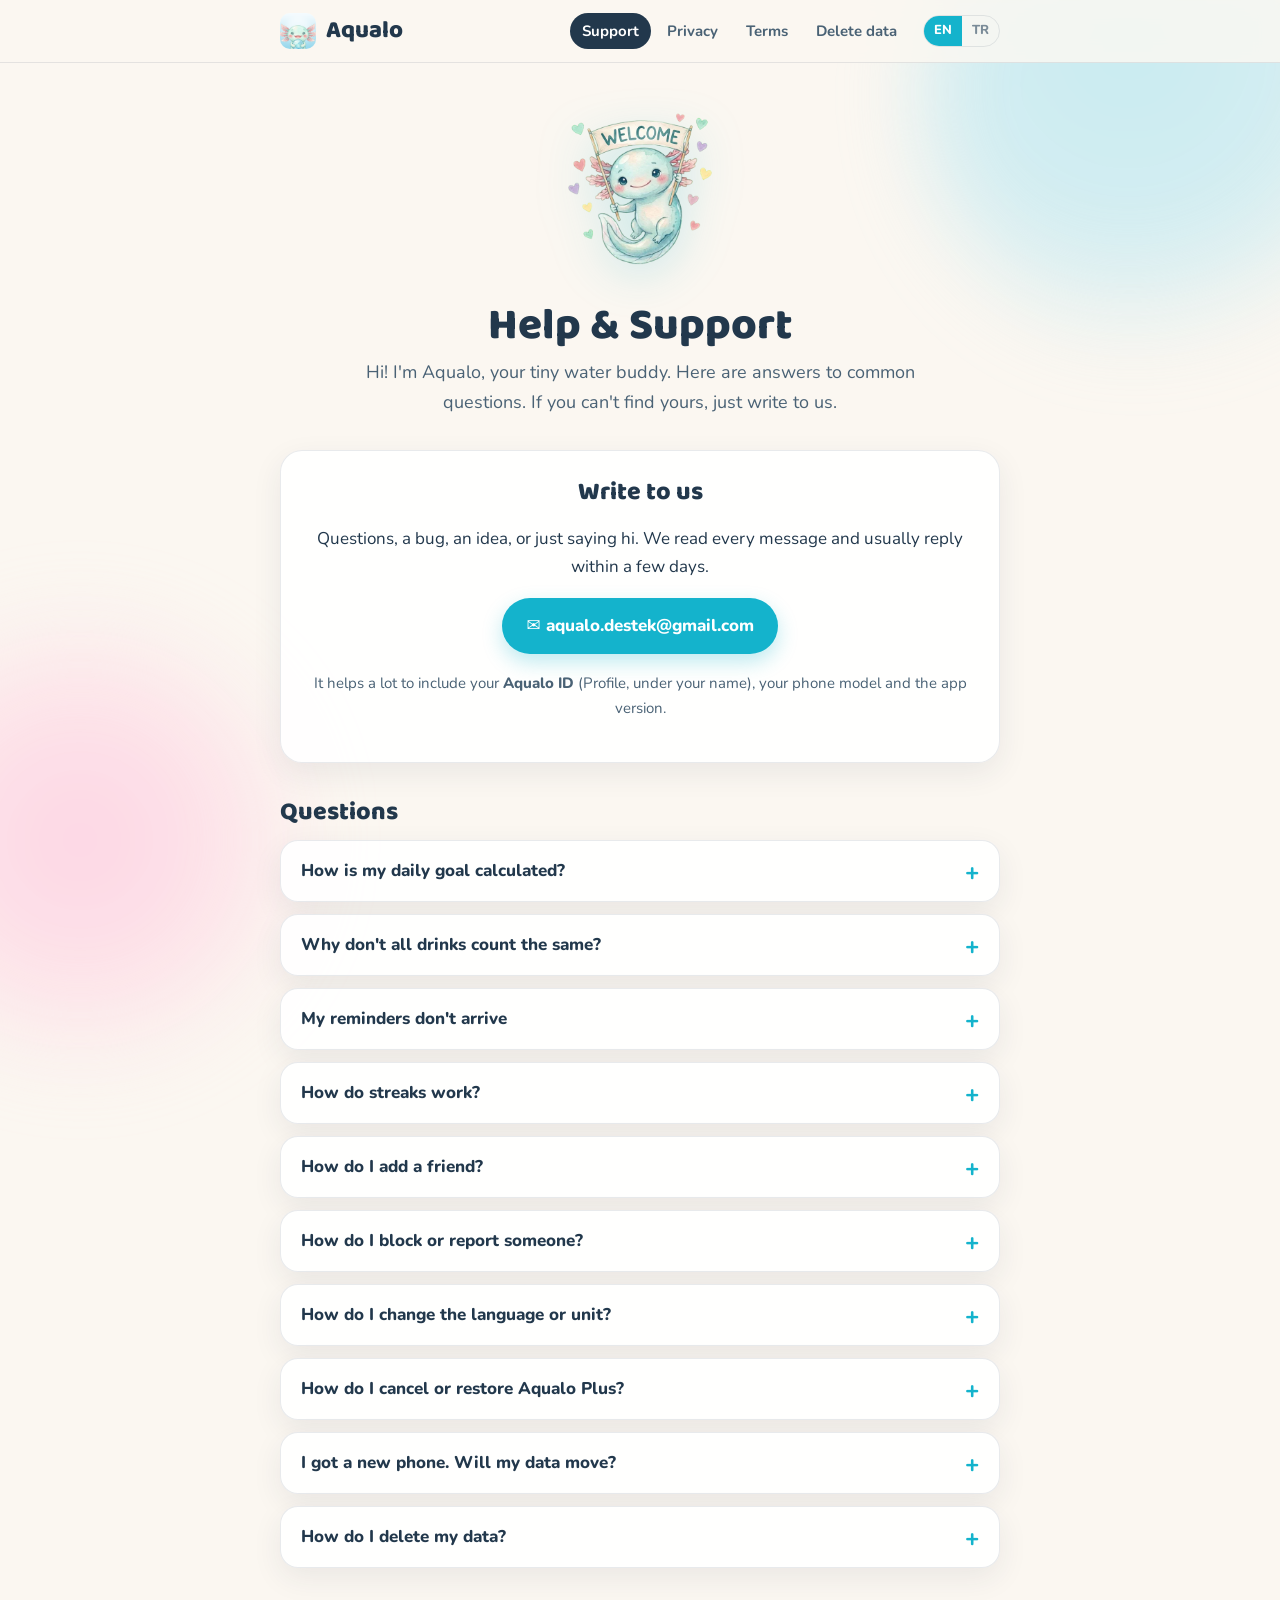
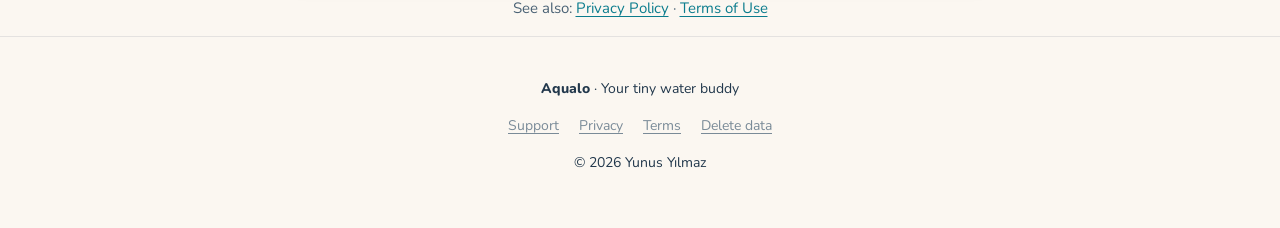
<file: index.html>
<!doctype html>
<html lang="en">
<head>
<meta charset="utf-8">
<meta name="viewport" content="width=device-width, initial-scale=1">
<title>Help &amp; Support · Aqualo</title>
<meta name="description" content="Hi! I&#x27;m Aqualo, your tiny water buddy. Here are answers to common questions. If you can&#x27;t find yours, just write to us.">
<meta name="theme-color" content="#FBF7F1">
<link rel="icon" type="image/png" href="assets/favicon.png">
<link rel="apple-touch-icon" href="assets/apple-touch-icon.png">
<link rel="alternate" hreflang="en" href="https://mmaskedman.github.io/aqualo/">
<link rel="alternate" hreflang="tr" href="https://mmaskedman.github.io/aqualo/tr/">
<link rel="preconnect" href="https://fonts.googleapis.com">
<link rel="preconnect" href="https://fonts.gstatic.com" crossorigin>
<link href="https://fonts.googleapis.com/css2?family=Baloo+2:wght@700;800&family=Nunito:wght@400;700;800&display=swap" rel="stylesheet">
<link rel="stylesheet" href="assets/style.css">
</head>
<body>
<header class="top">
  <div class="wrap">
    <a class="brand" href="./"><img src="assets/icon-96.png" alt="">Aqualo</a>
    <nav class="links"><a href="./" aria-current="page">Support</a><a href="privacy.html">Privacy</a><a href="terms.html">Terms</a><a href="delete.html">Delete data</a></nav>
    <span class="lang"><a href="./" class="on" hreflang="en">EN</a><a href="tr/" class="" hreflang="tr">TR</a></span>
  </div>
</header>
<main class="wrap">
  <section class="hero">
    <img class="mascot" src="assets/mascot-hello.webp" alt="" width="360" height="360">
    <h1>Help &amp; Support</h1>
    <p class="lead">Hi! I&#x27;m Aqualo, your tiny water buddy. Here are answers to common questions. If you can&#x27;t find yours, just write to us.</p>
    
  </section>
<div class="card center">
  <h2>Write to us</h2>
  <p>Questions, a bug, an idea, or just saying hi. We read every message and usually reply within a few days.</p>
  <p><a class="btn" href="mailto:aqualo.destek@gmail.com?subject=Aqualo%20support">✉️ aqualo.destek@gmail.com</a></p>
  <p class="note">It helps a lot to include your <strong>Aqualo ID</strong> (Profile, under your name), your phone model and the app version.</p>
</div>

<h2>Questions</h2>

<details>
  <summary>How is my daily goal calculated?</summary>
  <div>
    <p>Aqualo starts from about 33 ml per kg of body weight and adds a little for an active day (+350 ml) or workouts (+700 ml). On hot or humid days, the weather card may suggest a bit extra for that day only.</p>
    <p>You can change your goal any time: tap <strong>Goal</strong> on the home screen. Your body info is under <strong>Profile → My info</strong>.</p>
  </div>
</details>

<details>
  <summary>Why don't all drinks count the same?</summary>
  <div>
    <p>Each drink has a hydration factor based on how well it hydrates compared with water. Milk-based drinks, for example, count a little more than their volume. Tea and coffee count like water in normal amounts. Tap and hold a drink in the drink list to see its details.</p>
  </div>
</details>

<details>
  <summary>My reminders don't arrive</summary>
  <div>
    <ul>
      <li>Check that notifications are allowed for Aqualo in your phone's settings.</li>
      <li>Focus / Do Not Disturb modes can hide them.</li>
      <li>On Android, battery optimization can stop them. Set Aqualo to "Unrestricted" in the battery settings.</li>
      <li>Open <strong>Profile → Reminders</strong> and check that reminders are on and the hours are right.</li>
    </ul>
  </div>
</details>

<details>
  <summary>How do streaks work?</summary>
  <div>
    <p>Each day you reach your goal adds one day to your streak. If you need a break, <strong>vacation mode</strong> (Aqualo Plus) freezes your streak so it doesn't break. If a streak does break, you may be able to rescue it for a short time.</p>
  </div>
</details>

<details>
  <summary>How do I add a friend?</summary>
  <div>
    <p>Share your <strong>Aqualo ID</strong> (Profile, under your name) with your friend. They go to <strong>Friends → Add</strong> and enter it, then you accept the request. When you both reach your goals on the same day, your mutual streak grows. It starts after 3 days together.</p>
    <p>Friends see only your name, avatar, today's progress as a percentage and your streaks. They don't see how much you drank.</p>
  </div>
</details>

<details>
  <summary>How do I block or report someone?</summary>
  <div>
    <p>In <strong>Friends</strong>, tap the person to open their card and choose <strong>Report</strong> or <strong>Block</strong>. For a friend request, tap <strong>⋯</strong> next to it. Blocking ends the friendship and stops their requests and nudges. After reporting, we ask whether you'd like to block them too. We review reports within 24 hours.</p>
    <p>To unblock someone, go to <strong>Profile → Account → Blocked</strong>.</p>
  </div>
</details>

<details>
  <summary>How do I change the language or unit?</summary>
  <div>
    <p>Go to <strong>Profile → Preferences</strong>. Aqualo speaks English, Turkish, German, Japanese, Korean, French, Portuguese (Brazil), Spanish (Latin America), Italian and Traditional Chinese, and supports ml or oz.</p>
  </div>
</details>

<details>
  <summary>How do I cancel or restore Aqualo Plus?</summary>
  <div>
    <ul>
      <li><strong>iPhone:</strong> Settings → your name → Subscriptions → Aqualo.</li>
      <li><strong>Android:</strong> Google Play → profile picture → Payments &amp; subscriptions → Subscriptions → Aqualo.</li>
    </ul>
    <p>Deleting the app doesn't cancel the subscription. To restore it on a new phone, open the Aqualo Plus screen and tap <strong>Restore</strong>. Refunds are handled by Apple or Google.</p>
  </div>
</details>

<details>
  <summary>I got a new phone. Will my data move?</summary>
  <div>
    <p>Your log is stored on your phone. It moves only if you restore your new phone from a backup of the old one (iCloud or Google). Friends and mutual streaks are on our server. Link Apple or Google in <strong>Profile → Account → Protect your account</strong> on your old phone, then sign in with the same account on the new one to take your friends, streak, today's progress and Plus with you.</p>
  </div>
</details>

<details>
  <summary>How do I delete my data?</summary>
  <div>
    <p>See <a href="delete.html">Delete your data</a>. In short: <strong>Profile → Help → Want to delete your account?</strong> removes everything from our server, and deleting the app removes everything on your phone.</p>
  </div>
</details>

<p class="center note" style="margin-top:28px">See also: <a href="privacy.html">Privacy Policy</a> · <a href="terms.html">Terms of Use</a></p>
</main>
<footer>
  <div class="wrap">
    <p><strong>Aqualo</strong> · Your tiny water buddy</p>
    <p><a href="./">Support</a> <a href="privacy.html">Privacy</a> <a href="terms.html">Terms</a> <a href="delete.html">Delete data</a></p>
    <p>© 2026 Yunus Yılmaz</p>
  </div>
</footer>
</body>
</html>
</file>
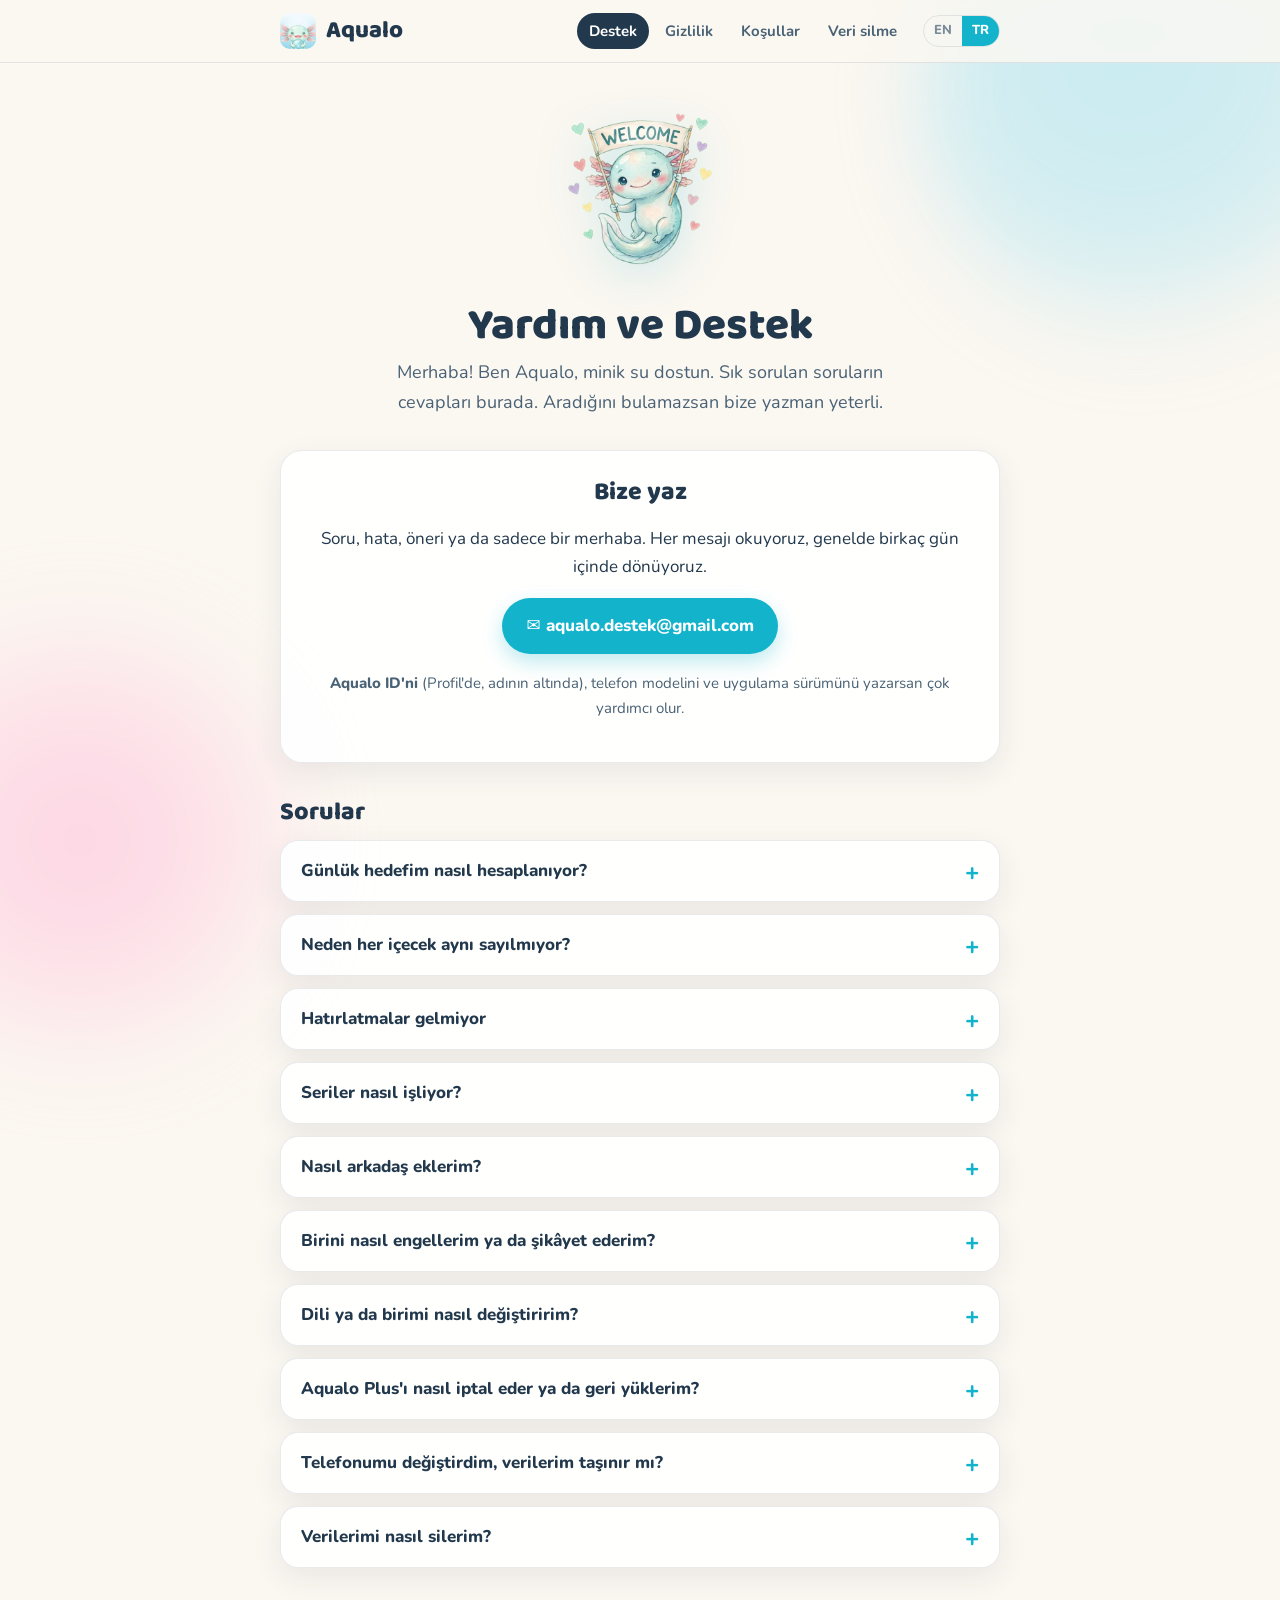
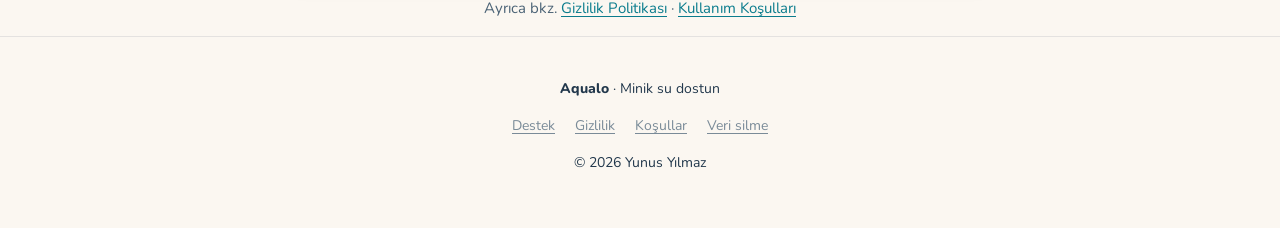
<file: tr/index.html>
<!doctype html>
<html lang="tr">
<head>
<meta charset="utf-8">
<meta name="viewport" content="width=device-width, initial-scale=1">
<title>Yardım ve Destek · Aqualo</title>
<meta name="description" content="Merhaba! Ben Aqualo, minik su dostun. Sık sorulan soruların cevapları burada. Aradığını bulamazsan bize yazman yeterli.">
<meta name="theme-color" content="#FBF7F1">
<link rel="icon" type="image/png" href="../assets/favicon.png">
<link rel="apple-touch-icon" href="../assets/apple-touch-icon.png">
<link rel="alternate" hreflang="en" href="https://mmaskedman.github.io/aqualo/">
<link rel="alternate" hreflang="tr" href="https://mmaskedman.github.io/aqualo/tr/">
<link rel="preconnect" href="https://fonts.googleapis.com">
<link rel="preconnect" href="https://fonts.gstatic.com" crossorigin>
<link href="https://fonts.googleapis.com/css2?family=Baloo+2:wght@700;800&family=Nunito:wght@400;700;800&display=swap" rel="stylesheet">
<link rel="stylesheet" href="../assets/style.css">
</head>
<body>
<header class="top">
  <div class="wrap">
    <a class="brand" href="./"><img src="../assets/icon-96.png" alt="">Aqualo</a>
    <nav class="links"><a href="./" aria-current="page">Destek</a><a href="privacy.html">Gizlilik</a><a href="terms.html">Koşullar</a><a href="delete.html">Veri silme</a></nav>
    <span class="lang"><a href=".././" class="" hreflang="en">EN</a><a href="./" class="on" hreflang="tr">TR</a></span>
  </div>
</header>
<main class="wrap">
  <section class="hero">
    <img class="mascot" src="../assets/mascot-hello.webp" alt="" width="360" height="360">
    <h1>Yardım ve Destek</h1>
    <p class="lead">Merhaba! Ben Aqualo, minik su dostun. Sık sorulan soruların cevapları burada. Aradığını bulamazsan bize yazman yeterli.</p>
    
  </section>
<div class="card center">
  <h2>Bize yaz</h2>
  <p>Soru, hata, öneri ya da sadece bir merhaba. Her mesajı okuyoruz, genelde birkaç gün içinde dönüyoruz.</p>
  <p><a class="btn" href="mailto:aqualo.destek@gmail.com?subject=Aqualo%20destek">✉️ aqualo.destek@gmail.com</a></p>
  <p class="note"><strong>Aqualo ID'ni</strong> (Profil'de, adının altında), telefon modelini ve uygulama sürümünü yazarsan çok yardımcı olur.</p>
</div>

<h2>Sorular</h2>

<details>
  <summary>Günlük hedefim nasıl hesaplanıyor?</summary>
  <div>
    <p>Aqualo, kilogram başına yaklaşık 33 ml ile başlar. Hareketli bir gün için biraz (+350 ml), spor için biraz daha (+700 ml) ekler. Sıcak ya da nemli günlerde hava durumu kartı yalnızca o güne özel biraz fazlasını önerebilir.</p>
    <p>Hedefini istediğin zaman değiştirebilirsin: ana ekranda <strong>Hedef</strong>'e dokun. Vücut bilgilerin <strong>Profil → Bilgilerim</strong>'de.</p>
  </div>
</details>

<details>
  <summary>Neden her içecek aynı sayılmıyor?</summary>
  <div>
    <p>Her içeceğin, suya kıyasla ne kadar iyi susuzluk giderdiğine göre bir hidrasyon katsayısı var. Örneğin sütlü içecekler hacimlerinden biraz fazla sayılır. Çay ve kahve normal miktarlarda su gibi sayılır. Ayrıntıları görmek için içecek listesinde bir içeceğe basılı tut.</p>
  </div>
</details>

<details>
  <summary>Hatırlatmalar gelmiyor</summary>
  <div>
    <ul>
      <li>Telefon ayarlarında Aqualo'nun bildirimlerine izin verildiğinden emin ol.</li>
      <li>Odak / Rahatsız Etme modları bildirimleri gizleyebilir.</li>
      <li>Android'de pil optimizasyonu bildirimleri durdurabilir. Pil ayarlarında Aqualo'yu "Kısıtlamasız" yap.</li>
      <li><strong>Profil → Hatırlatmalar</strong>'da hatırlatmaların açık ve saatlerin doğru olduğunu kontrol et.</li>
    </ul>
  </div>
</details>

<details>
  <summary>Seriler nasıl işliyor?</summary>
  <div>
    <p>Hedefini tutturduğun her gün serine bir gün ekler. Ara vermen gerekirse <strong>tatil modu</strong> (Aqualo Plus) serini dondurur, seri kırılmaz. Seri kırılırsa kısa bir süre içinde kurtarabilirsin.</p>
  </div>
</details>

<details>
  <summary>Nasıl arkadaş eklerim?</summary>
  <div>
    <p><strong>Aqualo ID'ni</strong> (Profil'de, adının altında) arkadaşınla paylaş. O, <strong>Arkadaşlar → Ekle</strong>'ye girip ID'ni yazar, sen de isteği kabul edersin. İkiniz aynı gün hedefini tutturunca ortak seriniz büyür. Ortak seri 3 gün birlikte tutturduktan sonra başlar.</p>
    <p>Arkadaşların yalnızca adını, avatarını, bugünkü ilerlemeni yüzde olarak ve serilerini görür. Kaç ml içtiğini görmez.</p>
  </div>
</details>

<details>
  <summary>Birini nasıl engellerim ya da şikâyet ederim?</summary>
  <div>
    <p><strong>Arkadaşlar</strong>'da kişiye dokunup kartını aç, <strong>Şikâyet et</strong> ya da <strong>Engelle</strong>'yi seç. Gelen bir istek için yanındaki <strong>⋯</strong> düğmesine dokun. Engellemek arkadaşlığı bitirir, isteklerini ve dürtmelerini durdurur. Şikâyetten sonra kişiyi engellemek isteyip istemediğini sorarız. Şikâyetlere 24 saat içinde bakarız.</p>
    <p>Engeli kaldırmak için <strong>Profil → Hesap → Engellenenler</strong>'e git.</p>
  </div>
</details>

<details>
  <summary>Dili ya da birimi nasıl değiştiririm?</summary>
  <div>
    <p><strong>Profil → Tercihler</strong>'e git. Aqualo Türkçe, İngilizce, Almanca, Japonca, Korece, Fransızca, Portekizce (Brezilya), İspanyolca (Latin Amerika), İtalyanca ve Geleneksel Çince konuşur. Birim olarak ml ya da oz seçebilirsin.</p>
  </div>
</details>

<details>
  <summary>Aqualo Plus'ı nasıl iptal eder ya da geri yüklerim?</summary>
  <div>
    <ul>
      <li><strong>iPhone:</strong> Ayarlar → adın → Abonelikler → Aqualo.</li>
      <li><strong>Android:</strong> Google Play → profil resmi → Ödemeler ve abonelikler → Abonelikler → Aqualo.</li>
    </ul>
    <p>Uygulamayı silmek aboneliği iptal etmez. Yeni telefonda geri yüklemek için Aqualo Plus ekranını aç ve <strong>Geri yükle</strong>'ye dokun. İadeleri Apple veya Google yapar.</p>
  </div>
</details>

<details>
  <summary>Telefonumu değiştirdim, verilerim taşınır mı?</summary>
  <div>
    <p>Kayıtların telefonunda saklanır. Yeni telefonu eskisinin yedeğinden (iCloud ya da Google) kurarsan taşınır. Arkadaşların ve ortak serilerin sunucumuzda durur. Eski telefonunda <strong>Profil → Hesap → Hesabını koru</strong>'dan Apple ya da Google'ı bağla, yenisinde aynı hesapla giriş yap: arkadaşların, serin, bugünkü ilerlemen ve Plus'ın da seninle gelir.</p>
  </div>
</details>

<details>
  <summary>Verilerimi nasıl silerim?</summary>
  <div>
    <p><a href="delete.html">Verilerini sil</a> sayfasına bak. Kısaca: <strong>Profil → Yardım → Hesabını silmek mi istiyorsun?</strong> sunucumuzdaki her şeyi siler, uygulamayı silmek de telefonundaki her şeyi siler.</p>
  </div>
</details>

<p class="center note" style="margin-top:28px">Ayrıca bkz. <a href="privacy.html">Gizlilik Politikası</a> · <a href="terms.html">Kullanım Koşulları</a></p>
</main>
<footer>
  <div class="wrap">
    <p><strong>Aqualo</strong> · Minik su dostun</p>
    <p><a href="./">Destek</a> <a href="privacy.html">Gizlilik</a> <a href="terms.html">Koşullar</a> <a href="delete.html">Veri silme</a></p>
    <p>© 2026 Yunus Yılmaz</p>
  </div>
</footer>
</body>
</html>
</file>
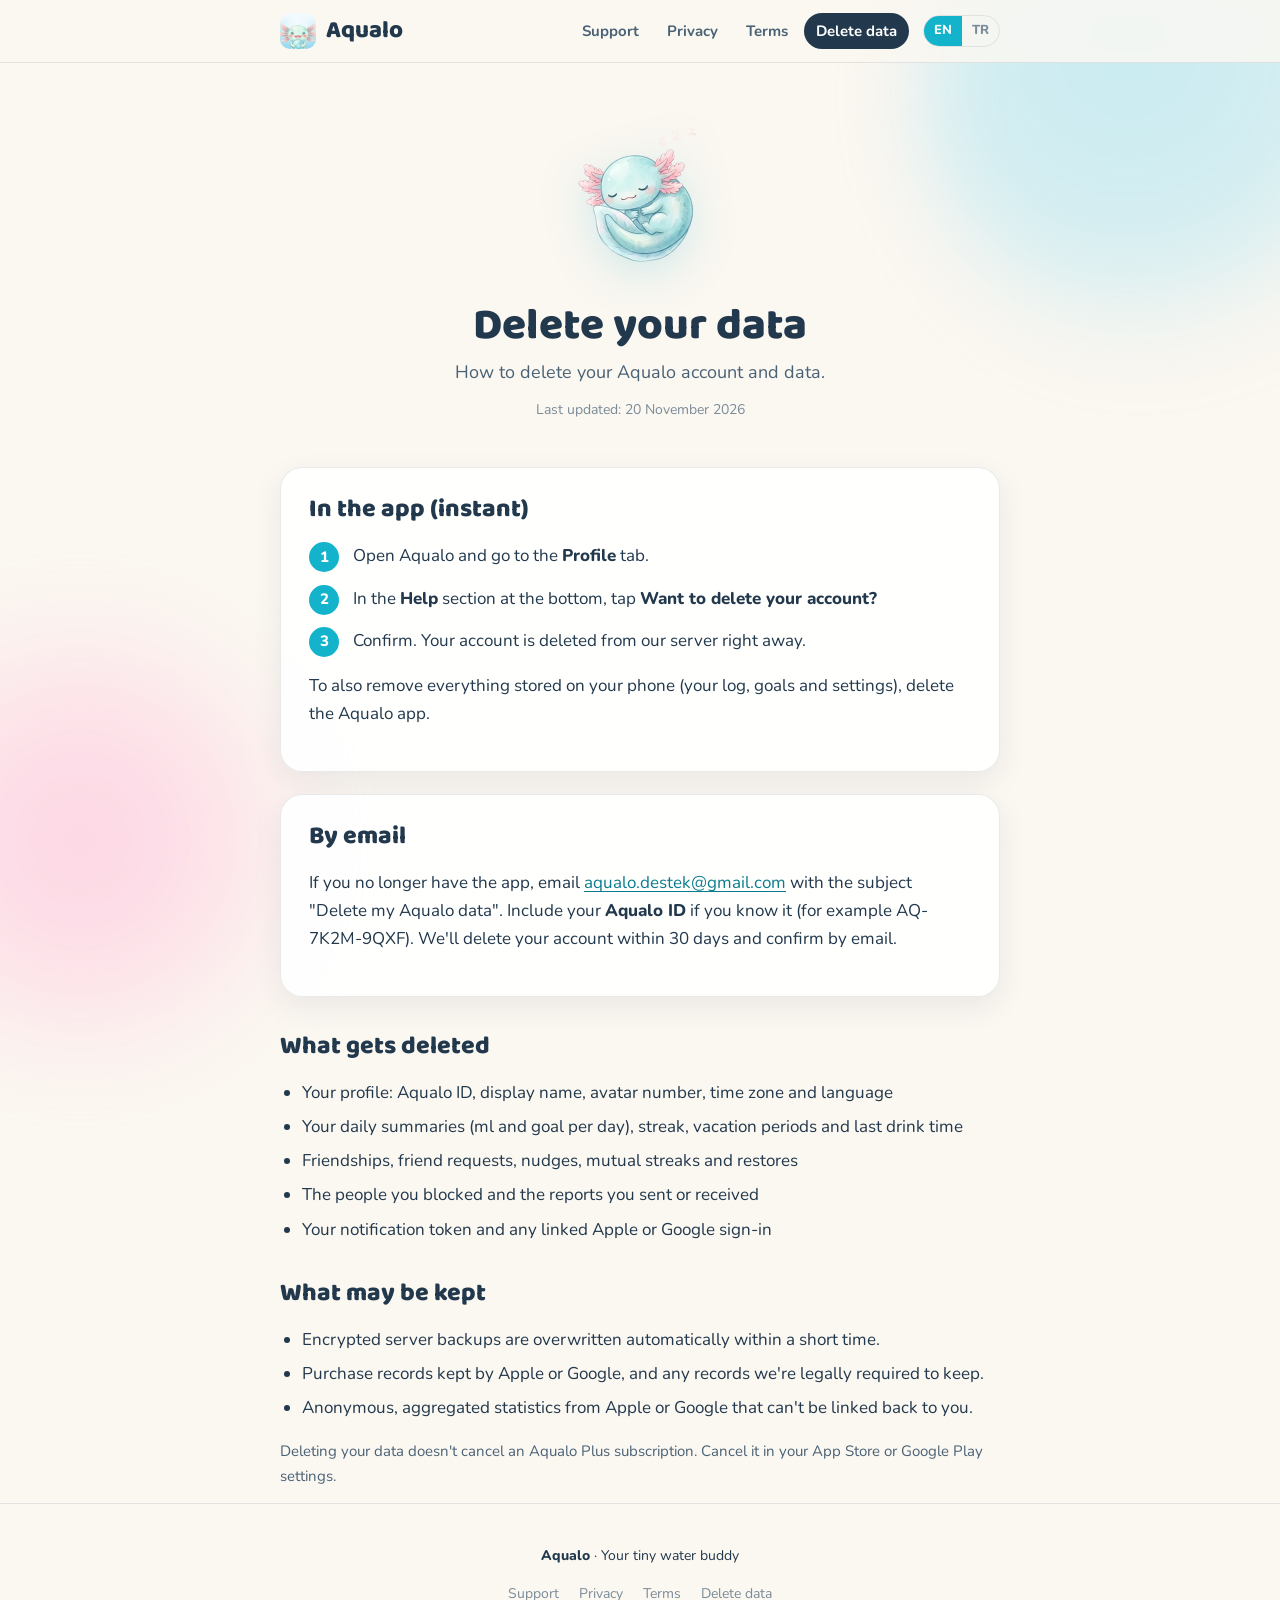
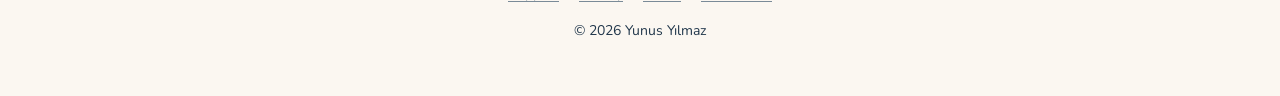
<file: delete.html>
<!doctype html>
<html lang="en">
<head>
<meta charset="utf-8">
<meta name="viewport" content="width=device-width, initial-scale=1">
<title>Delete your data · Aqualo</title>
<meta name="description" content="How to delete your Aqualo account and data.">
<meta name="theme-color" content="#FBF7F1">
<link rel="icon" type="image/png" href="assets/favicon.png">
<link rel="apple-touch-icon" href="assets/apple-touch-icon.png">
<link rel="alternate" hreflang="en" href="https://mmaskedman.github.io/aqualo/delete.html">
<link rel="alternate" hreflang="tr" href="https://mmaskedman.github.io/aqualo/tr/delete.html">
<link rel="preconnect" href="https://fonts.googleapis.com">
<link rel="preconnect" href="https://fonts.gstatic.com" crossorigin>
<link href="https://fonts.googleapis.com/css2?family=Baloo+2:wght@700;800&family=Nunito:wght@400;700;800&display=swap" rel="stylesheet">
<link rel="stylesheet" href="assets/style.css">
</head>
<body>
<header class="top">
  <div class="wrap">
    <a class="brand" href="./"><img src="assets/icon-96.png" alt="">Aqualo</a>
    <nav class="links"><a href="./">Support</a><a href="privacy.html">Privacy</a><a href="terms.html">Terms</a><a href="delete.html" aria-current="page">Delete data</a></nav>
    <span class="lang"><a href="delete.html" class="on" hreflang="en">EN</a><a href="tr/delete.html" class="" hreflang="tr">TR</a></span>
  </div>
</header>
<main class="wrap">
  <section class="hero">
    <img class="mascot" src="assets/mascot-sleep.webp" alt="" width="360" height="360">
    <h1>Delete your data</h1>
    <p class="lead">How to delete your Aqualo account and data.</p>
    <p class="updated">Last updated: 20 November 2026</p>
  </section>
<div class="card">
  <h2>In the app (instant)</h2>
  <ol class="steps">
    <li>Open Aqualo and go to the <strong>Profile</strong> tab.</li>
    <li>In the <strong>Help</strong> section at the bottom, tap <strong>Want to delete your account?</strong></li>
    <li>Confirm. Your account is deleted from our server right away.</li>
  </ol>
  <p>To also remove everything stored on your phone (your log, goals and settings), delete the Aqualo app.</p>
</div>

<div class="card">
  <h2>By email</h2>
  <p>If you no longer have the app, email <a href="mailto:aqualo.destek@gmail.com?subject=Delete%20my%20Aqualo%20data">aqualo.destek@gmail.com</a> with the subject "Delete my Aqualo data". Include your <strong>Aqualo ID</strong> if you know it (for example AQ-7K2M-9QXF). We'll delete your account within 30 days and confirm by email.</p>
</div>

<h2>What gets deleted</h2>
<ul>
  <li>Your profile: Aqualo ID, display name, avatar number, time zone and language</li>
  <li>Your daily summaries (ml and goal per day), streak, vacation periods and last drink time</li>
  <li>Friendships, friend requests, nudges, mutual streaks and restores</li>
  <li>The people you blocked and the reports you sent or received</li>
  <li>Your notification token and any linked Apple or Google sign-in</li>
</ul>

<h2>What may be kept</h2>
<ul>
  <li>Encrypted server backups are overwritten automatically within a short time.</li>
  <li>Purchase records kept by Apple or Google, and any records we're legally required to keep.</li>
  <li>Anonymous, aggregated statistics from Apple or Google that can't be linked back to you.</li>
</ul>
<p class="note">Deleting your data doesn't cancel an Aqualo Plus subscription. Cancel it in your App Store or Google Play settings.</p>
</main>
<footer>
  <div class="wrap">
    <p><strong>Aqualo</strong> · Your tiny water buddy</p>
    <p><a href="./">Support</a> <a href="privacy.html">Privacy</a> <a href="terms.html">Terms</a> <a href="delete.html">Delete data</a></p>
    <p>© 2026 Yunus Yılmaz</p>
  </div>
</footer>
</body>
</html>
</file>
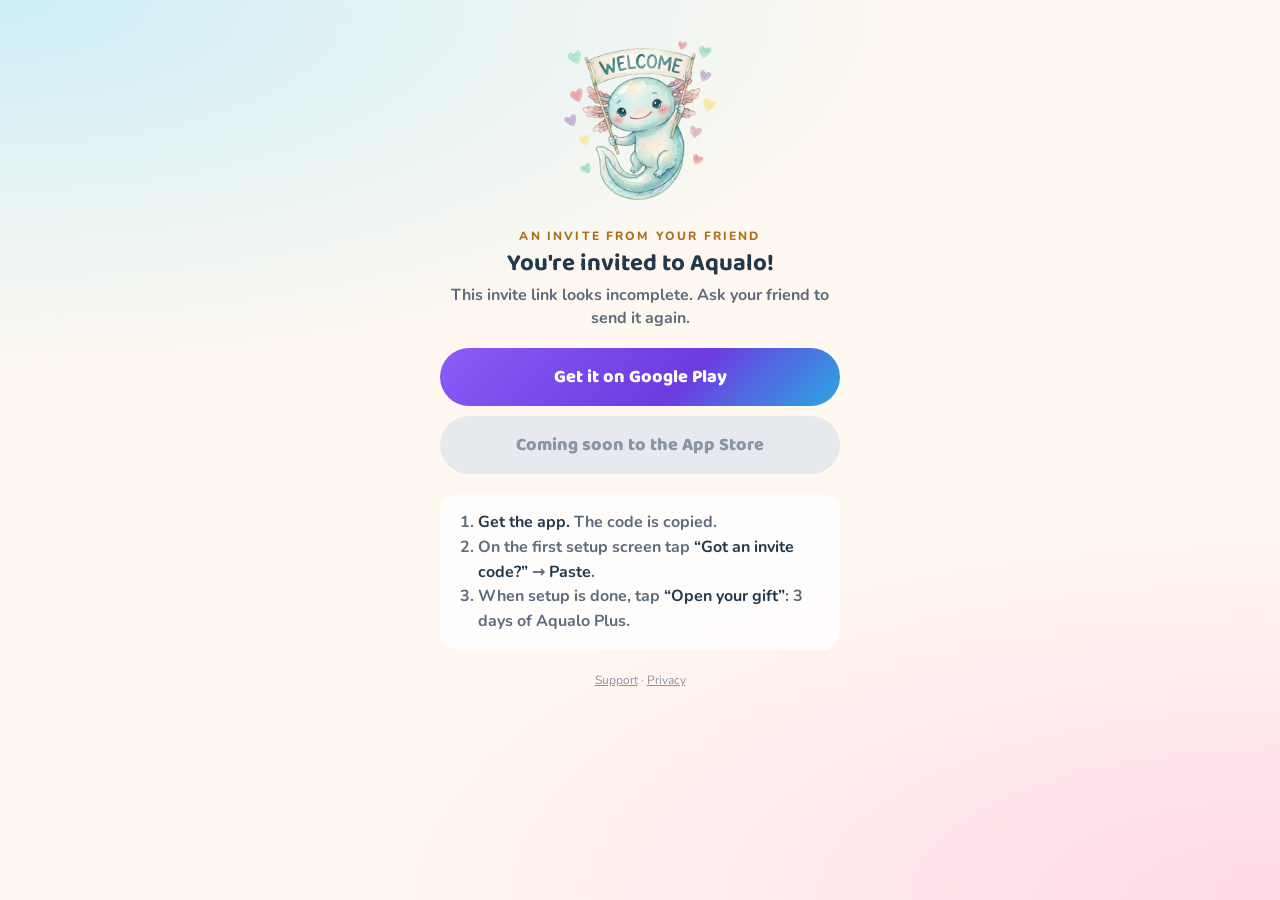
<file: invite.html>
<!doctype html>
<html lang="tr">
<head>
<meta charset="utf-8">
<meta name="viewport" content="width=device-width, initial-scale=1">
<title>Aqualo · Davet</title>
<meta name="description" content="Arkadaşın seni Aqualo'ya davet etti. İkinize de 3 gün Aqualo Plus hediye.">
<meta property="og:title" content="Aqualo'ya davetlisin">
<meta property="og:description" content="Birlikte su içelim! İkimize de 3 gün Aqualo Plus hediye.">
<meta property="og:image" content="https://mmaskedman.github.io/aqualo/assets/mascot-hello.webp">
<meta name="theme-color" content="#FBF7F1">
<link rel="icon" type="image/png" href="assets/favicon.png">
<link rel="apple-touch-icon" href="assets/apple-touch-icon.png">
<link rel="preconnect" href="https://fonts.googleapis.com">
<link rel="preconnect" href="https://fonts.gstatic.com" crossorigin>
<link href="https://fonts.googleapis.com/css2?family=Baloo+2:wght@700;800&family=Nunito:wght@400;700;800&display=swap" rel="stylesheet">
<style>
  :root { --ink:#22384C; --muted:#5E6B7A; --gold:#F2A93B; --gold2:#E58A1F; --paper:#FFF8F0; --teal:#0B8293; }
  * { box-sizing:border-box; }
  html { background: var(--paper); }
  body { margin:0; font-family:Nunito, system-ui, sans-serif; color:var(--ink); min-height:100vh;
    background: radial-gradient(120% 70% at 0% 0%, #CDEFF8 0%, rgba(205,239,248,0) 60%),
                radial-gradient(120% 70% at 100% 100%, #FFD9E8 0%, rgba(255,217,232,0) 60%), var(--paper); }
  main { max-width:440px; margin:0 auto; padding:28px 20px 36px; text-align:center; }
  .mascot { width:190px; height:190px; object-fit:contain; margin:4px auto 0; display:block; }
  .kicker { font-weight:800; letter-spacing:.18em; font-size:12px; color:#B0701A; margin-top:6px; }
  h1 { font-family:'Baloo 2', sans-serif; font-size:30px; line-height:1.15; margin:6px 0 6px; }
  p.lead { font-size:16px; line-height:1.45; color:var(--muted); font-weight:700; margin:0 0 18px; }
  .ticket { position:relative; margin:0 auto 14px; padding:16px 18px 14px; border-radius:20px; border:2px solid #fff;
    background: linear-gradient(135deg, #FFE7A3, #F6C453 55%, #E9A23B); box-shadow:0 8px 18px rgba(176,112,26,.22); }
  .ticket:before, .ticket:after { content:''; position:absolute; top:50%; width:18px; height:18px; margin-top:-9px; border-radius:50%; background:var(--paper); }
  .ticket:before { left:-10px; } .ticket:after { right:-10px; }
  .ticket .lbl { color:#fff; font-weight:800; font-size:12px; letter-spacing:.14em; text-shadow:0 1px 3px rgba(176,112,26,.45); }
  .code { font-family:'Baloo 2', sans-serif; font-size:34px; letter-spacing:.06em; color:#fff; text-shadow:0 2px 6px rgba(176,112,26,.5); margin:2px 0 6px; }
  .copy { border:0; background:#fff; color:#A9690F; font:800 15px Nunito, sans-serif; padding:10px 18px; border-radius:999px; cursor:pointer; }
  .copy.done { background:#22B98F; color:#fff; }
  .btn { display:block; width:100%; margin:10px 0 0; padding:15px 18px; border-radius:999px; font:800 18px 'Baloo 2', sans-serif; text-decoration:none; color:#fff; border:0; cursor:pointer; }
  .btn.open { background: linear-gradient(135deg, #0FA3BD, #0A6F85); }
  .btn.play { background: linear-gradient(135deg, #8B5CF6, #6D3BE0 60%, #2BA8E0); }
  .btn.ios { background:#E6E9EE; color:#8A96A3; cursor:default; }
  ol { text-align:left; margin:20px 0 0; padding:16px 18px 16px 38px; background:rgba(255,255,255,.75); border-radius:18px; line-height:1.55; font-weight:700; color:var(--muted); }
  ol b { color:var(--ink); }
  .bad h1 { font-size:24px; }
  footer { margin-top:22px; font-size:12px; color:#8A96A3; }
  footer a { color:#8A96A3; }
</style>
</head>
<body>
<main id="m">
  <img class="mascot" src="assets/mascot-hello.webp" alt="">
  <div class="kicker" data-t="kicker"></div>
  <h1 data-t="title"></h1>
  <p class="lead" data-t="lead"></p>

  <div class="ticket" id="ticket">
    <div class="lbl" data-t="codeLbl"></div>
    <div class="code" id="code">AQ-····-····</div>
    <button class="copy" id="copy" data-t="copy"></button>
  </div>

  <a class="btn open" id="open" data-t="open"></a>
  <a class="btn play" id="play" data-t="play"></a>
  <span class="btn ios" data-t="ios"></span>

  <ol>
    <li data-t="s1"></li>
    <li data-t="s2"></li>
    <li data-t="s3"></li>
  </ol>
  <footer><a href="./" data-t="support"></a> · <a href="privacy.html" data-t="privacy"></a></footer>
</main>
<script>
(function () {
  var q = new URLSearchParams(location.search);
  var tr = (q.get('l') || navigator.language || '').toLowerCase().indexOf('tr') === 0;
  var T = tr ? {
    kicker: 'ARKADAŞINDAN DAVET', title: "Aqualo'ya davetlisin!",
    lead: 'Birlikte su içelim. Bu kodla katıl, ikinize de 3 gün Aqualo Plus hediye.',
    codeLbl: 'DAVET KODUN', copy: 'Kodu kopyala', copied: 'Kopyalandı ✓',
    open: 'Aqualo zaten bende: uygulamada aç', play: "Google Play'den indir", ios: "App Store'da yakında",
    s1: "<b>Uygulamayı indir.</b> Kod kopyalanır.",
    s2: "Kurulumun ilk ekranında <b>“Davet kodun var mı?”</b> → <b>Yapıştır</b>.",
    s3: "Kurulum bitince <b>“Hediyeni aç”</b>: 3 gün Aqualo Plus senin.",
    bad: 'Bu davet bağlantısı eksik görünüyor. Arkadaşından yeniden göndermesini iste.',
    support: 'Destek', privacy: 'Gizlilik'
  } : {
    kicker: 'AN INVITE FROM YOUR FRIEND', title: "You're invited to Aqualo!",
    lead: "Let's drink water together. Join with this code and you both get 3 days of Aqualo Plus.",
    codeLbl: 'YOUR INVITE CODE', copy: 'Copy code', copied: 'Copied ✓',
    open: 'I already have Aqualo: open the app', play: 'Get it on Google Play', ios: 'Coming soon to the App Store',
    s1: '<b>Get the app.</b> The code is copied.',
    s2: 'On the first setup screen tap <b>“Got an invite code?”</b> → <b>Paste</b>.',
    s3: 'When setup is done, tap <b>“Open your gift”</b>: 3 days of Aqualo Plus.',
    bad: 'This invite link looks incomplete. Ask your friend to send it again.',
    support: 'Support', privacy: 'Privacy'
  };
  document.documentElement.lang = tr ? 'tr' : 'en';
  document.querySelectorAll('[data-t]').forEach(function (el) { el.innerHTML = T[el.getAttribute('data-t')] || ''; });

  var raw = (q.get('c') || '').toUpperCase().replace(/[^A-Z0-9]/g, '');
  if (raw.indexOf('AQ') === 0) raw = raw.slice(2);
  var ok = /^[A-HJKMNP-Z2-9]{8}$/.test(raw);
  var code = ok ? 'AQ-' + raw.slice(0, 4) + '-' + raw.slice(4) : '';
  var PKG = 'com.yunes.aqualo';
  var play = 'https://play.google.com/store/apps/details?id=' + PKG + (ok ? '&referrer=' + encodeURIComponent('invite=' + code) : '');
  var android = /android/i.test(navigator.userAgent);

  if (!ok) {
    document.getElementById('m').classList.add('bad');
    document.querySelector('[data-t=lead]').innerHTML = T.bad;
    document.getElementById('ticket').style.display = 'none';
    document.getElementById('open').style.display = 'none';
  } else {
    document.getElementById('code').textContent = code;
  }

  function copy(done) {
    if (!ok) { if (done) done(); return; }
    var b = document.getElementById('copy');
    var fin = function () { b.textContent = T.copied; b.classList.add('done'); if (done) done(); };
    try {
      navigator.clipboard.writeText(code).then(fin, function () { legacy(); fin(); });
    } catch (e) { legacy(); fin(); }
  }
  function legacy() {
    var t = document.createElement('textarea'); t.value = code; document.body.appendChild(t);
    t.select(); try { document.execCommand('copy'); } catch (e) {} document.body.removeChild(t);
  }
  document.getElementById('copy').onclick = function () { copy(); };

  var openBtn = document.getElementById('open');
  openBtn.href = android
    ? 'intent://invite?c=' + encodeURIComponent(code) + '#Intent;scheme=aqualo;package=' + PKG + ';S.browser_fallback_url=' + encodeURIComponent(play) + ';end'
    : 'aqualo://invite?c=' + encodeURIComponent(code);

  var playBtn = document.getElementById('play');
  playBtn.href = play;
  playBtn.onclick = function (e) { e.preventDefault(); copy(function () { location.href = play; }); };
})();
</script>
</body>
</html>
</file>
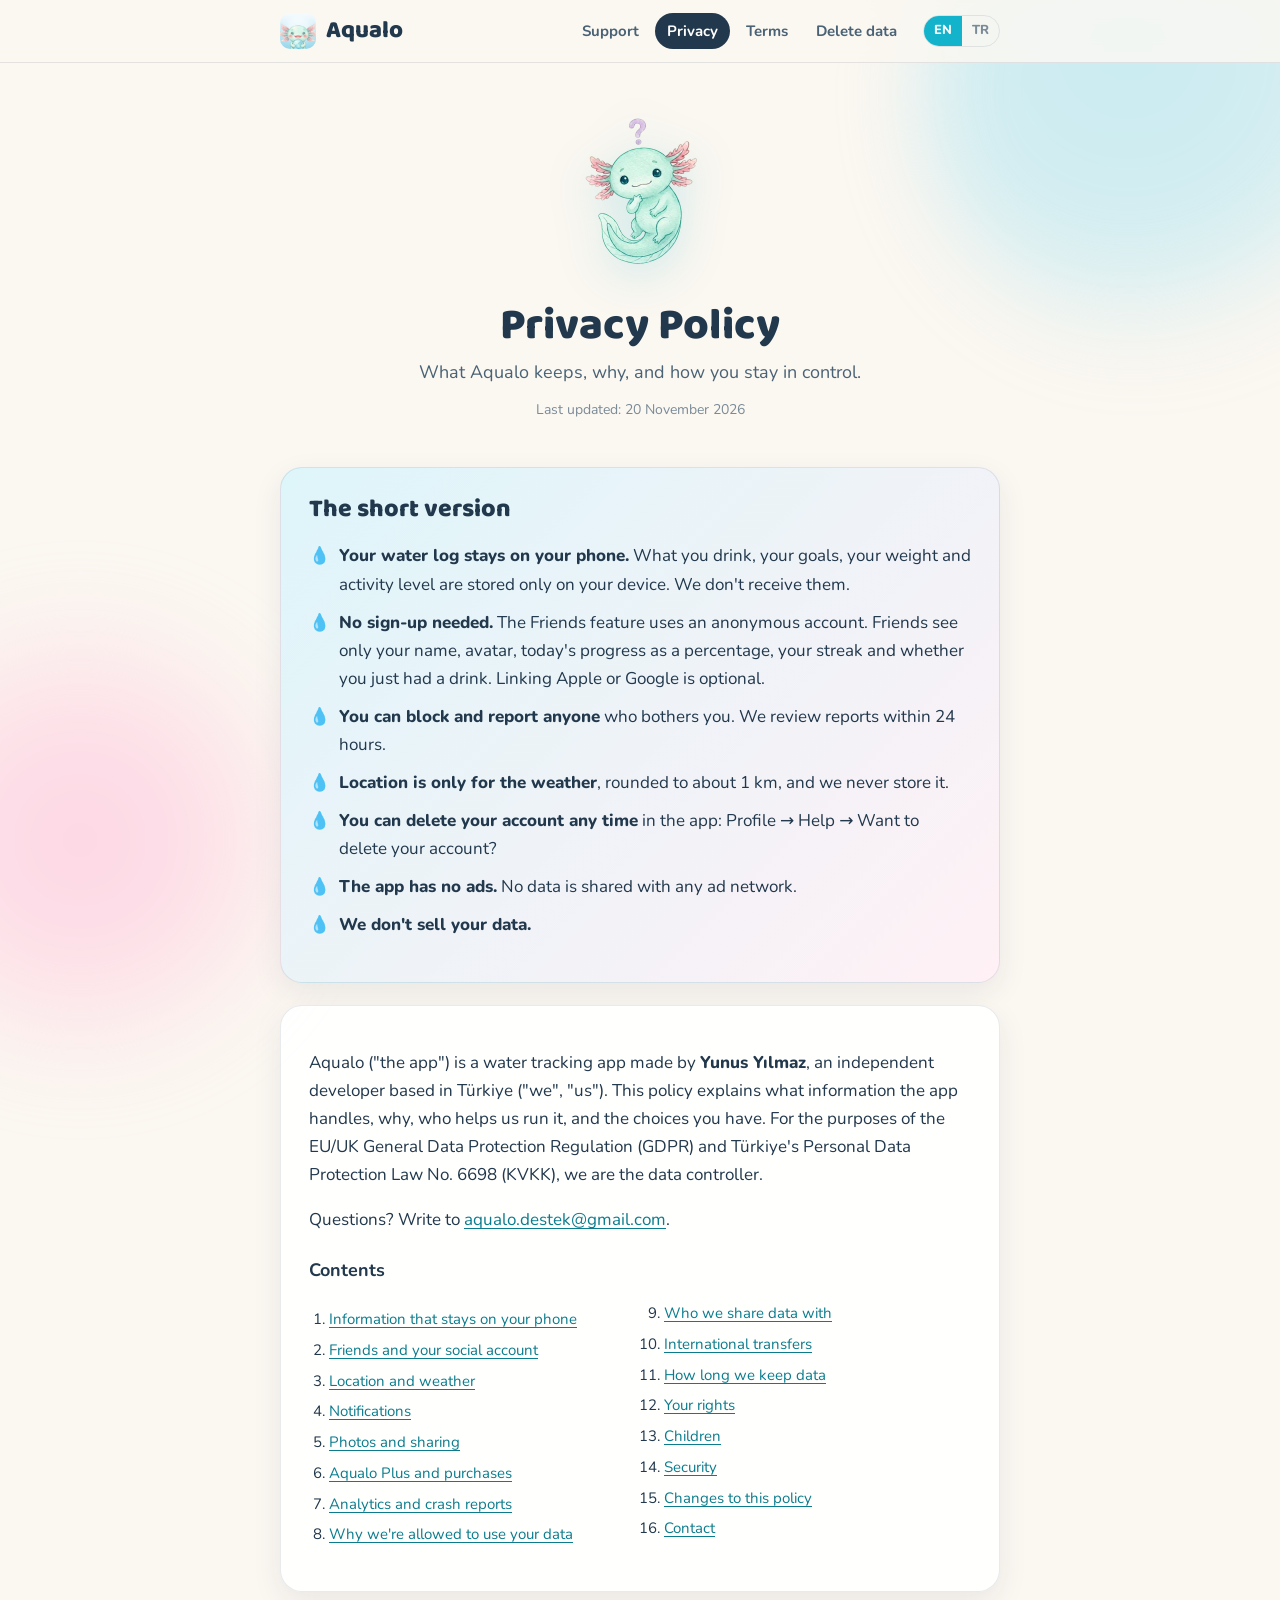
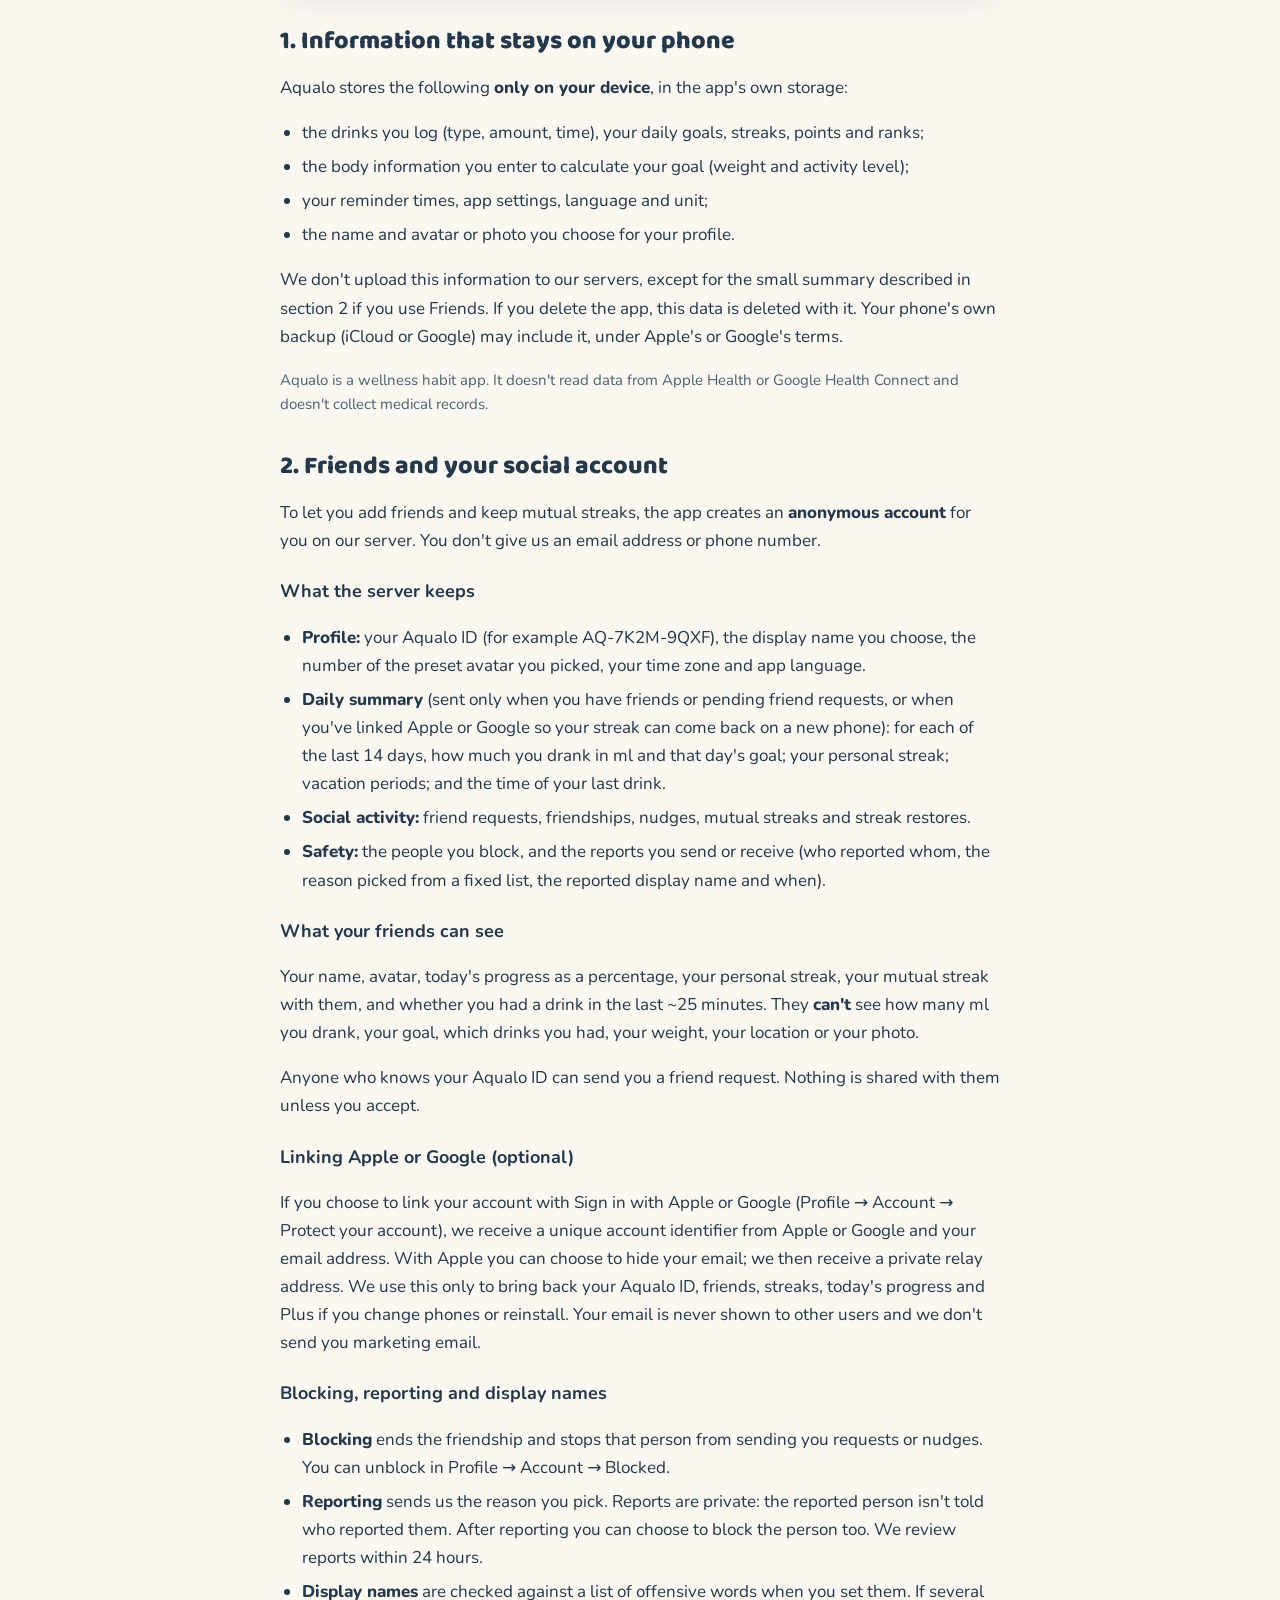
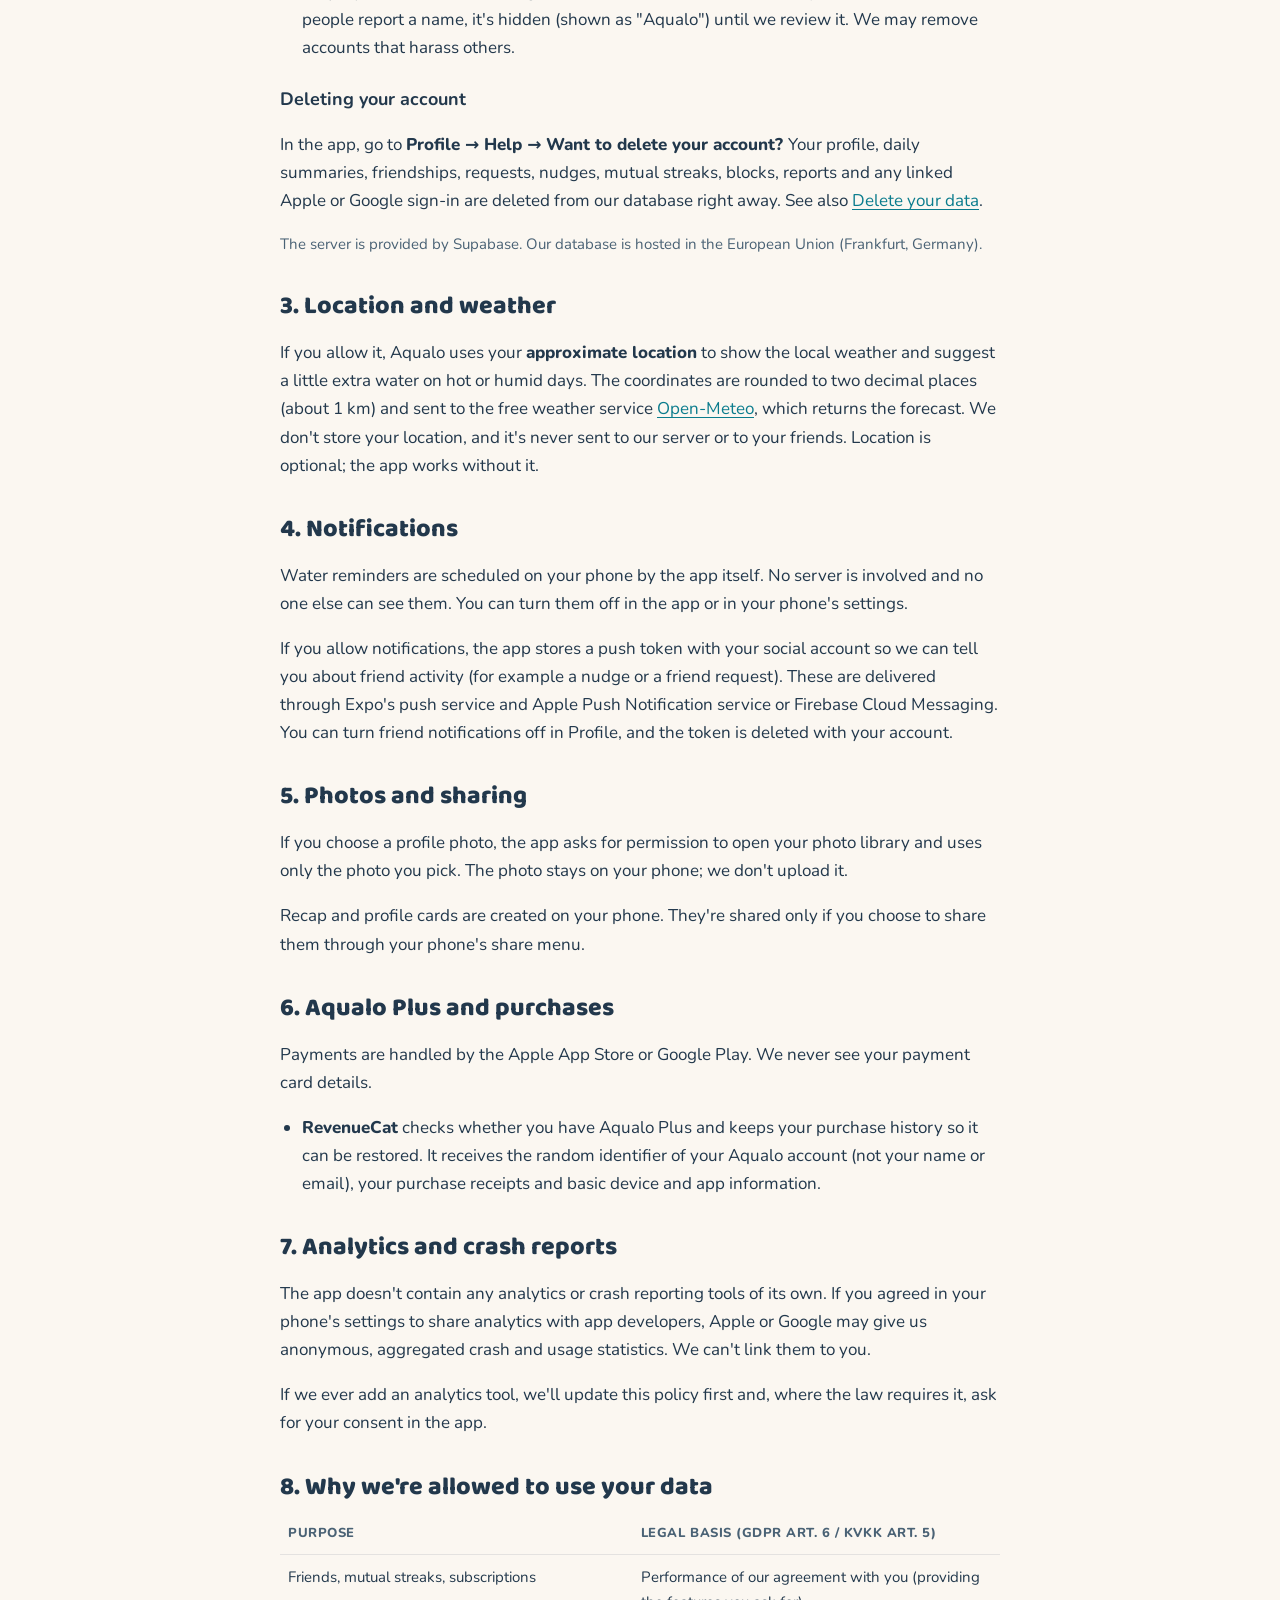
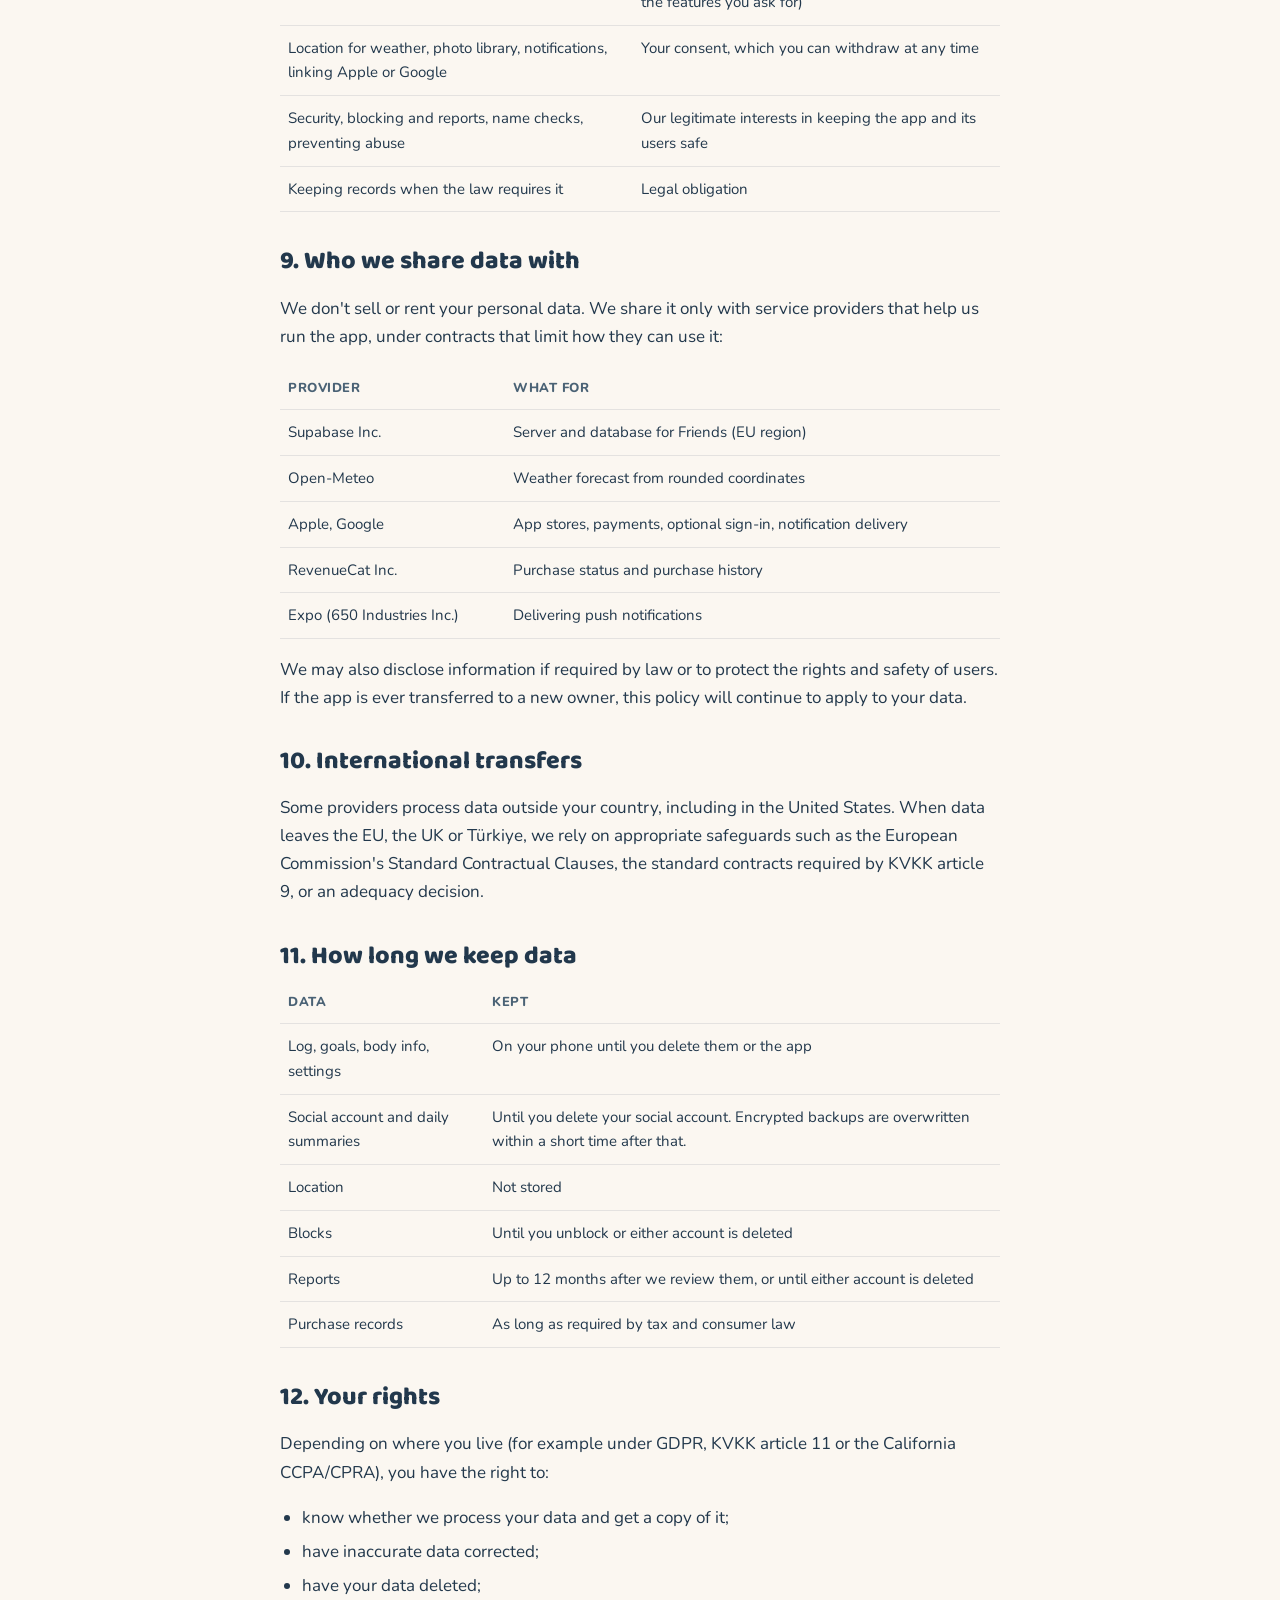
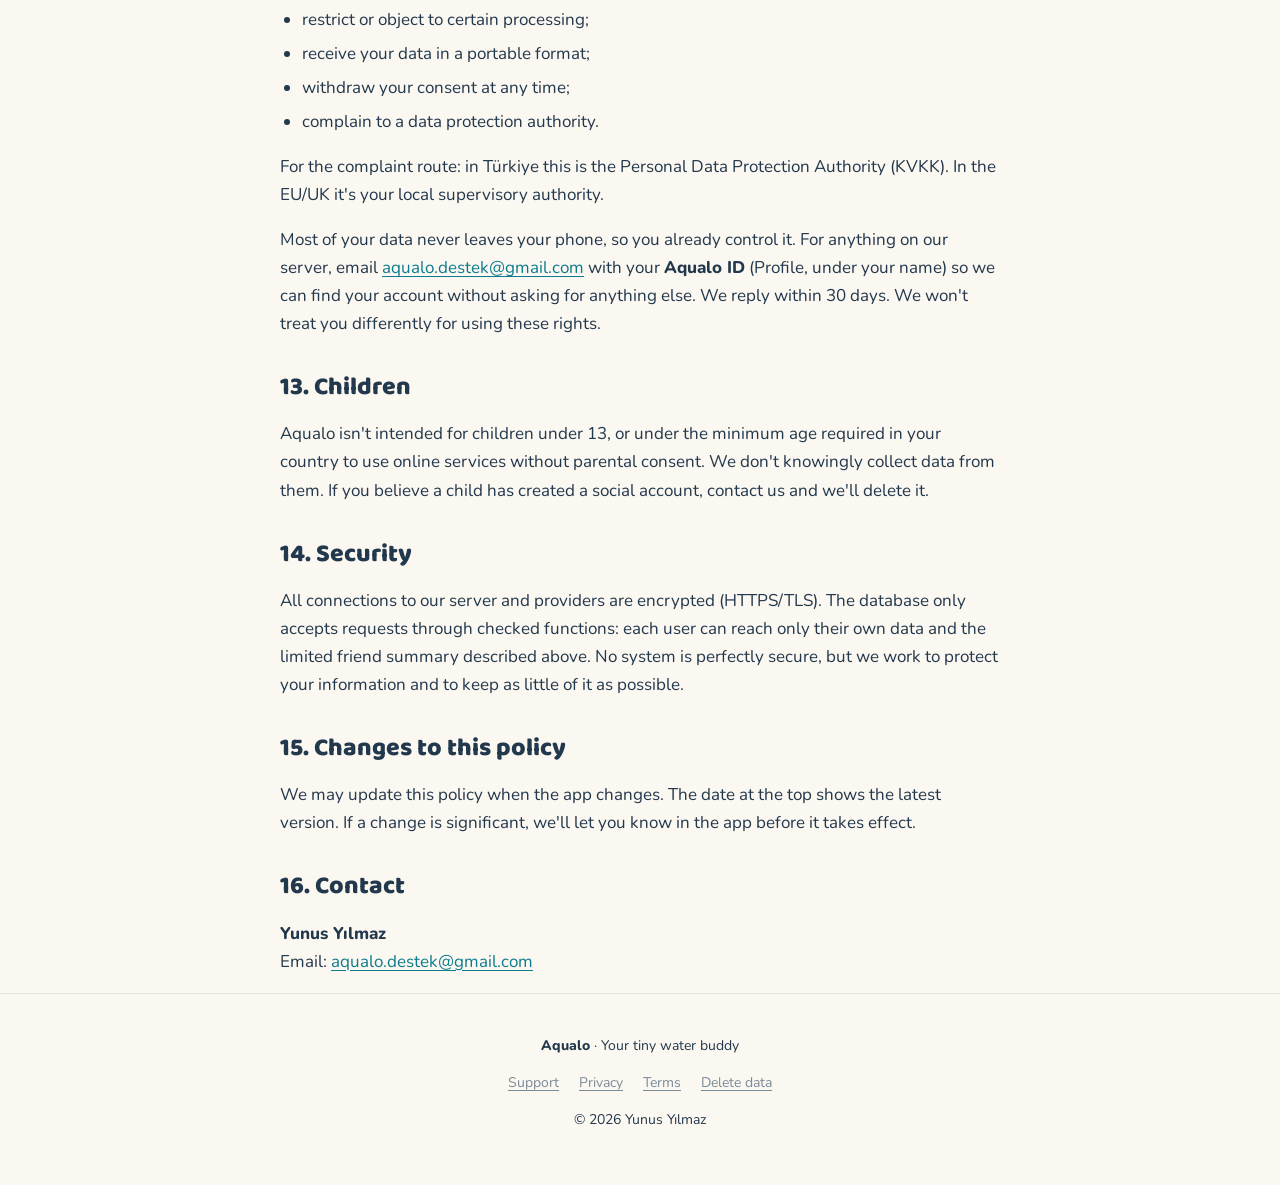
<file: privacy.html>
<!doctype html>
<html lang="en">
<head>
<meta charset="utf-8">
<meta name="viewport" content="width=device-width, initial-scale=1">
<title>Privacy Policy · Aqualo</title>
<meta name="description" content="What Aqualo keeps, why, and how you stay in control.">
<meta name="theme-color" content="#FBF7F1">
<link rel="icon" type="image/png" href="assets/favicon.png">
<link rel="apple-touch-icon" href="assets/apple-touch-icon.png">
<link rel="alternate" hreflang="en" href="https://mmaskedman.github.io/aqualo/privacy.html">
<link rel="alternate" hreflang="tr" href="https://mmaskedman.github.io/aqualo/tr/privacy.html">
<link rel="preconnect" href="https://fonts.googleapis.com">
<link rel="preconnect" href="https://fonts.gstatic.com" crossorigin>
<link href="https://fonts.googleapis.com/css2?family=Baloo+2:wght@700;800&family=Nunito:wght@400;700;800&display=swap" rel="stylesheet">
<link rel="stylesheet" href="assets/style.css">
</head>
<body>
<header class="top">
  <div class="wrap">
    <a class="brand" href="./"><img src="assets/icon-96.png" alt="">Aqualo</a>
    <nav class="links"><a href="./">Support</a><a href="privacy.html" aria-current="page">Privacy</a><a href="terms.html">Terms</a><a href="delete.html">Delete data</a></nav>
    <span class="lang"><a href="privacy.html" class="on" hreflang="en">EN</a><a href="tr/privacy.html" class="" hreflang="tr">TR</a></span>
  </div>
</header>
<main class="wrap">
  <section class="hero">
    <img class="mascot" src="assets/mascot-curious.webp" alt="" width="360" height="360">
    <h1>Privacy Policy</h1>
    <p class="lead">What Aqualo keeps, why, and how you stay in control.</p>
    <p class="updated">Last updated: 20 November 2026</p>
  </section>
<div class="card summary">
  <h2>The short version</h2>
  <ul>
    <li><strong>Your water log stays on your phone.</strong> What you drink, your goals, your weight and activity level are stored only on your device. We don't receive them.</li>
    <li><strong>No sign-up needed.</strong> The Friends feature uses an anonymous account. Friends see only your name, avatar, today's progress as a percentage, your streak and whether you just had a drink. Linking Apple or Google is optional.</li>
    <li><strong>You can block and report anyone</strong> who bothers you. We review reports within 24 hours.</li>
    <li><strong>Location is only for the weather</strong>, rounded to about 1 km, and we never store it.</li>
    <li><strong>You can delete your account any time</strong> in the app: Profile → Help → Want to delete your account?</li>
    <li><strong>The app has no ads.</strong> No data is shared with any ad network.</li>
    <li><strong>We don't sell your data.</strong></li>
  </ul>
</div>

<div class="card">
<p>Aqualo ("the app") is a water tracking app made by <strong>Yunus Yılmaz</strong>, an independent developer based in Türkiye ("we", "us"). This policy explains what information the app handles, why, who helps us run it, and the choices you have. For the purposes of the EU/UK General Data Protection Regulation (GDPR) and Türkiye's Personal Data Protection Law No. 6698 (KVKK), we are the data controller.</p>
<p>Questions? Write to <a href="mailto:aqualo.destek@gmail.com">aqualo.destek@gmail.com</a>.</p>

<h3>Contents</h3>
<ol class="toc">
  <li><a href="#device">Information that stays on your phone</a></li>
  <li><a href="#friends">Friends and your social account</a></li>
  <li><a href="#location">Location and weather</a></li>
  <li><a href="#notifications">Notifications</a></li>
  <li><a href="#photos">Photos and sharing</a></li>
  <li><a href="#purchases">Aqualo Plus and purchases</a></li>
  <li><a href="#analytics">Analytics and crash reports</a></li>
  <li><a href="#bases">Why we're allowed to use your data</a></li>
  <li><a href="#sharing">Who we share data with</a></li>
  <li><a href="#transfers">International transfers</a></li>
  <li><a href="#retention">How long we keep data</a></li>
  <li><a href="#rights">Your rights</a></li>
  <li><a href="#children">Children</a></li>
  <li><a href="#security">Security</a></li>
  <li><a href="#changes">Changes to this policy</a></li>
  <li><a href="#contact">Contact</a></li>
</ol>
</div>

<h2 id="device">1. Information that stays on your phone</h2>
<p>Aqualo stores the following <strong>only on your device</strong>, in the app's own storage:</p>
<ul>
  <li>the drinks you log (type, amount, time), your daily goals, streaks, points and ranks;</li>
  <li>the body information you enter to calculate your goal (weight and activity level);</li>
  <li>your reminder times, app settings, language and unit;</li>
  <li>the name and avatar or photo you choose for your profile.</li>
</ul>
<p>We don't upload this information to our servers, except for the small summary described in section 2 if you use Friends. If you delete the app, this data is deleted with it. Your phone's own backup (iCloud or Google) may include it, under Apple's or Google's terms.</p>
<p class="note">Aqualo is a wellness habit app. It doesn't read data from Apple Health or Google Health Connect and doesn't collect medical records.</p>

<h2 id="friends">2. Friends and your social account</h2>
<p>To let you add friends and keep mutual streaks, the app creates an <strong>anonymous account</strong> for you on our server. You don't give us an email address or phone number.</p>
<h3>What the server keeps</h3>
<ul>
  <li><strong>Profile:</strong> your Aqualo ID (for example AQ-7K2M-9QXF), the display name you choose, the number of the preset avatar you picked, your time zone and app language.</li>
  <li><strong>Daily summary</strong> (sent only when you have friends or pending friend requests, or when you've linked Apple or Google so your streak can come back on a new phone): for each of the last 14 days, how much you drank in ml and that day's goal; your personal streak; vacation periods; and the time of your last drink.</li>
  <li><strong>Social activity:</strong> friend requests, friendships, nudges, mutual streaks and streak restores.</li>
  <li><strong>Safety:</strong> the people you block, and the reports you send or receive (who reported whom, the reason picked from a fixed list, the reported display name and when).</li>
</ul>
<h3>What your friends can see</h3>
<p>Your name, avatar, today's progress as a percentage, your personal streak, your mutual streak with them, and whether you had a drink in the last ~25 minutes. They <strong>can't</strong> see how many ml you drank, your goal, which drinks you had, your weight, your location or your photo.</p>
<p>Anyone who knows your Aqualo ID can send you a friend request. Nothing is shared with them unless you accept.</p>
<h3>Linking Apple or Google (optional)</h3>
<p>If you choose to link your account with Sign in with Apple or Google (Profile → Account → Protect your account), we receive a unique account identifier from Apple or Google and your email address. With Apple you can choose to hide your email; we then receive a private relay address. We use this only to bring back your Aqualo ID, friends, streaks, today's progress and Plus if you change phones or reinstall. Your email is never shown to other users and we don't send you marketing email.</p>
<h3>Blocking, reporting and display names</h3>
<ul>
  <li><strong>Blocking</strong> ends the friendship and stops that person from sending you requests or nudges. You can unblock in Profile → Account → Blocked.</li>
  <li><strong>Reporting</strong> sends us the reason you pick. Reports are private: the reported person isn't told who reported them. After reporting you can choose to block the person too. We review reports within 24 hours.</li>
  <li><strong>Display names</strong> are checked against a list of offensive words when you set them. If several people report a name, it's hidden (shown as "Aqualo") until we review it. We may remove accounts that harass others.</li>
</ul>
<h3>Deleting your account</h3>
<p>In the app, go to <strong>Profile → Help → Want to delete your account?</strong> Your profile, daily summaries, friendships, requests, nudges, mutual streaks, blocks, reports and any linked Apple or Google sign-in are deleted from our database right away. See also <a href="delete.html">Delete your data</a>.</p>
<p class="note">The server is provided by Supabase. Our database is hosted in the European Union (Frankfurt, Germany).</p>

<h2 id="location">3. Location and weather</h2>
<p>If you allow it, Aqualo uses your <strong>approximate location</strong> to show the local weather and suggest a little extra water on hot or humid days. The coordinates are rounded to two decimal places (about 1 km) and sent to the free weather service <a href="https://open-meteo.com" rel="noopener">Open-Meteo</a>, which returns the forecast. We don't store your location, and it's never sent to our server or to your friends. Location is optional; the app works without it.</p>

<h2 id="notifications">4. Notifications</h2>
<p>Water reminders are scheduled on your phone by the app itself. No server is involved and no one else can see them. You can turn them off in the app or in your phone's settings.</p>
<p>If you allow notifications, the app stores a push token with your social account so we can tell you about friend activity (for example a nudge or a friend request). These are delivered through Expo's push service and Apple Push Notification service or Firebase Cloud Messaging. You can turn friend notifications off in Profile, and the token is deleted with your account.</p>

<h2 id="photos">5. Photos and sharing</h2>
<p>If you choose a profile photo, the app asks for permission to open your photo library and uses only the photo you pick. The photo stays on your phone; we don't upload it.</p>
<p>Recap and profile cards are created on your phone. They're shared only if you choose to share them through your phone's share menu.</p>

<h2 id="purchases">6. Aqualo Plus and purchases</h2>
<p>Payments are handled by the Apple App Store or Google Play. We never see your payment card details.</p>
<ul>
  <li><strong>RevenueCat</strong> checks whether you have Aqualo Plus and keeps your purchase history so it can be restored. It receives the random identifier of your Aqualo account (not your name or email), your purchase receipts and basic device and app information.</li>
</ul>

<h2 id="analytics">7. Analytics and crash reports</h2>
<p>The app doesn't contain any analytics or crash reporting tools of its own. If you agreed in your phone's settings to share analytics with app developers, Apple or Google may give us anonymous, aggregated crash and usage statistics. We can't link them to you.</p>
<p>If we ever add an analytics tool, we'll update this policy first and, where the law requires it, ask for your consent in the app.</p>

<h2 id="bases">8. Why we're allowed to use your data</h2>
<table>
  <thead><tr><th>Purpose</th><th>Legal basis (GDPR art. 6 / KVKK art. 5)</th></tr></thead>
  <tbody>
    <tr><td>Friends, mutual streaks, subscriptions</td><td>Performance of our agreement with you (providing the features you ask for)</td></tr>
    <tr><td>Location for weather, photo library, notifications, linking Apple or Google</td><td>Your consent, which you can withdraw at any time</td></tr>
    <tr><td>Security, blocking and reports, name checks, preventing abuse</td><td>Our legitimate interests in keeping the app and its users safe</td></tr>
    <tr><td>Keeping records when the law requires it</td><td>Legal obligation</td></tr>
  </tbody>
</table>

<h2 id="sharing">9. Who we share data with</h2>
<p>We don't sell or rent your personal data. We share it only with service providers that help us run the app, under contracts that limit how they can use it:</p>
<table>
  <thead><tr><th>Provider</th><th>What for</th></tr></thead>
  <tbody>
    <tr><td>Supabase Inc.</td><td>Server and database for Friends (EU region)</td></tr>
    <tr><td>Open-Meteo</td><td>Weather forecast from rounded coordinates</td></tr>
    <tr><td>Apple, Google</td><td>App stores, payments, optional sign-in, notification delivery</td></tr>
    <tr><td>RevenueCat Inc.</td><td>Purchase status and purchase history</td></tr>
    <tr><td>Expo (650 Industries Inc.)</td><td>Delivering push notifications</td></tr>
  </tbody>
</table>
<p>We may also disclose information if required by law or to protect the rights and safety of users. If the app is ever transferred to a new owner, this policy will continue to apply to your data.</p>

<h2 id="transfers">10. International transfers</h2>
<p>Some providers process data outside your country, including in the United States. When data leaves the EU, the UK or Türkiye, we rely on appropriate safeguards such as the European Commission's Standard Contractual Clauses, the standard contracts required by KVKK article 9, or an adequacy decision.</p>

<h2 id="retention">11. How long we keep data</h2>
<table>
  <thead><tr><th>Data</th><th>Kept</th></tr></thead>
  <tbody>
    <tr><td>Log, goals, body info, settings</td><td>On your phone until you delete them or the app</td></tr>
    <tr><td>Social account and daily summaries</td><td>Until you delete your social account. Encrypted backups are overwritten within a short time after that.</td></tr>
    <tr><td>Location</td><td>Not stored</td></tr>
    <tr><td>Blocks</td><td>Until you unblock or either account is deleted</td></tr>
    <tr><td>Reports</td><td>Up to 12 months after we review them, or until either account is deleted</td></tr>
    <tr><td>Purchase records</td><td>As long as required by tax and consumer law</td></tr>
  </tbody>
</table>

<h2 id="rights">12. Your rights</h2>
<p>Depending on where you live (for example under GDPR, KVKK article 11 or the California CCPA/CPRA), you have the right to:</p>
<ul>
  <li>know whether we process your data and get a copy of it;</li>
  <li>have inaccurate data corrected;</li>
  <li>have your data deleted;</li>
  <li>restrict or object to certain processing;</li>
  <li>receive your data in a portable format;</li>
  <li>withdraw your consent at any time;</li>
  <li>complain to a data protection authority.</li>
</ul>
<p>For the complaint route: in Türkiye this is the Personal Data Protection Authority (KVKK). In the EU/UK it's your local supervisory authority.</p>
<p>Most of your data never leaves your phone, so you already control it. For anything on our server, email <a href="mailto:aqualo.destek@gmail.com">aqualo.destek@gmail.com</a> with your <strong>Aqualo ID</strong> (Profile, under your name) so we can find your account without asking for anything else. We reply within 30 days. We won't treat you differently for using these rights.</p>

<h2 id="children">13. Children</h2>
<p>Aqualo isn't intended for children under 13, or under the minimum age required in your country to use online services without parental consent. We don't knowingly collect data from them. If you believe a child has created a social account, contact us and we'll delete it.</p>

<h2 id="security">14. Security</h2>
<p>All connections to our server and providers are encrypted (HTTPS/TLS). The database only accepts requests through checked functions: each user can reach only their own data and the limited friend summary described above. No system is perfectly secure, but we work to protect your information and to keep as little of it as possible.</p>

<h2 id="changes">15. Changes to this policy</h2>
<p>We may update this policy when the app changes. The date at the top shows the latest version. If a change is significant, we'll let you know in the app before it takes effect.</p>

<h2 id="contact">16. Contact</h2>
<p><strong>Yunus Yılmaz</strong><br>
Email: <a href="mailto:aqualo.destek@gmail.com">aqualo.destek@gmail.com</a></p>
</main>
<footer>
  <div class="wrap">
    <p><strong>Aqualo</strong> · Your tiny water buddy</p>
    <p><a href="./">Support</a> <a href="privacy.html">Privacy</a> <a href="terms.html">Terms</a> <a href="delete.html">Delete data</a></p>
    <p>© 2026 Yunus Yılmaz</p>
  </div>
</footer>
</body>
</html>
</file>
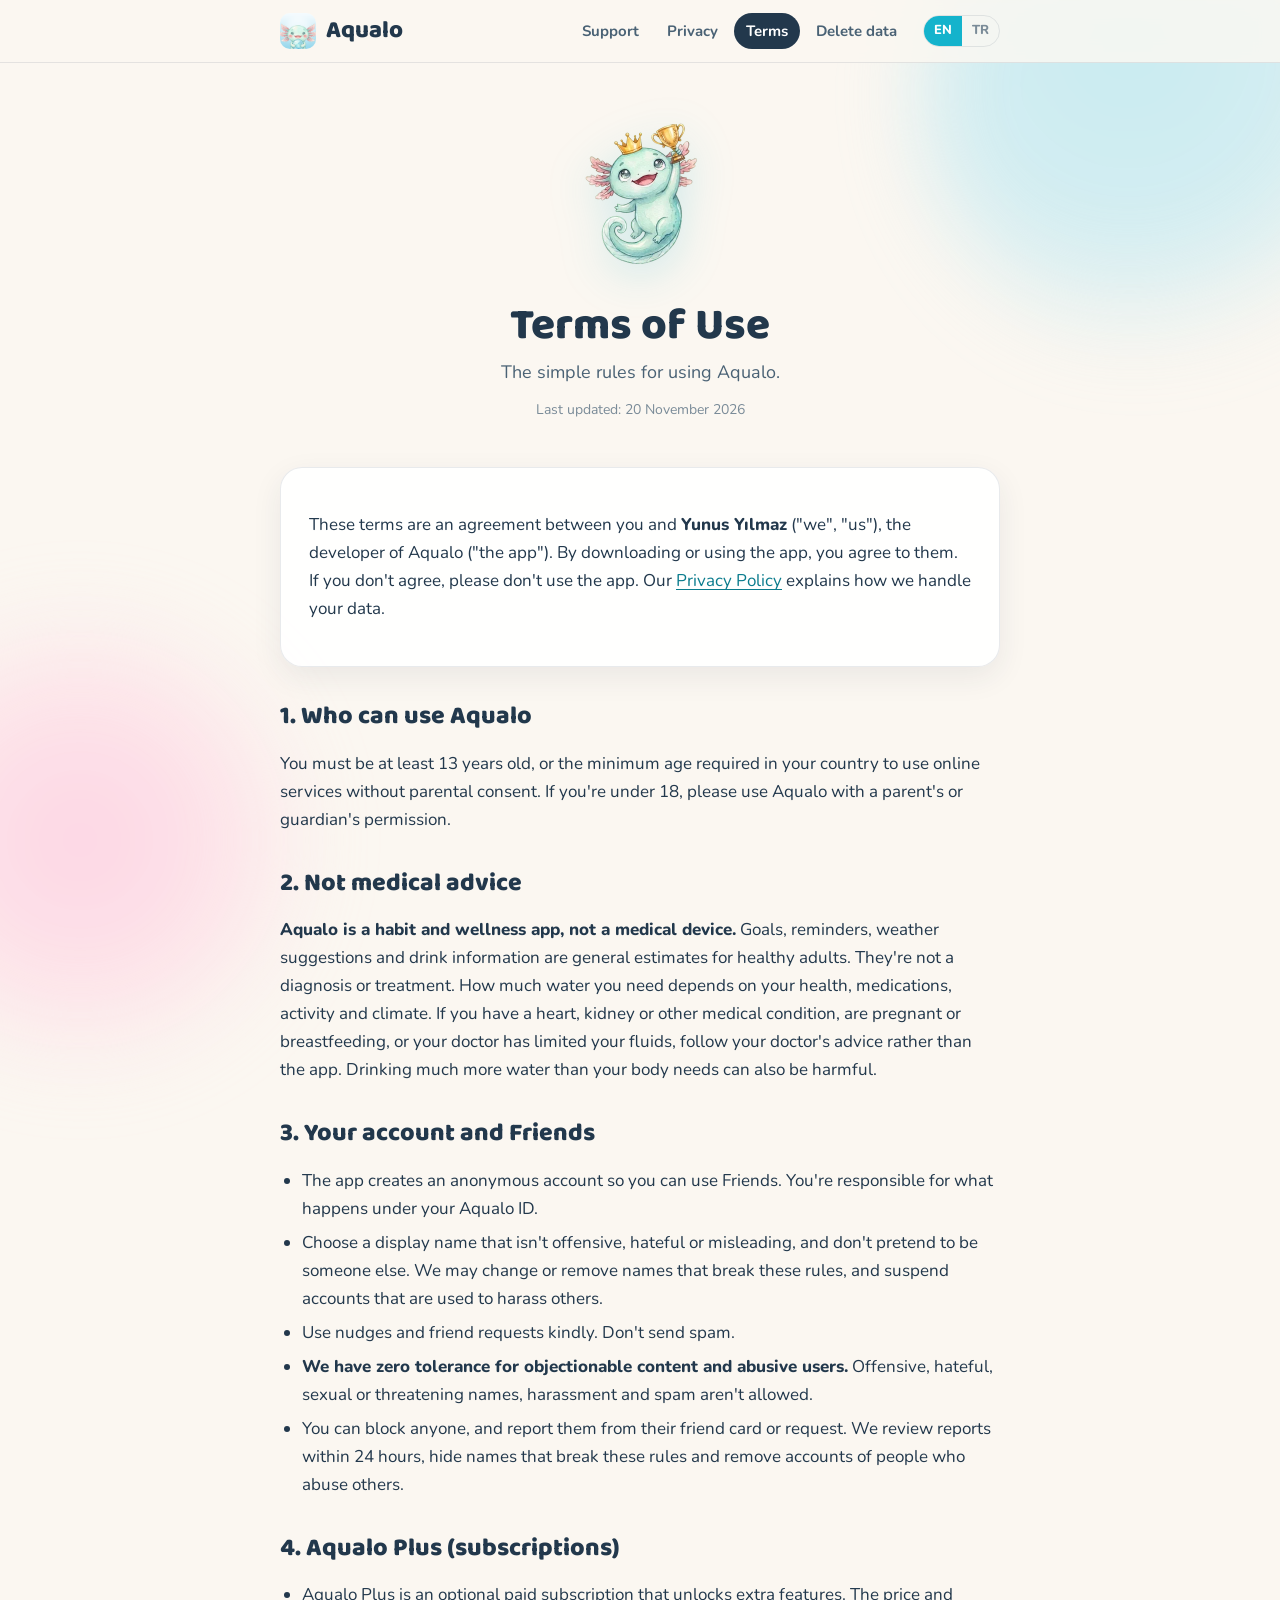
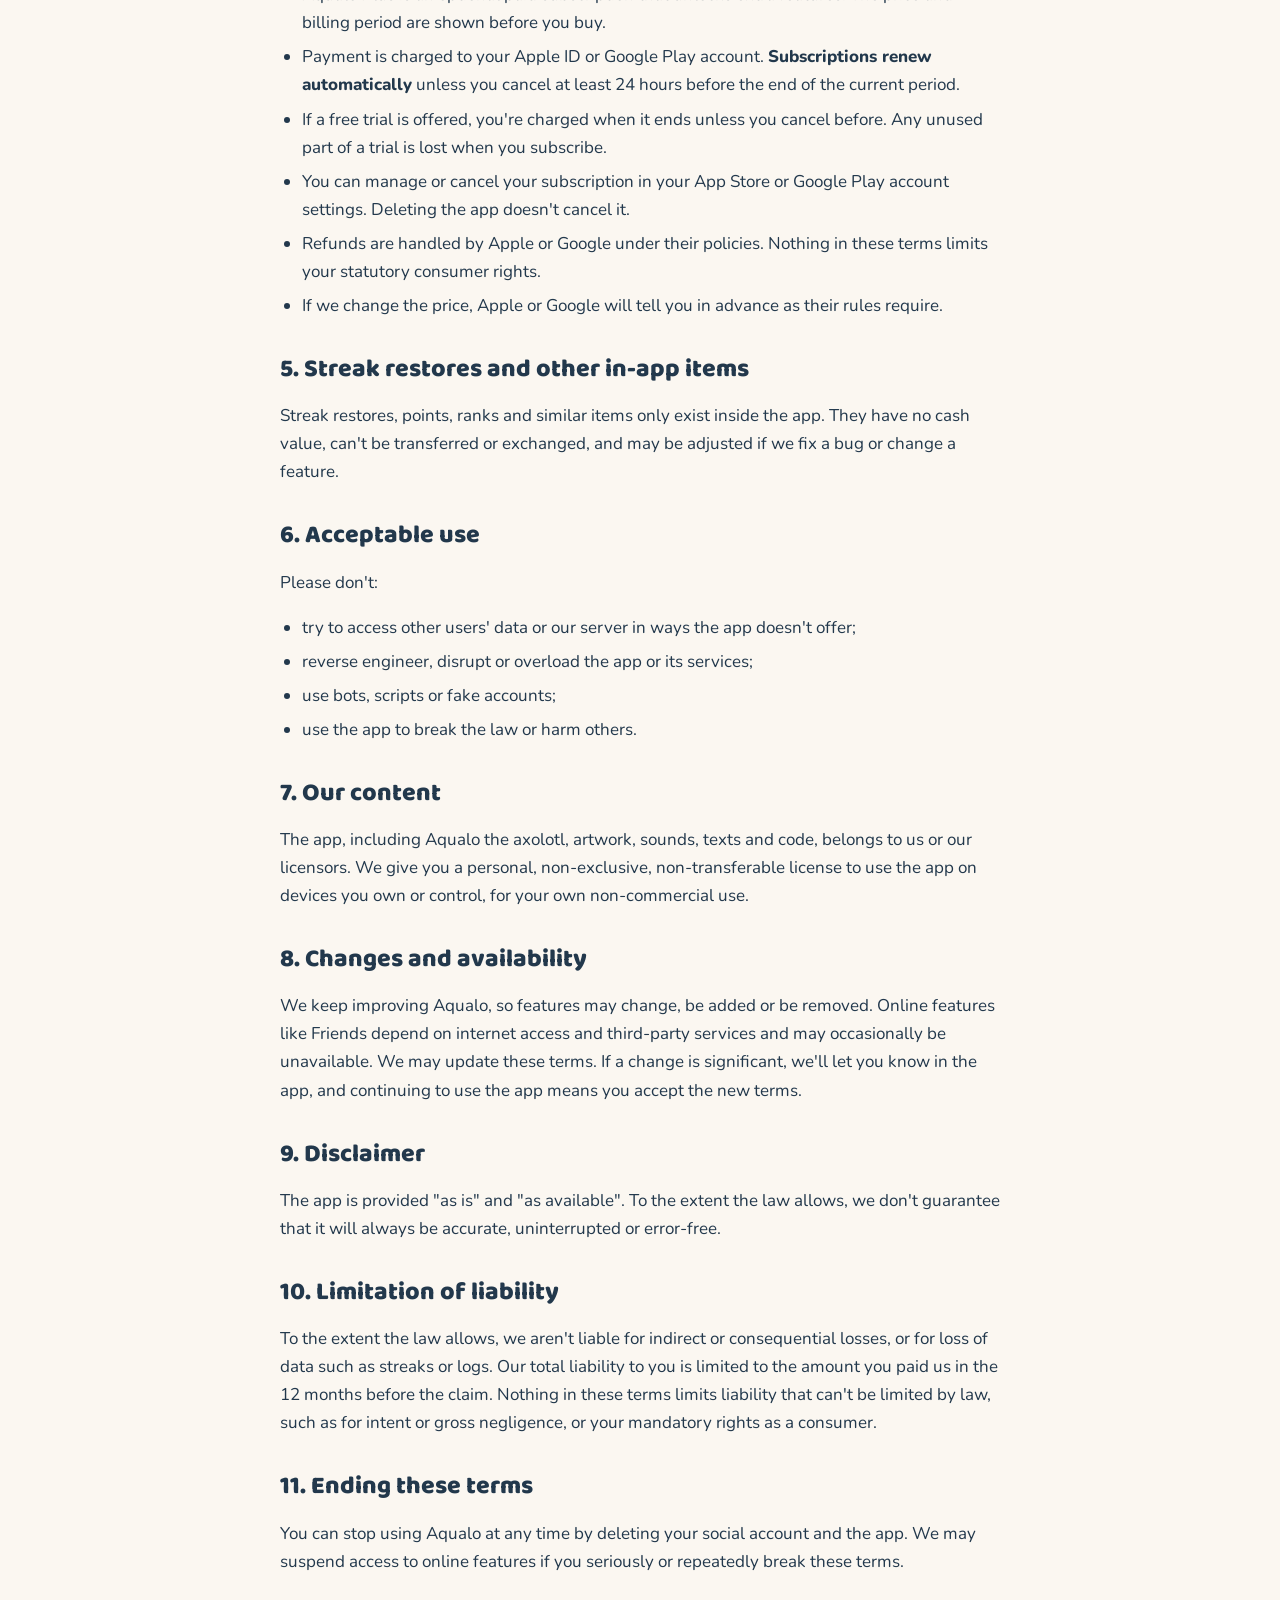
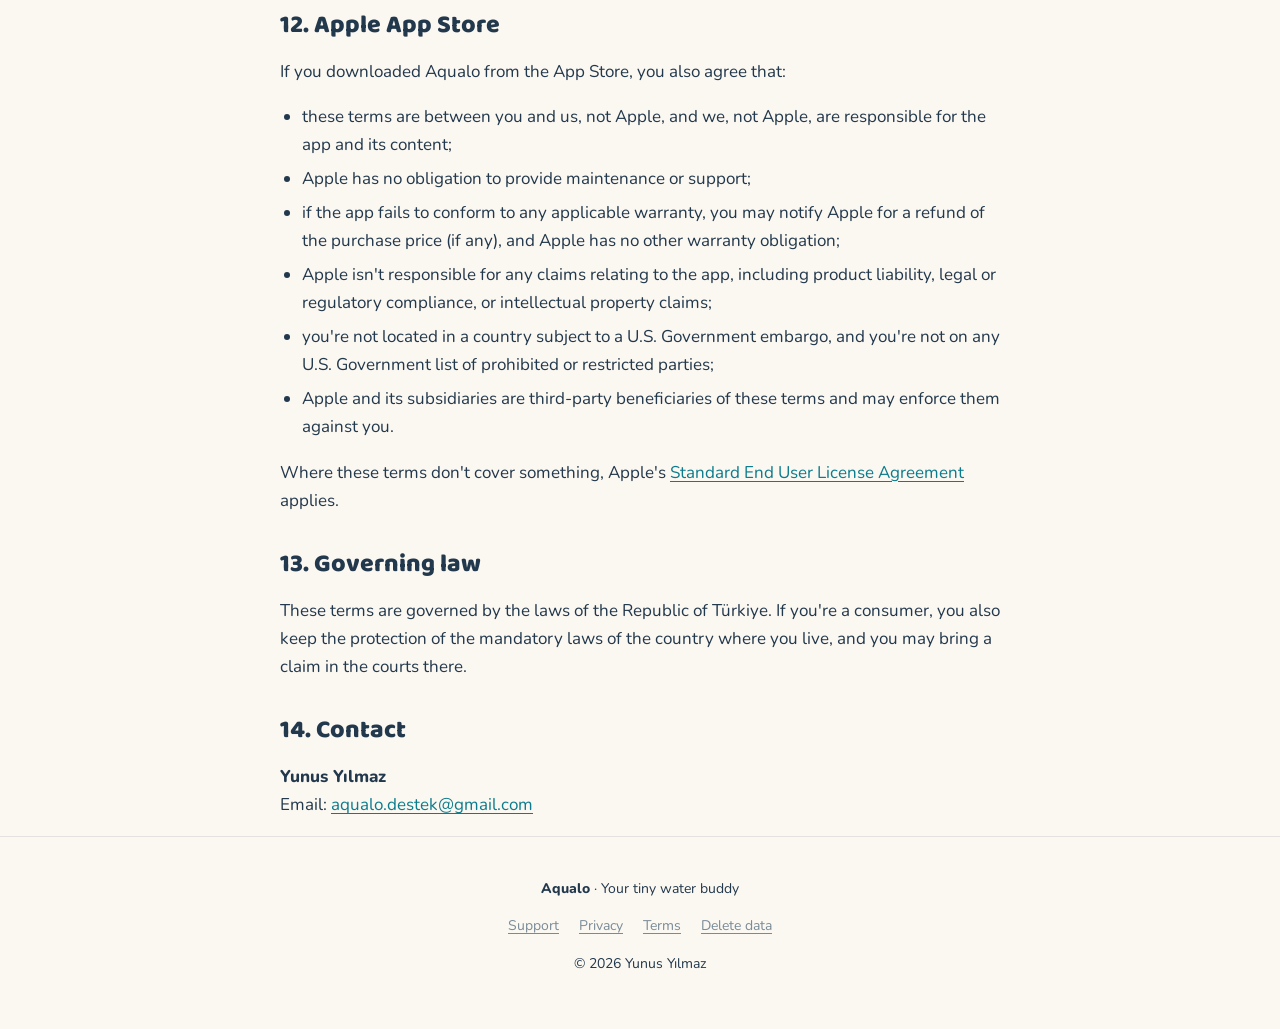
<file: terms.html>
<!doctype html>
<html lang="en">
<head>
<meta charset="utf-8">
<meta name="viewport" content="width=device-width, initial-scale=1">
<title>Terms of Use · Aqualo</title>
<meta name="description" content="The simple rules for using Aqualo.">
<meta name="theme-color" content="#FBF7F1">
<link rel="icon" type="image/png" href="assets/favicon.png">
<link rel="apple-touch-icon" href="assets/apple-touch-icon.png">
<link rel="alternate" hreflang="en" href="https://mmaskedman.github.io/aqualo/terms.html">
<link rel="alternate" hreflang="tr" href="https://mmaskedman.github.io/aqualo/tr/terms.html">
<link rel="preconnect" href="https://fonts.googleapis.com">
<link rel="preconnect" href="https://fonts.gstatic.com" crossorigin>
<link href="https://fonts.googleapis.com/css2?family=Baloo+2:wght@700;800&family=Nunito:wght@400;700;800&display=swap" rel="stylesheet">
<link rel="stylesheet" href="assets/style.css">
</head>
<body>
<header class="top">
  <div class="wrap">
    <a class="brand" href="./"><img src="assets/icon-96.png" alt="">Aqualo</a>
    <nav class="links"><a href="./">Support</a><a href="privacy.html">Privacy</a><a href="terms.html" aria-current="page">Terms</a><a href="delete.html">Delete data</a></nav>
    <span class="lang"><a href="terms.html" class="on" hreflang="en">EN</a><a href="tr/terms.html" class="" hreflang="tr">TR</a></span>
  </div>
</header>
<main class="wrap">
  <section class="hero">
    <img class="mascot" src="assets/mascot-proud.webp" alt="" width="360" height="360">
    <h1>Terms of Use</h1>
    <p class="lead">The simple rules for using Aqualo.</p>
    <p class="updated">Last updated: 20 November 2026</p>
  </section>
<div class="card">
<p>These terms are an agreement between you and <strong>Yunus Yılmaz</strong> ("we", "us"), the developer of Aqualo ("the app"). By downloading or using the app, you agree to them. If you don't agree, please don't use the app. Our <a href="privacy.html">Privacy Policy</a> explains how we handle your data.</p>
</div>

<h2>1. Who can use Aqualo</h2>
<p>You must be at least 13 years old, or the minimum age required in your country to use online services without parental consent. If you're under 18, please use Aqualo with a parent's or guardian's permission.</p>

<h2>2. Not medical advice</h2>
<p><strong>Aqualo is a habit and wellness app, not a medical device.</strong> Goals, reminders, weather suggestions and drink information are general estimates for healthy adults. They're not a diagnosis or treatment. How much water you need depends on your health, medications, activity and climate. If you have a heart, kidney or other medical condition, are pregnant or breastfeeding, or your doctor has limited your fluids, follow your doctor's advice rather than the app. Drinking much more water than your body needs can also be harmful.</p>

<h2>3. Your account and Friends</h2>
<ul>
  <li>The app creates an anonymous account so you can use Friends. You're responsible for what happens under your Aqualo ID.</li>
  <li>Choose a display name that isn't offensive, hateful or misleading, and don't pretend to be someone else. We may change or remove names that break these rules, and suspend accounts that are used to harass others.</li>
  <li>Use nudges and friend requests kindly. Don't send spam.</li>
  <li><strong>We have zero tolerance for objectionable content and abusive users.</strong> Offensive, hateful, sexual or threatening names, harassment and spam aren't allowed.</li>
  <li>You can block anyone, and report them from their friend card or request. We review reports within 24 hours, hide names that break these rules and remove accounts of people who abuse others.</li>
</ul>

<h2>4. Aqualo Plus (subscriptions)</h2>
<ul>
  <li>Aqualo Plus is an optional paid subscription that unlocks extra features. The price and billing period are shown before you buy.</li>
  <li>Payment is charged to your Apple ID or Google Play account. <strong>Subscriptions renew automatically</strong> unless you cancel at least 24 hours before the end of the current period.</li>
  <li>If a free trial is offered, you're charged when it ends unless you cancel before. Any unused part of a trial is lost when you subscribe.</li>
  <li>You can manage or cancel your subscription in your App Store or Google Play account settings. Deleting the app doesn't cancel it.</li>
  <li>Refunds are handled by Apple or Google under their policies. Nothing in these terms limits your statutory consumer rights.</li>
  <li>If we change the price, Apple or Google will tell you in advance as their rules require.</li>
</ul>

<h2>5. Streak restores and other in-app items</h2>
<p>Streak restores, points, ranks and similar items only exist inside the app. They have no cash value, can't be transferred or exchanged, and may be adjusted if we fix a bug or change a feature.</p>

<h2>6. Acceptable use</h2>
<p>Please don't:</p>
<ul>
  <li>try to access other users' data or our server in ways the app doesn't offer;</li>
  <li>reverse engineer, disrupt or overload the app or its services;</li>
  <li>use bots, scripts or fake accounts;</li>
  <li>use the app to break the law or harm others.</li>
</ul>

<h2>7. Our content</h2>
<p>The app, including Aqualo the axolotl, artwork, sounds, texts and code, belongs to us or our licensors. We give you a personal, non-exclusive, non-transferable license to use the app on devices you own or control, for your own non-commercial use.</p>

<h2>8. Changes and availability</h2>
<p>We keep improving Aqualo, so features may change, be added or be removed. Online features like Friends depend on internet access and third-party services and may occasionally be unavailable. We may update these terms. If a change is significant, we'll let you know in the app, and continuing to use the app means you accept the new terms.</p>

<h2>9. Disclaimer</h2>
<p>The app is provided "as is" and "as available". To the extent the law allows, we don't guarantee that it will always be accurate, uninterrupted or error-free.</p>

<h2>10. Limitation of liability</h2>
<p>To the extent the law allows, we aren't liable for indirect or consequential losses, or for loss of data such as streaks or logs. Our total liability to you is limited to the amount you paid us in the 12 months before the claim. Nothing in these terms limits liability that can't be limited by law, such as for intent or gross negligence, or your mandatory rights as a consumer.</p>

<h2>11. Ending these terms</h2>
<p>You can stop using Aqualo at any time by deleting your social account and the app. We may suspend access to online features if you seriously or repeatedly break these terms.</p>

<h2>12. Apple App Store</h2>
<p>If you downloaded Aqualo from the App Store, you also agree that:</p>
<ul>
  <li>these terms are between you and us, not Apple, and we, not Apple, are responsible for the app and its content;</li>
  <li>Apple has no obligation to provide maintenance or support;</li>
  <li>if the app fails to conform to any applicable warranty, you may notify Apple for a refund of the purchase price (if any), and Apple has no other warranty obligation;</li>
  <li>Apple isn't responsible for any claims relating to the app, including product liability, legal or regulatory compliance, or intellectual property claims;</li>
  <li>you're not located in a country subject to a U.S. Government embargo, and you're not on any U.S. Government list of prohibited or restricted parties;</li>
  <li>Apple and its subsidiaries are third-party beneficiaries of these terms and may enforce them against you.</li>
</ul>
<p>Where these terms don't cover something, Apple's <a href="https://www.apple.com/legal/internet-services/itunes/dev/stdeula/" rel="noopener">Standard End User License Agreement</a> applies.</p>

<h2>13. Governing law</h2>
<p>These terms are governed by the laws of the Republic of Türkiye. If you're a consumer, you also keep the protection of the mandatory laws of the country where you live, and you may bring a claim in the courts there.</p>

<h2>14. Contact</h2>
<p><strong>Yunus Yılmaz</strong><br>
Email: <a href="mailto:aqualo.destek@gmail.com">aqualo.destek@gmail.com</a></p>
</main>
<footer>
  <div class="wrap">
    <p><strong>Aqualo</strong> · Your tiny water buddy</p>
    <p><a href="./">Support</a> <a href="privacy.html">Privacy</a> <a href="terms.html">Terms</a> <a href="delete.html">Delete data</a></p>
    <p>© 2026 Yunus Yılmaz</p>
  </div>
</footer>
</body>
</html>
</file>
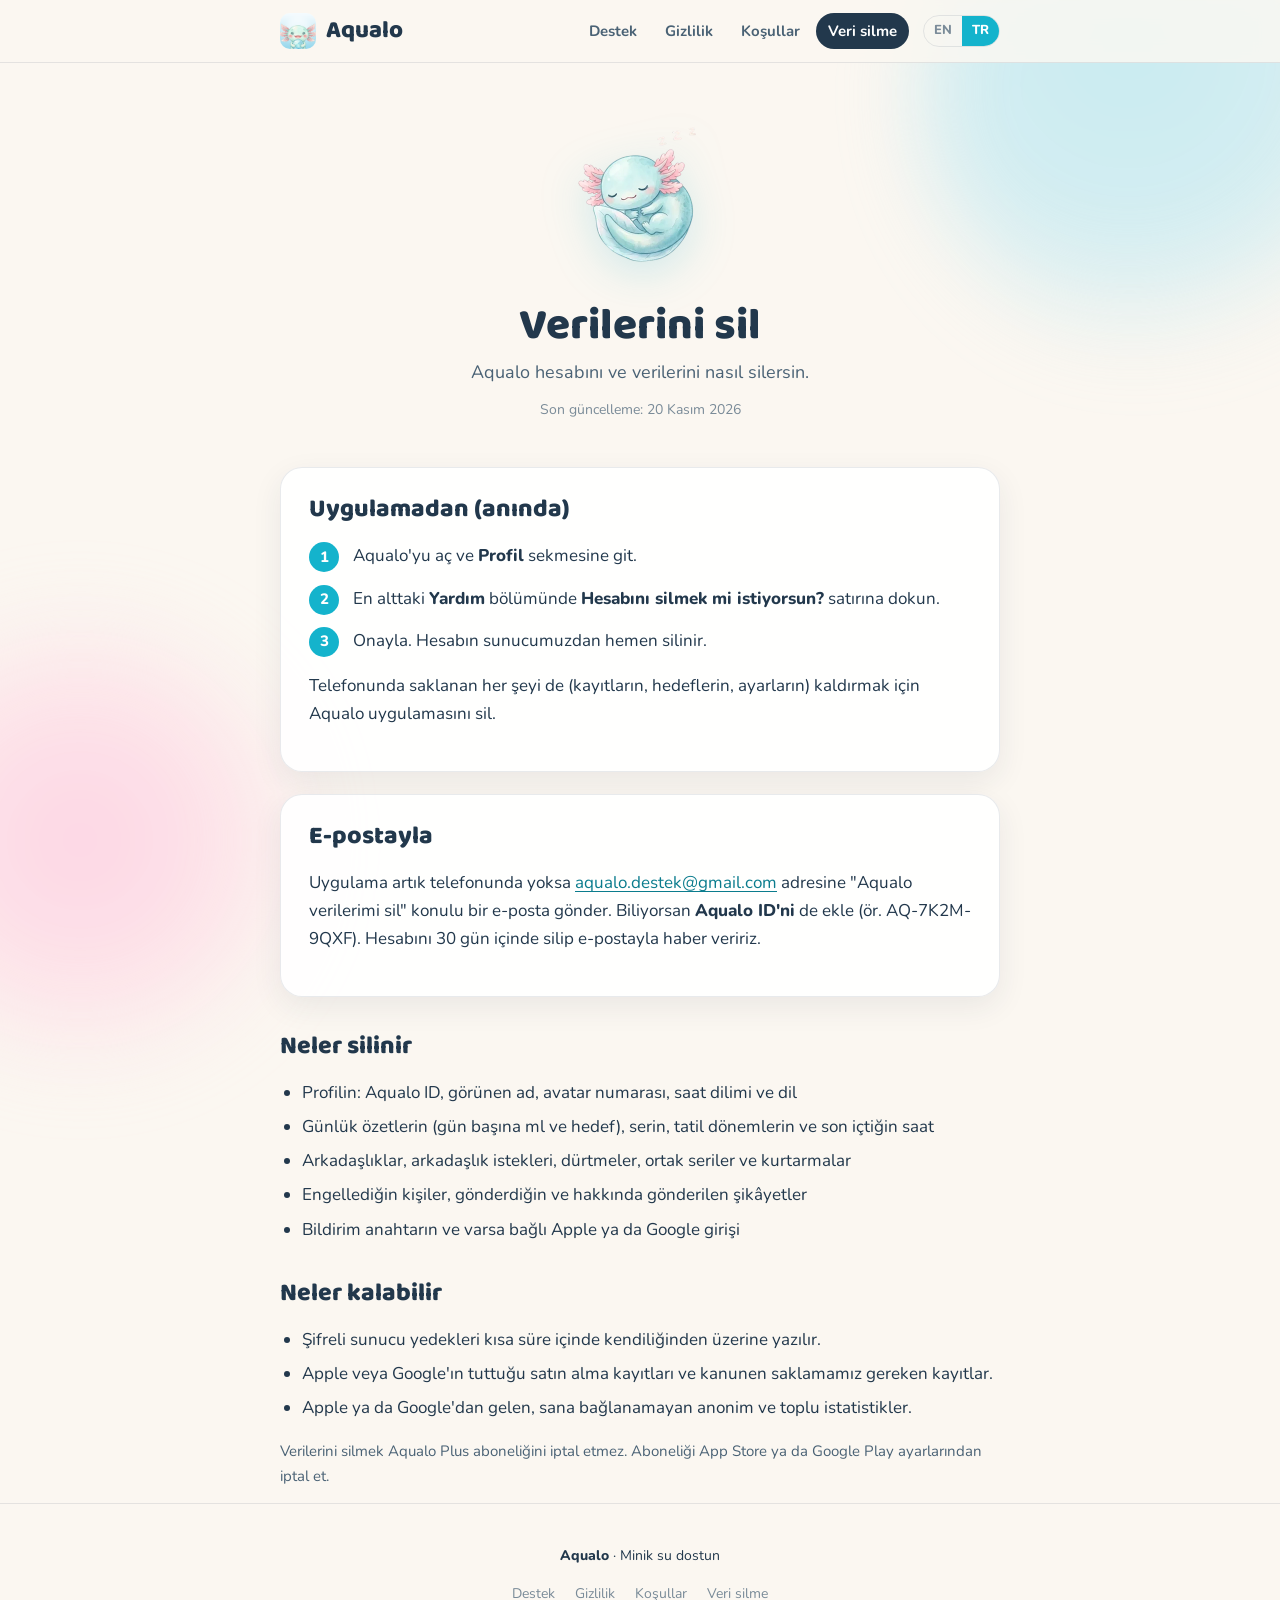
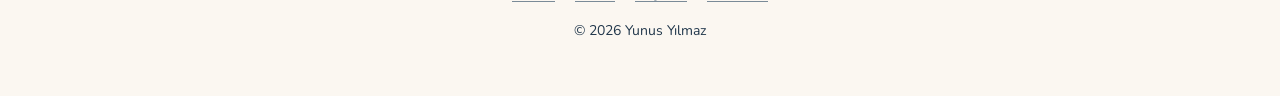
<file: tr/delete.html>
<!doctype html>
<html lang="tr">
<head>
<meta charset="utf-8">
<meta name="viewport" content="width=device-width, initial-scale=1">
<title>Verilerini sil · Aqualo</title>
<meta name="description" content="Aqualo hesabını ve verilerini nasıl silersin.">
<meta name="theme-color" content="#FBF7F1">
<link rel="icon" type="image/png" href="../assets/favicon.png">
<link rel="apple-touch-icon" href="../assets/apple-touch-icon.png">
<link rel="alternate" hreflang="en" href="https://mmaskedman.github.io/aqualo/delete.html">
<link rel="alternate" hreflang="tr" href="https://mmaskedman.github.io/aqualo/tr/delete.html">
<link rel="preconnect" href="https://fonts.googleapis.com">
<link rel="preconnect" href="https://fonts.gstatic.com" crossorigin>
<link href="https://fonts.googleapis.com/css2?family=Baloo+2:wght@700;800&family=Nunito:wght@400;700;800&display=swap" rel="stylesheet">
<link rel="stylesheet" href="../assets/style.css">
</head>
<body>
<header class="top">
  <div class="wrap">
    <a class="brand" href="./"><img src="../assets/icon-96.png" alt="">Aqualo</a>
    <nav class="links"><a href="./">Destek</a><a href="privacy.html">Gizlilik</a><a href="terms.html">Koşullar</a><a href="delete.html" aria-current="page">Veri silme</a></nav>
    <span class="lang"><a href="../delete.html" class="" hreflang="en">EN</a><a href="delete.html" class="on" hreflang="tr">TR</a></span>
  </div>
</header>
<main class="wrap">
  <section class="hero">
    <img class="mascot" src="../assets/mascot-sleep.webp" alt="" width="360" height="360">
    <h1>Verilerini sil</h1>
    <p class="lead">Aqualo hesabını ve verilerini nasıl silersin.</p>
    <p class="updated">Son güncelleme: 20 Kasım 2026</p>
  </section>
<div class="card">
  <h2>Uygulamadan (anında)</h2>
  <ol class="steps">
    <li>Aqualo'yu aç ve <strong>Profil</strong> sekmesine git.</li>
    <li>En alttaki <strong>Yardım</strong> bölümünde <strong>Hesabını silmek mi istiyorsun?</strong> satırına dokun.</li>
    <li>Onayla. Hesabın sunucumuzdan hemen silinir.</li>
  </ol>
  <p>Telefonunda saklanan her şeyi de (kayıtların, hedeflerin, ayarların) kaldırmak için Aqualo uygulamasını sil.</p>
</div>

<div class="card">
  <h2>E-postayla</h2>
  <p>Uygulama artık telefonunda yoksa <a href="mailto:aqualo.destek@gmail.com?subject=Aqualo%20verilerimi%20sil">aqualo.destek@gmail.com</a> adresine "Aqualo verilerimi sil" konulu bir e-posta gönder. Biliyorsan <strong>Aqualo ID'ni</strong> de ekle (ör. AQ-7K2M-9QXF). Hesabını 30 gün içinde silip e-postayla haber veririz.</p>
</div>

<h2>Neler silinir</h2>
<ul>
  <li>Profilin: Aqualo ID, görünen ad, avatar numarası, saat dilimi ve dil</li>
  <li>Günlük özetlerin (gün başına ml ve hedef), serin, tatil dönemlerin ve son içtiğin saat</li>
  <li>Arkadaşlıklar, arkadaşlık istekleri, dürtmeler, ortak seriler ve kurtarmalar</li>
  <li>Engellediğin kişiler, gönderdiğin ve hakkında gönderilen şikâyetler</li>
  <li>Bildirim anahtarın ve varsa bağlı Apple ya da Google girişi</li>
</ul>

<h2>Neler kalabilir</h2>
<ul>
  <li>Şifreli sunucu yedekleri kısa süre içinde kendiliğinden üzerine yazılır.</li>
  <li>Apple veya Google'ın tuttuğu satın alma kayıtları ve kanunen saklamamız gereken kayıtlar.</li>
  <li>Apple ya da Google'dan gelen, sana bağlanamayan anonim ve toplu istatistikler.</li>
</ul>
<p class="note">Verilerini silmek Aqualo Plus aboneliğini iptal etmez. Aboneliği App Store ya da Google Play ayarlarından iptal et.</p>
</main>
<footer>
  <div class="wrap">
    <p><strong>Aqualo</strong> · Minik su dostun</p>
    <p><a href="./">Destek</a> <a href="privacy.html">Gizlilik</a> <a href="terms.html">Koşullar</a> <a href="delete.html">Veri silme</a></p>
    <p>© 2026 Yunus Yılmaz</p>
  </div>
</footer>
</body>
</html>
</file>
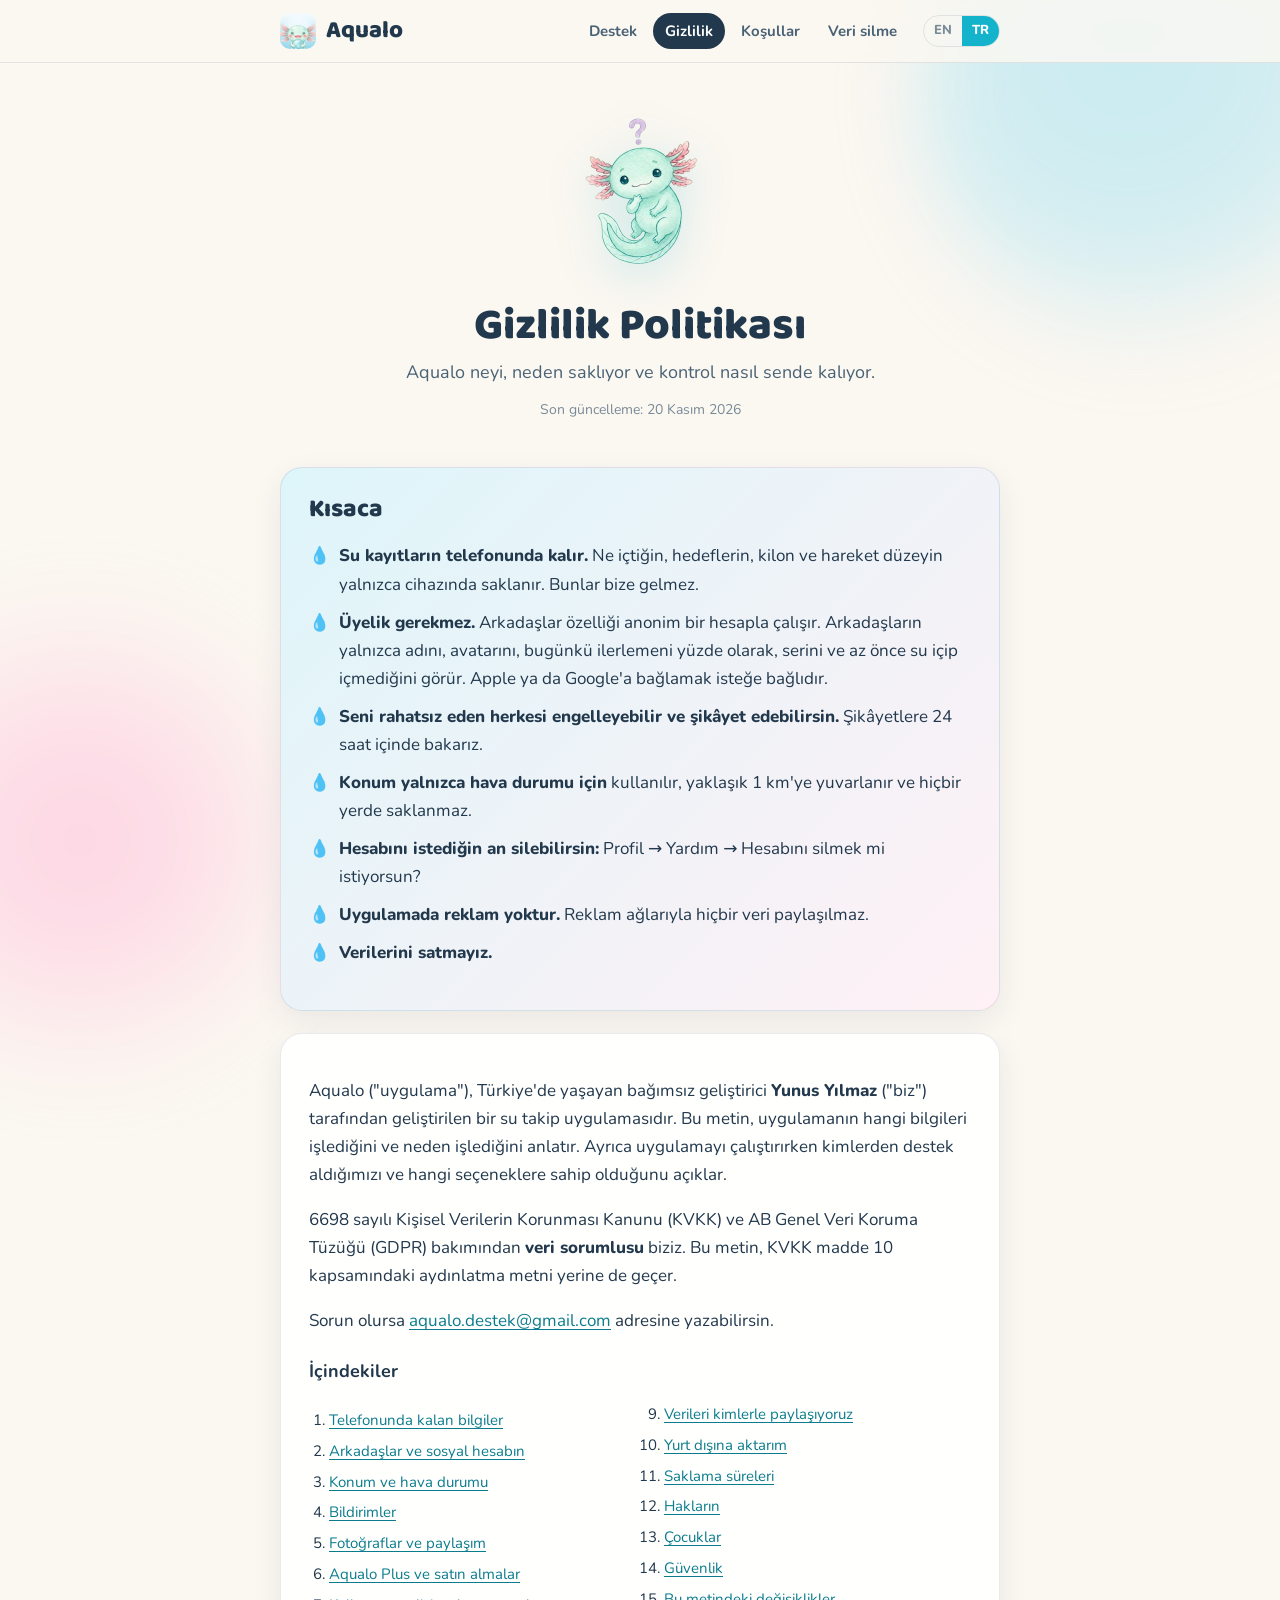
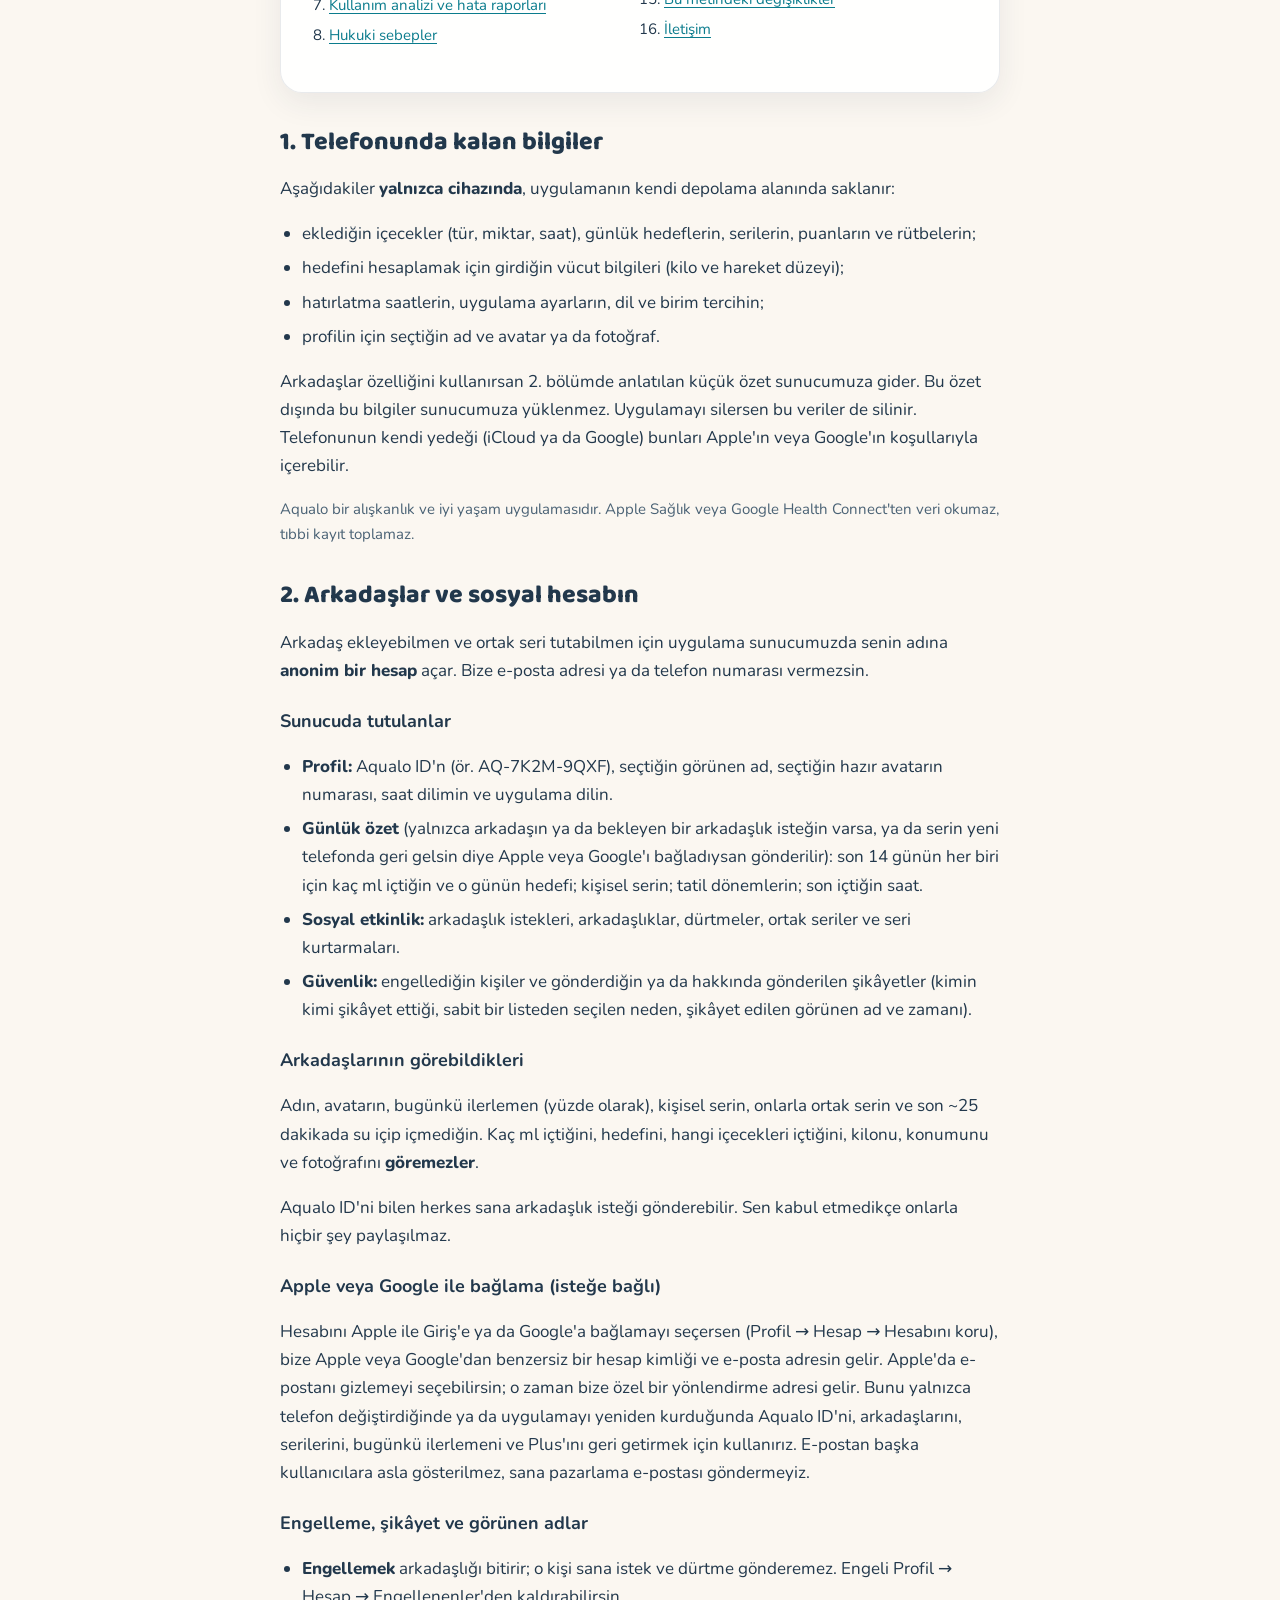
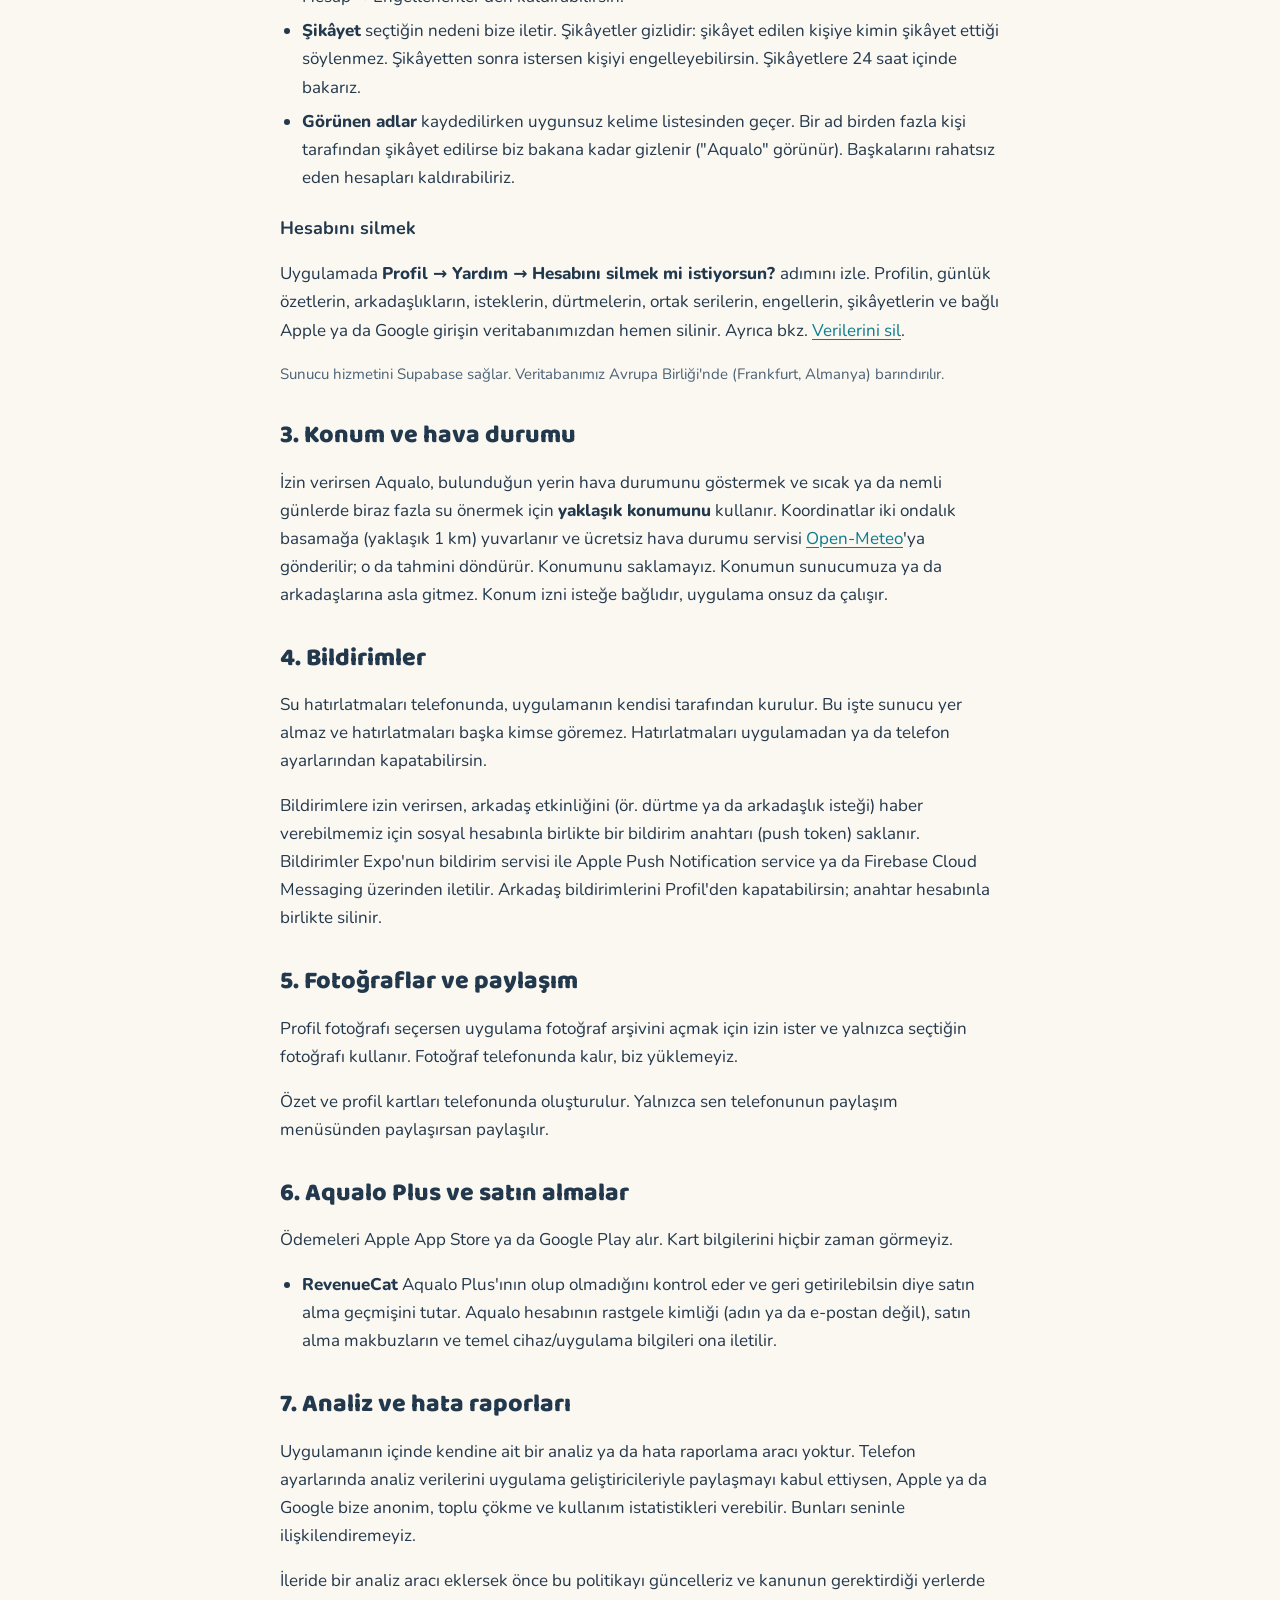
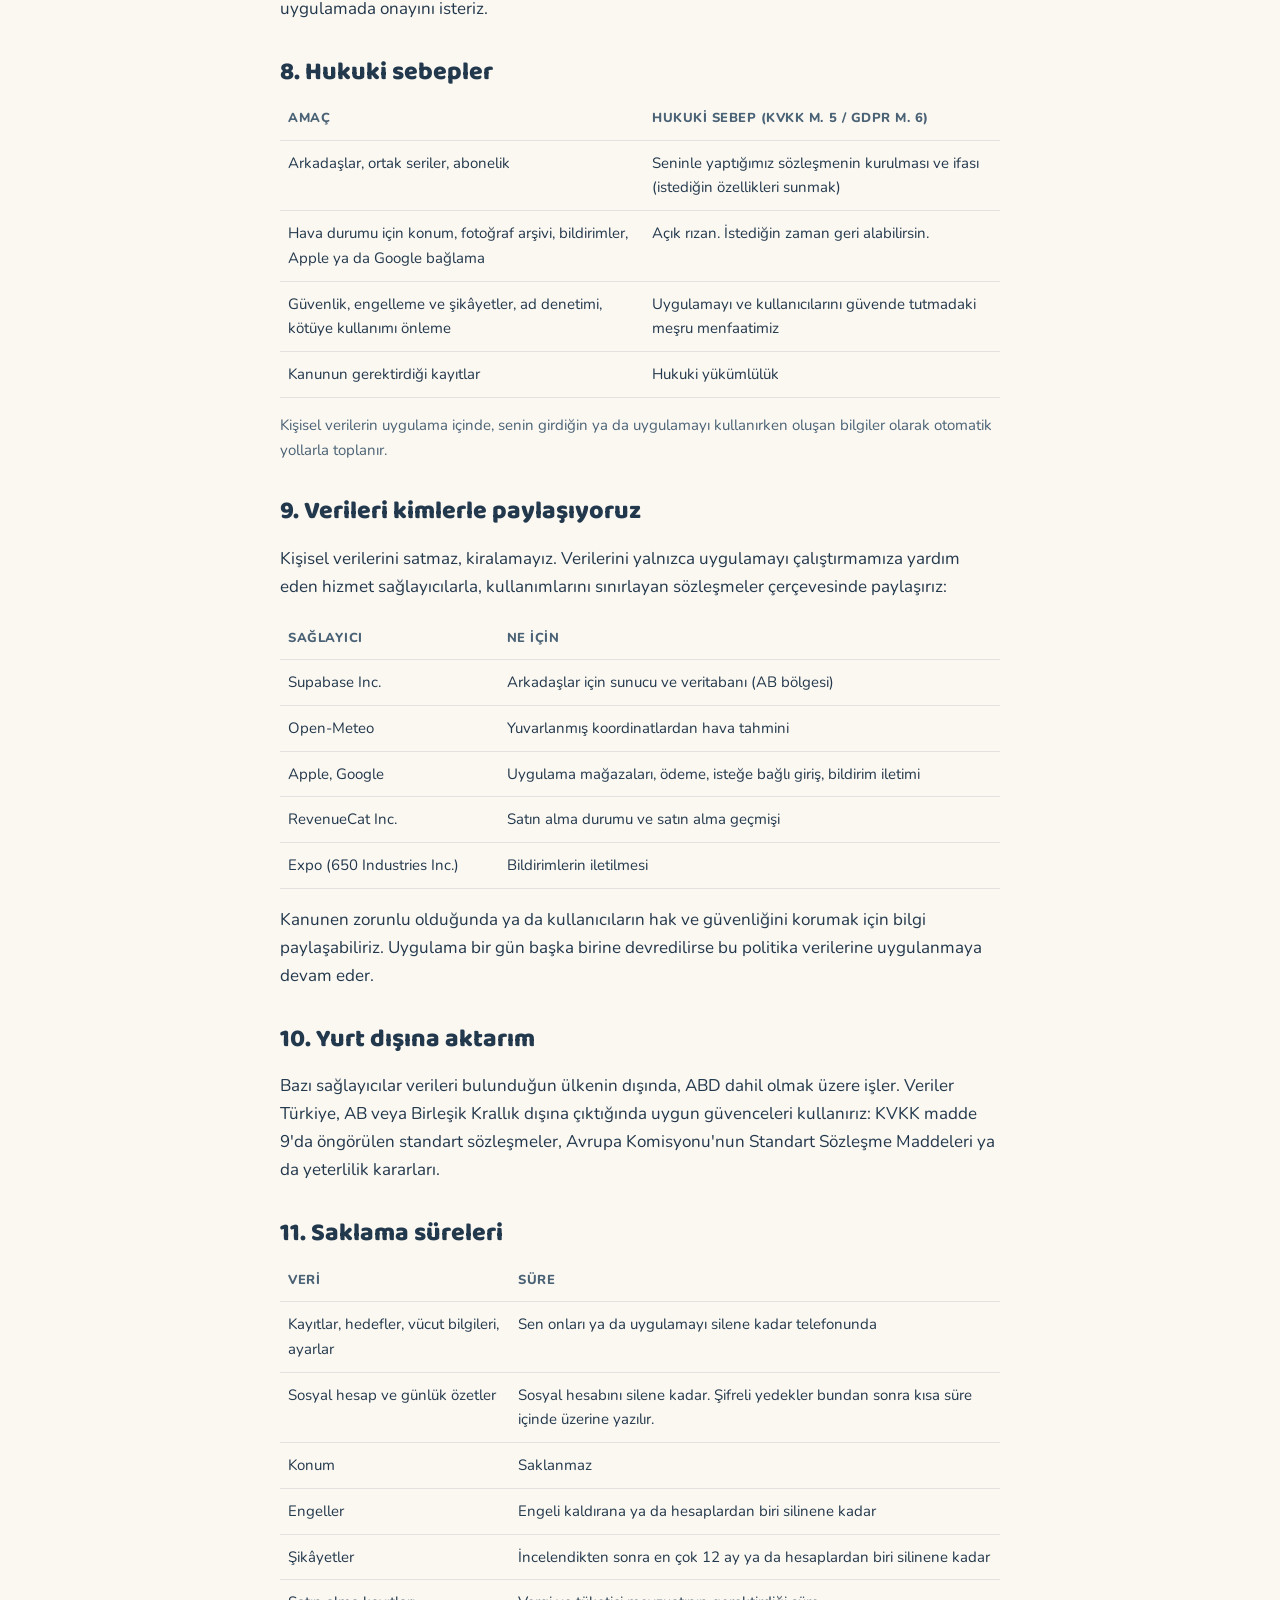
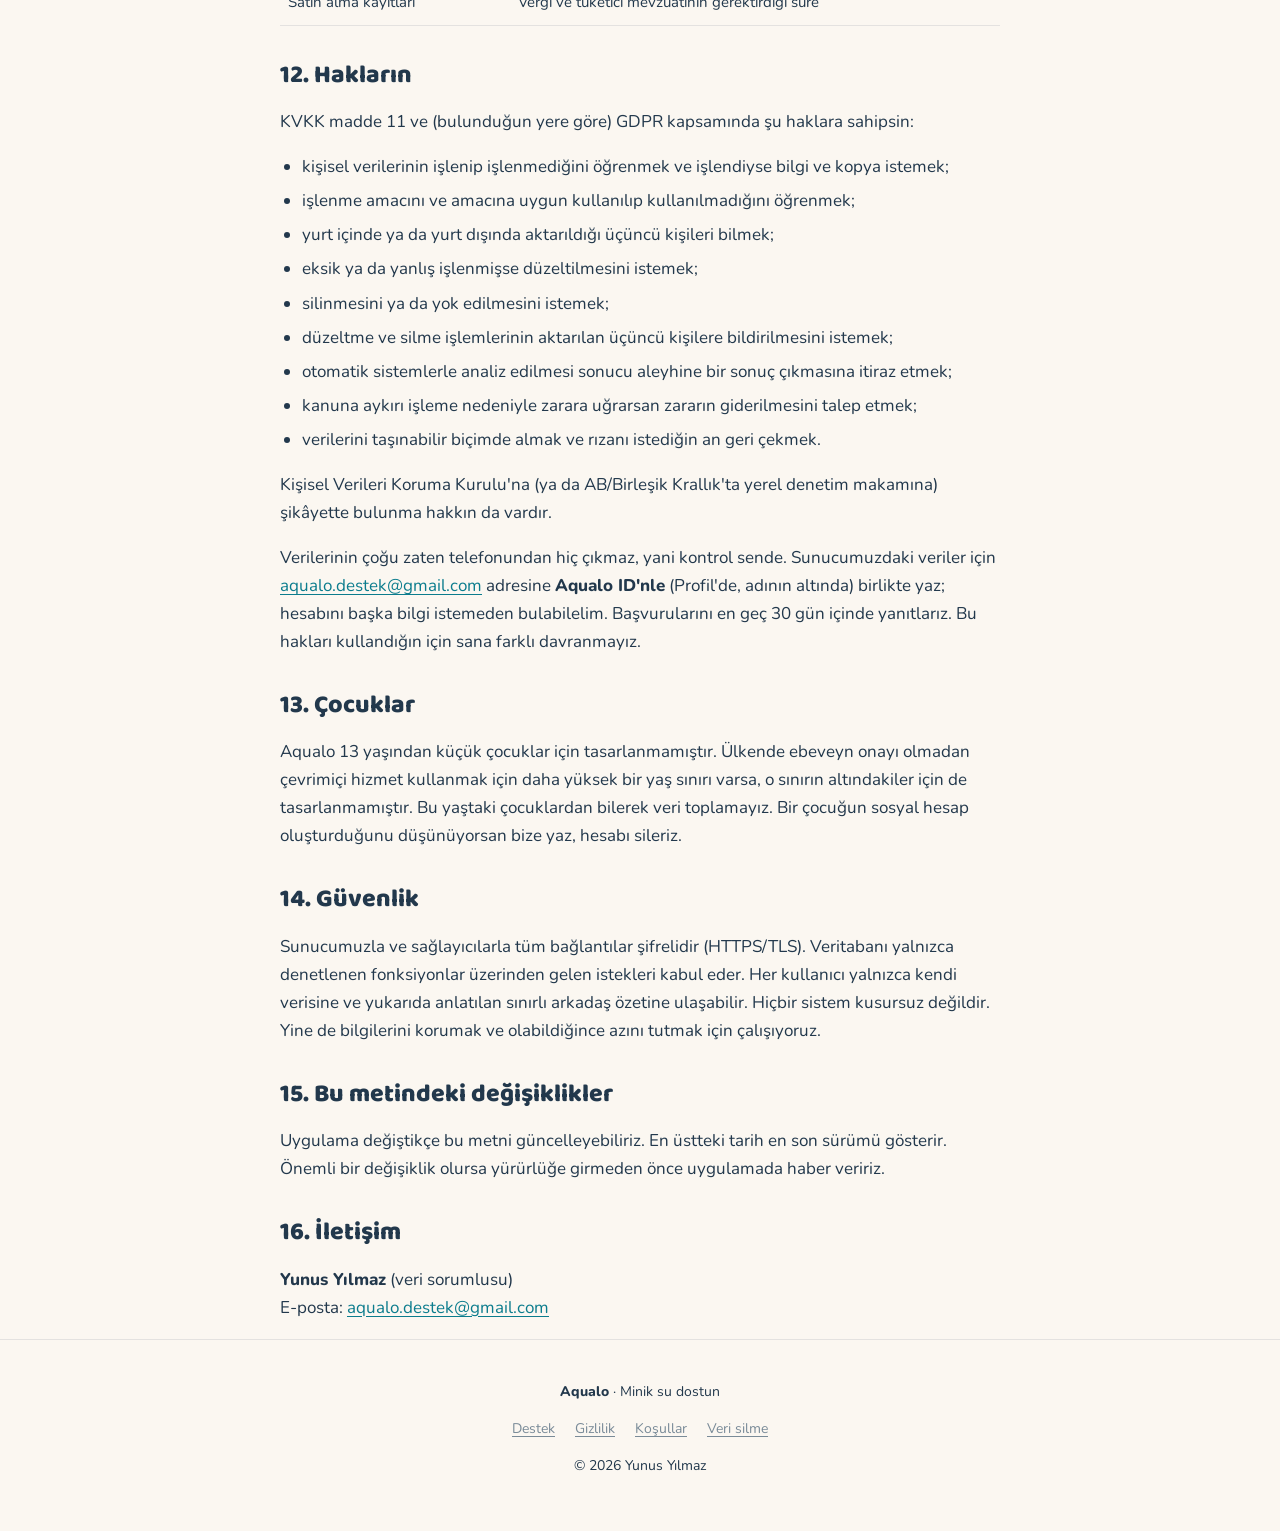
<file: tr/privacy.html>
<!doctype html>
<html lang="tr">
<head>
<meta charset="utf-8">
<meta name="viewport" content="width=device-width, initial-scale=1">
<title>Gizlilik Politikası · Aqualo</title>
<meta name="description" content="Aqualo neyi, neden saklıyor ve kontrol nasıl sende kalıyor.">
<meta name="theme-color" content="#FBF7F1">
<link rel="icon" type="image/png" href="../assets/favicon.png">
<link rel="apple-touch-icon" href="../assets/apple-touch-icon.png">
<link rel="alternate" hreflang="en" href="https://mmaskedman.github.io/aqualo/privacy.html">
<link rel="alternate" hreflang="tr" href="https://mmaskedman.github.io/aqualo/tr/privacy.html">
<link rel="preconnect" href="https://fonts.googleapis.com">
<link rel="preconnect" href="https://fonts.gstatic.com" crossorigin>
<link href="https://fonts.googleapis.com/css2?family=Baloo+2:wght@700;800&family=Nunito:wght@400;700;800&display=swap" rel="stylesheet">
<link rel="stylesheet" href="../assets/style.css">
</head>
<body>
<header class="top">
  <div class="wrap">
    <a class="brand" href="./"><img src="../assets/icon-96.png" alt="">Aqualo</a>
    <nav class="links"><a href="./">Destek</a><a href="privacy.html" aria-current="page">Gizlilik</a><a href="terms.html">Koşullar</a><a href="delete.html">Veri silme</a></nav>
    <span class="lang"><a href="../privacy.html" class="" hreflang="en">EN</a><a href="privacy.html" class="on" hreflang="tr">TR</a></span>
  </div>
</header>
<main class="wrap">
  <section class="hero">
    <img class="mascot" src="../assets/mascot-curious.webp" alt="" width="360" height="360">
    <h1>Gizlilik Politikası</h1>
    <p class="lead">Aqualo neyi, neden saklıyor ve kontrol nasıl sende kalıyor.</p>
    <p class="updated">Son güncelleme: 20 Kasım 2026</p>
  </section>
<div class="card summary">
  <h2>Kısaca</h2>
  <ul>
    <li><strong>Su kayıtların telefonunda kalır.</strong> Ne içtiğin, hedeflerin, kilon ve hareket düzeyin yalnızca cihazında saklanır. Bunlar bize gelmez.</li>
    <li><strong>Üyelik gerekmez.</strong> Arkadaşlar özelliği anonim bir hesapla çalışır. Arkadaşların yalnızca adını, avatarını, bugünkü ilerlemeni yüzde olarak, serini ve az önce su içip içmediğini görür. Apple ya da Google'a bağlamak isteğe bağlıdır.</li>
    <li><strong>Seni rahatsız eden herkesi engelleyebilir ve şikâyet edebilirsin.</strong> Şikâyetlere 24 saat içinde bakarız.</li>
    <li><strong>Konum yalnızca hava durumu için</strong> kullanılır, yaklaşık 1 km'ye yuvarlanır ve hiçbir yerde saklanmaz.</li>
    <li><strong>Hesabını istediğin an silebilirsin:</strong> Profil → Yardım → Hesabını silmek mi istiyorsun?</li>
    <li><strong>Uygulamada reklam yoktur.</strong> Reklam ağlarıyla hiçbir veri paylaşılmaz.</li>
    <li><strong>Verilerini satmayız.</strong></li>
  </ul>
</div>

<div class="card">
<p>Aqualo ("uygulama"), Türkiye'de yaşayan bağımsız geliştirici <strong>Yunus Yılmaz</strong> ("biz") tarafından geliştirilen bir su takip uygulamasıdır. Bu metin, uygulamanın hangi bilgileri işlediğini ve neden işlediğini anlatır. Ayrıca uygulamayı çalıştırırken kimlerden destek aldığımızı ve hangi seçeneklere sahip olduğunu açıklar.</p>
<p>6698 sayılı Kişisel Verilerin Korunması Kanunu (KVKK) ve AB Genel Veri Koruma Tüzüğü (GDPR) bakımından <strong>veri sorumlusu</strong> biziz. Bu metin, KVKK madde 10 kapsamındaki aydınlatma metni yerine de geçer.</p>
<p>Sorun olursa <a href="mailto:aqualo.destek@gmail.com">aqualo.destek@gmail.com</a> adresine yazabilirsin.</p>

<h3>İçindekiler</h3>
<ol class="toc">
  <li><a href="#cihaz">Telefonunda kalan bilgiler</a></li>
  <li><a href="#arkadaslar">Arkadaşlar ve sosyal hesabın</a></li>
  <li><a href="#konum">Konum ve hava durumu</a></li>
  <li><a href="#bildirim">Bildirimler</a></li>
  <li><a href="#foto">Fotoğraflar ve paylaşım</a></li>
  <li><a href="#satinalma">Aqualo Plus ve satın almalar</a></li>
  <li><a href="#analiz">Kullanım analizi ve hata raporları</a></li>
  <li><a href="#hukuki">Hukuki sebepler</a></li>
  <li><a href="#aktarim">Verileri kimlerle paylaşıyoruz</a></li>
  <li><a href="#yurtdisi">Yurt dışına aktarım</a></li>
  <li><a href="#sure">Saklama süreleri</a></li>
  <li><a href="#haklar">Hakların</a></li>
  <li><a href="#cocuk">Çocuklar</a></li>
  <li><a href="#guvenlik">Güvenlik</a></li>
  <li><a href="#degisiklik">Bu metindeki değişiklikler</a></li>
  <li><a href="#iletisim">İletişim</a></li>
</ol>
</div>

<h2 id="cihaz">1. Telefonunda kalan bilgiler</h2>
<p>Aşağıdakiler <strong>yalnızca cihazında</strong>, uygulamanın kendi depolama alanında saklanır:</p>
<ul>
  <li>eklediğin içecekler (tür, miktar, saat), günlük hedeflerin, serilerin, puanların ve rütbelerin;</li>
  <li>hedefini hesaplamak için girdiğin vücut bilgileri (kilo ve hareket düzeyi);</li>
  <li>hatırlatma saatlerin, uygulama ayarların, dil ve birim tercihin;</li>
  <li>profilin için seçtiğin ad ve avatar ya da fotoğraf.</li>
</ul>
<p>Arkadaşlar özelliğini kullanırsan 2. bölümde anlatılan küçük özet sunucumuza gider. Bu özet dışında bu bilgiler sunucumuza yüklenmez. Uygulamayı silersen bu veriler de silinir. Telefonunun kendi yedeği (iCloud ya da Google) bunları Apple'ın veya Google'ın koşullarıyla içerebilir.</p>
<p class="note">Aqualo bir alışkanlık ve iyi yaşam uygulamasıdır. Apple Sağlık veya Google Health Connect'ten veri okumaz, tıbbi kayıt toplamaz.</p>

<h2 id="arkadaslar">2. Arkadaşlar ve sosyal hesabın</h2>
<p>Arkadaş ekleyebilmen ve ortak seri tutabilmen için uygulama sunucumuzda senin adına <strong>anonim bir hesap</strong> açar. Bize e-posta adresi ya da telefon numarası vermezsin.</p>
<h3>Sunucuda tutulanlar</h3>
<ul>
  <li><strong>Profil:</strong> Aqualo ID'n (ör. AQ-7K2M-9QXF), seçtiğin görünen ad, seçtiğin hazır avatarın numarası, saat dilimin ve uygulama dilin.</li>
  <li><strong>Günlük özet</strong> (yalnızca arkadaşın ya da bekleyen bir arkadaşlık isteğin varsa, ya da serin yeni telefonda geri gelsin diye Apple veya Google'ı bağladıysan gönderilir): son 14 günün her biri için kaç ml içtiğin ve o günün hedefi; kişisel serin; tatil dönemlerin; son içtiğin saat.</li>
  <li><strong>Sosyal etkinlik:</strong> arkadaşlık istekleri, arkadaşlıklar, dürtmeler, ortak seriler ve seri kurtarmaları.</li>
  <li><strong>Güvenlik:</strong> engellediğin kişiler ve gönderdiğin ya da hakkında gönderilen şikâyetler (kimin kimi şikâyet ettiği, sabit bir listeden seçilen neden, şikâyet edilen görünen ad ve zamanı).</li>
</ul>
<h3>Arkadaşlarının görebildikleri</h3>
<p>Adın, avatarın, bugünkü ilerlemen (yüzde olarak), kişisel serin, onlarla ortak serin ve son ~25 dakikada su içip içmediğin. Kaç ml içtiğini, hedefini, hangi içecekleri içtiğini, kilonu, konumunu ve fotoğrafını <strong>göremezler</strong>.</p>
<p>Aqualo ID'ni bilen herkes sana arkadaşlık isteği gönderebilir. Sen kabul etmedikçe onlarla hiçbir şey paylaşılmaz.</p>
<h3>Apple veya Google ile bağlama (isteğe bağlı)</h3>
<p>Hesabını Apple ile Giriş'e ya da Google'a bağlamayı seçersen (Profil → Hesap → Hesabını koru), bize Apple veya Google'dan benzersiz bir hesap kimliği ve e-posta adresin gelir. Apple'da e-postanı gizlemeyi seçebilirsin; o zaman bize özel bir yönlendirme adresi gelir. Bunu yalnızca telefon değiştirdiğinde ya da uygulamayı yeniden kurduğunda Aqualo ID'ni, arkadaşlarını, serilerini, bugünkü ilerlemeni ve Plus'ını geri getirmek için kullanırız. E-postan başka kullanıcılara asla gösterilmez, sana pazarlama e-postası göndermeyiz.</p>
<h3>Engelleme, şikâyet ve görünen adlar</h3>
<ul>
  <li><strong>Engellemek</strong> arkadaşlığı bitirir; o kişi sana istek ve dürtme gönderemez. Engeli Profil → Hesap → Engellenenler'den kaldırabilirsin.</li>
  <li><strong>Şikâyet</strong> seçtiğin nedeni bize iletir. Şikâyetler gizlidir: şikâyet edilen kişiye kimin şikâyet ettiği söylenmez. Şikâyetten sonra istersen kişiyi engelleyebilirsin. Şikâyetlere 24 saat içinde bakarız.</li>
  <li><strong>Görünen adlar</strong> kaydedilirken uygunsuz kelime listesinden geçer. Bir ad birden fazla kişi tarafından şikâyet edilirse biz bakana kadar gizlenir ("Aqualo" görünür). Başkalarını rahatsız eden hesapları kaldırabiliriz.</li>
</ul>
<h3>Hesabını silmek</h3>
<p>Uygulamada <strong>Profil → Yardım → Hesabını silmek mi istiyorsun?</strong> adımını izle. Profilin, günlük özetlerin, arkadaşlıkların, isteklerin, dürtmelerin, ortak serilerin, engellerin, şikâyetlerin ve bağlı Apple ya da Google girişin veritabanımızdan hemen silinir. Ayrıca bkz. <a href="delete.html">Verilerini sil</a>.</p>
<p class="note">Sunucu hizmetini Supabase sağlar. Veritabanımız Avrupa Birliği'nde (Frankfurt, Almanya) barındırılır.</p>

<h2 id="konum">3. Konum ve hava durumu</h2>
<p>İzin verirsen Aqualo, bulunduğun yerin hava durumunu göstermek ve sıcak ya da nemli günlerde biraz fazla su önermek için <strong>yaklaşık konumunu</strong> kullanır. Koordinatlar iki ondalık basamağa (yaklaşık 1 km) yuvarlanır ve ücretsiz hava durumu servisi <a href="https://open-meteo.com" rel="noopener">Open-Meteo</a>'ya gönderilir; o da tahmini döndürür. Konumunu saklamayız. Konumun sunucumuza ya da arkadaşlarına asla gitmez. Konum izni isteğe bağlıdır, uygulama onsuz da çalışır.</p>

<h2 id="bildirim">4. Bildirimler</h2>
<p>Su hatırlatmaları telefonunda, uygulamanın kendisi tarafından kurulur. Bu işte sunucu yer almaz ve hatırlatmaları başka kimse göremez. Hatırlatmaları uygulamadan ya da telefon ayarlarından kapatabilirsin.</p>
<p>Bildirimlere izin verirsen, arkadaş etkinliğini (ör. dürtme ya da arkadaşlık isteği) haber verebilmemiz için sosyal hesabınla birlikte bir bildirim anahtarı (push token) saklanır. Bildirimler Expo'nun bildirim servisi ile Apple Push Notification service ya da Firebase Cloud Messaging üzerinden iletilir. Arkadaş bildirimlerini Profil'den kapatabilirsin; anahtar hesabınla birlikte silinir.</p>

<h2 id="foto">5. Fotoğraflar ve paylaşım</h2>
<p>Profil fotoğrafı seçersen uygulama fotoğraf arşivini açmak için izin ister ve yalnızca seçtiğin fotoğrafı kullanır. Fotoğraf telefonunda kalır, biz yüklemeyiz.</p>
<p>Özet ve profil kartları telefonunda oluşturulur. Yalnızca sen telefonunun paylaşım menüsünden paylaşırsan paylaşılır.</p>

<h2 id="satinalma">6. Aqualo Plus ve satın almalar</h2>
<p>Ödemeleri Apple App Store ya da Google Play alır. Kart bilgilerini hiçbir zaman görmeyiz.</p>
<ul>
  <li><strong>RevenueCat</strong> Aqualo Plus'ının olup olmadığını kontrol eder ve geri getirilebilsin diye satın alma geçmişini tutar. Aqualo hesabının rastgele kimliği (adın ya da e-postan değil), satın alma makbuzların ve temel cihaz/uygulama bilgileri ona iletilir.</li>
</ul>

<h2 id="analiz">7. Analiz ve hata raporları</h2>
<p>Uygulamanın içinde kendine ait bir analiz ya da hata raporlama aracı yoktur. Telefon ayarlarında analiz verilerini uygulama geliştiricileriyle paylaşmayı kabul ettiysen, Apple ya da Google bize anonim, toplu çökme ve kullanım istatistikleri verebilir. Bunları seninle ilişkilendiremeyiz.</p>
<p>İleride bir analiz aracı eklersek önce bu politikayı güncelleriz ve kanunun gerektirdiği yerlerde uygulamada onayını isteriz.</p>

<h2 id="hukuki">8. Hukuki sebepler</h2>
<table>
  <thead><tr><th>Amaç</th><th>Hukuki sebep (KVKK m. 5 / GDPR m. 6)</th></tr></thead>
  <tbody>
    <tr><td>Arkadaşlar, ortak seriler, abonelik</td><td>Seninle yaptığımız sözleşmenin kurulması ve ifası (istediğin özellikleri sunmak)</td></tr>
    <tr><td>Hava durumu için konum, fotoğraf arşivi, bildirimler, Apple ya da Google bağlama</td><td>Açık rızan. İstediğin zaman geri alabilirsin.</td></tr>
    <tr><td>Güvenlik, engelleme ve şikâyetler, ad denetimi, kötüye kullanımı önleme</td><td>Uygulamayı ve kullanıcılarını güvende tutmadaki meşru menfaatimiz</td></tr>
    <tr><td>Kanunun gerektirdiği kayıtlar</td><td>Hukuki yükümlülük</td></tr>
  </tbody>
</table>
<p class="note">Kişisel verilerin uygulama içinde, senin girdiğin ya da uygulamayı kullanırken oluşan bilgiler olarak otomatik yollarla toplanır.</p>

<h2 id="aktarim">9. Verileri kimlerle paylaşıyoruz</h2>
<p>Kişisel verilerini satmaz, kiralamayız. Verilerini yalnızca uygulamayı çalıştırmamıza yardım eden hizmet sağlayıcılarla, kullanımlarını sınırlayan sözleşmeler çerçevesinde paylaşırız:</p>
<table>
  <thead><tr><th>Sağlayıcı</th><th>Ne için</th></tr></thead>
  <tbody>
    <tr><td>Supabase Inc.</td><td>Arkadaşlar için sunucu ve veritabanı (AB bölgesi)</td></tr>
    <tr><td>Open-Meteo</td><td>Yuvarlanmış koordinatlardan hava tahmini</td></tr>
    <tr><td>Apple, Google</td><td>Uygulama mağazaları, ödeme, isteğe bağlı giriş, bildirim iletimi</td></tr>
    <tr><td>RevenueCat Inc.</td><td>Satın alma durumu ve satın alma geçmişi</td></tr>
    <tr><td>Expo (650 Industries Inc.)</td><td>Bildirimlerin iletilmesi</td></tr>
  </tbody>
</table>
<p>Kanunen zorunlu olduğunda ya da kullanıcıların hak ve güvenliğini korumak için bilgi paylaşabiliriz. Uygulama bir gün başka birine devredilirse bu politika verilerine uygulanmaya devam eder.</p>

<h2 id="yurtdisi">10. Yurt dışına aktarım</h2>
<p>Bazı sağlayıcılar verileri bulunduğun ülkenin dışında, ABD dahil olmak üzere işler. Veriler Türkiye, AB veya Birleşik Krallık dışına çıktığında uygun güvenceleri kullanırız: KVKK madde 9'da öngörülen standart sözleşmeler, Avrupa Komisyonu'nun Standart Sözleşme Maddeleri ya da yeterlilik kararları.</p>

<h2 id="sure">11. Saklama süreleri</h2>
<table>
  <thead><tr><th>Veri</th><th>Süre</th></tr></thead>
  <tbody>
    <tr><td>Kayıtlar, hedefler, vücut bilgileri, ayarlar</td><td>Sen onları ya da uygulamayı silene kadar telefonunda</td></tr>
    <tr><td>Sosyal hesap ve günlük özetler</td><td>Sosyal hesabını silene kadar. Şifreli yedekler bundan sonra kısa süre içinde üzerine yazılır.</td></tr>
    <tr><td>Konum</td><td>Saklanmaz</td></tr>
    <tr><td>Engeller</td><td>Engeli kaldırana ya da hesaplardan biri silinene kadar</td></tr>
    <tr><td>Şikâyetler</td><td>İncelendikten sonra en çok 12 ay ya da hesaplardan biri silinene kadar</td></tr>
    <tr><td>Satın alma kayıtları</td><td>Vergi ve tüketici mevzuatının gerektirdiği süre</td></tr>
  </tbody>
</table>

<h2 id="haklar">12. Hakların</h2>
<p>KVKK madde 11 ve (bulunduğun yere göre) GDPR kapsamında şu haklara sahipsin:</p>
<ul>
  <li>kişisel verilerinin işlenip işlenmediğini öğrenmek ve işlendiyse bilgi ve kopya istemek;</li>
  <li>işlenme amacını ve amacına uygun kullanılıp kullanılmadığını öğrenmek;</li>
  <li>yurt içinde ya da yurt dışında aktarıldığı üçüncü kişileri bilmek;</li>
  <li>eksik ya da yanlış işlenmişse düzeltilmesini istemek;</li>
  <li>silinmesini ya da yok edilmesini istemek;</li>
  <li>düzeltme ve silme işlemlerinin aktarılan üçüncü kişilere bildirilmesini istemek;</li>
  <li>otomatik sistemlerle analiz edilmesi sonucu aleyhine bir sonuç çıkmasına itiraz etmek;</li>
  <li>kanuna aykırı işleme nedeniyle zarara uğrarsan zararın giderilmesini talep etmek;</li>
  <li>verilerini taşınabilir biçimde almak ve rızanı istediğin an geri çekmek.</li>
</ul>
<p>Kişisel Verileri Koruma Kurulu'na (ya da AB/Birleşik Krallık'ta yerel denetim makamına) şikâyette bulunma hakkın da vardır.</p>
<p>Verilerinin çoğu zaten telefonundan hiç çıkmaz, yani kontrol sende. Sunucumuzdaki veriler için <a href="mailto:aqualo.destek@gmail.com">aqualo.destek@gmail.com</a> adresine <strong>Aqualo ID'nle</strong> (Profil'de, adının altında) birlikte yaz; hesabını başka bilgi istemeden bulabilelim. Başvurularını en geç 30 gün içinde yanıtlarız. Bu hakları kullandığın için sana farklı davranmayız.</p>

<h2 id="cocuk">13. Çocuklar</h2>
<p>Aqualo 13 yaşından küçük çocuklar için tasarlanmamıştır. Ülkende ebeveyn onayı olmadan çevrimiçi hizmet kullanmak için daha yüksek bir yaş sınırı varsa, o sınırın altındakiler için de tasarlanmamıştır. Bu yaştaki çocuklardan bilerek veri toplamayız. Bir çocuğun sosyal hesap oluşturduğunu düşünüyorsan bize yaz, hesabı sileriz.</p>

<h2 id="guvenlik">14. Güvenlik</h2>
<p>Sunucumuzla ve sağlayıcılarla tüm bağlantılar şifrelidir (HTTPS/TLS). Veritabanı yalnızca denetlenen fonksiyonlar üzerinden gelen istekleri kabul eder. Her kullanıcı yalnızca kendi verisine ve yukarıda anlatılan sınırlı arkadaş özetine ulaşabilir. Hiçbir sistem kusursuz değildir. Yine de bilgilerini korumak ve olabildiğince azını tutmak için çalışıyoruz.</p>

<h2 id="degisiklik">15. Bu metindeki değişiklikler</h2>
<p>Uygulama değiştikçe bu metni güncelleyebiliriz. En üstteki tarih en son sürümü gösterir. Önemli bir değişiklik olursa yürürlüğe girmeden önce uygulamada haber veririz.</p>

<h2 id="iletisim">16. İletişim</h2>
<p><strong>Yunus Yılmaz</strong> (veri sorumlusu)<br>
E-posta: <a href="mailto:aqualo.destek@gmail.com">aqualo.destek@gmail.com</a></p>
</main>
<footer>
  <div class="wrap">
    <p><strong>Aqualo</strong> · Minik su dostun</p>
    <p><a href="./">Destek</a> <a href="privacy.html">Gizlilik</a> <a href="terms.html">Koşullar</a> <a href="delete.html">Veri silme</a></p>
    <p>© 2026 Yunus Yılmaz</p>
  </div>
</footer>
</body>
</html>
</file>
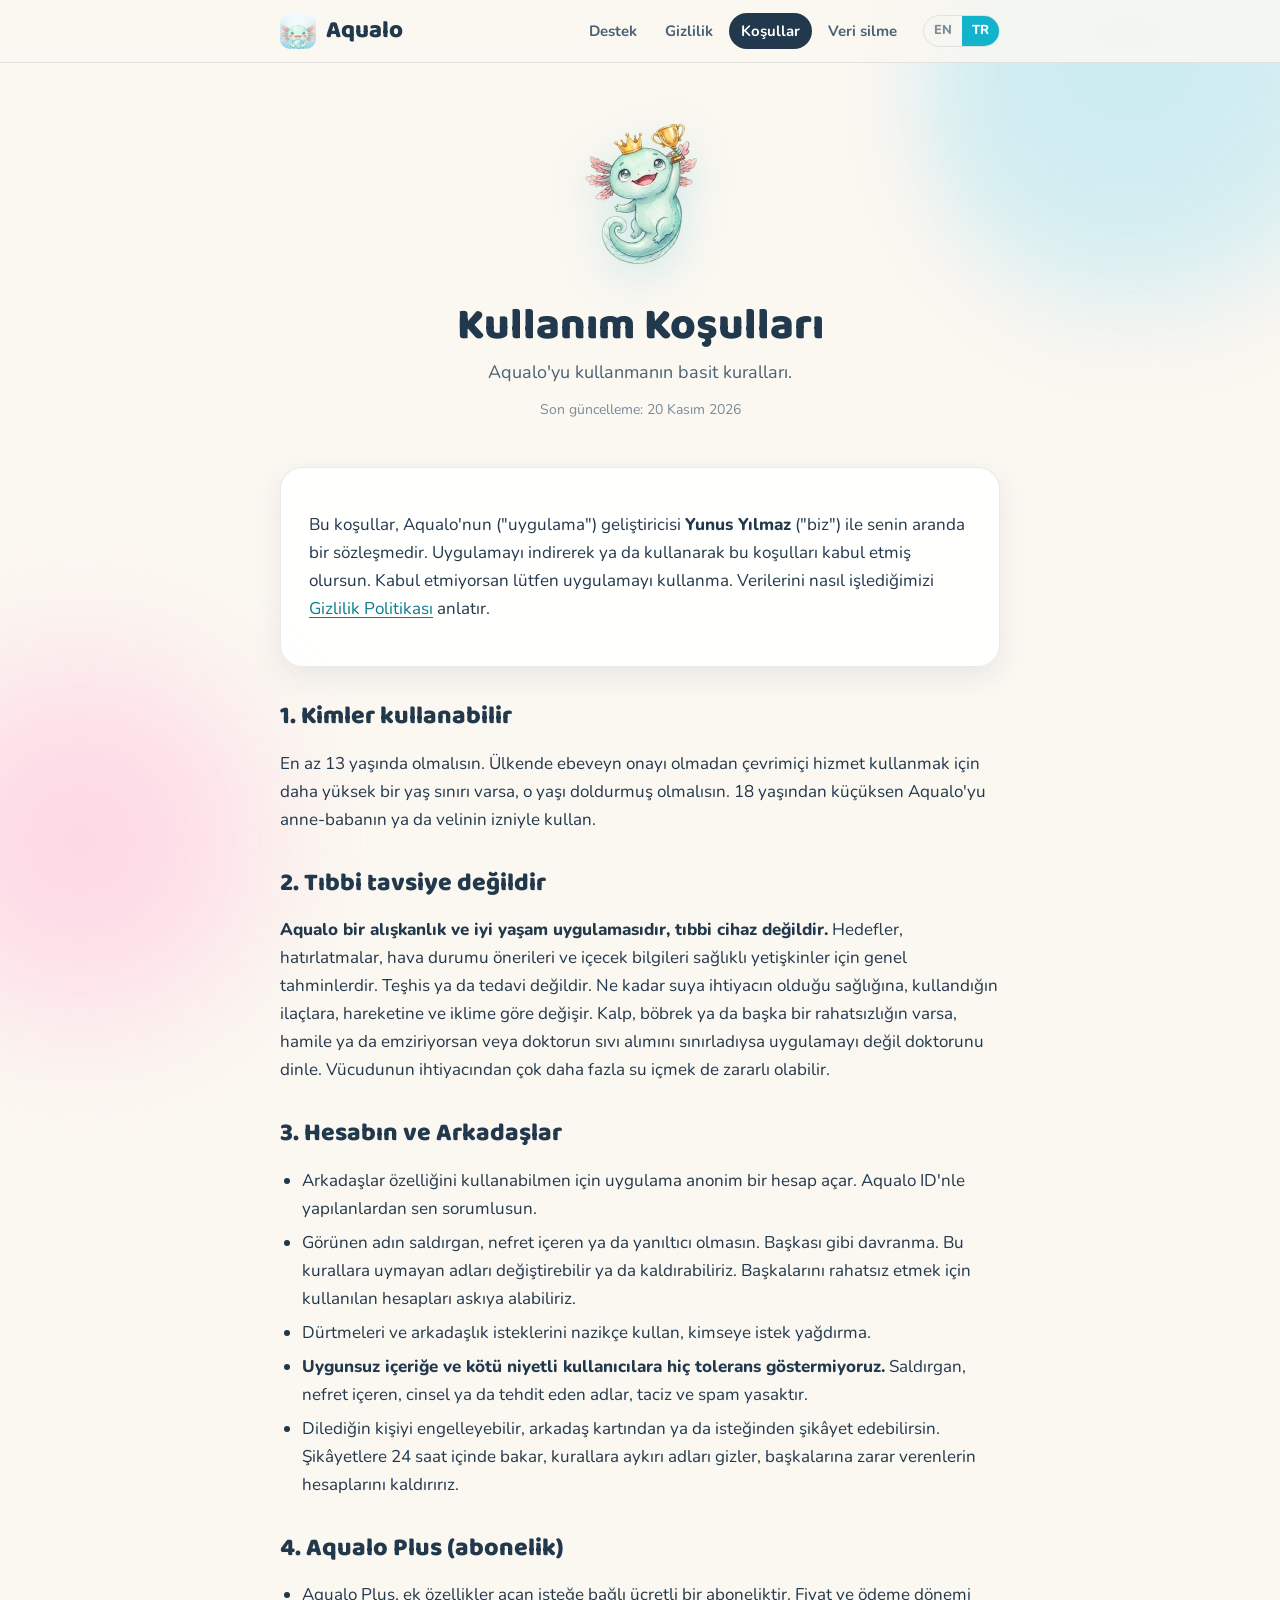
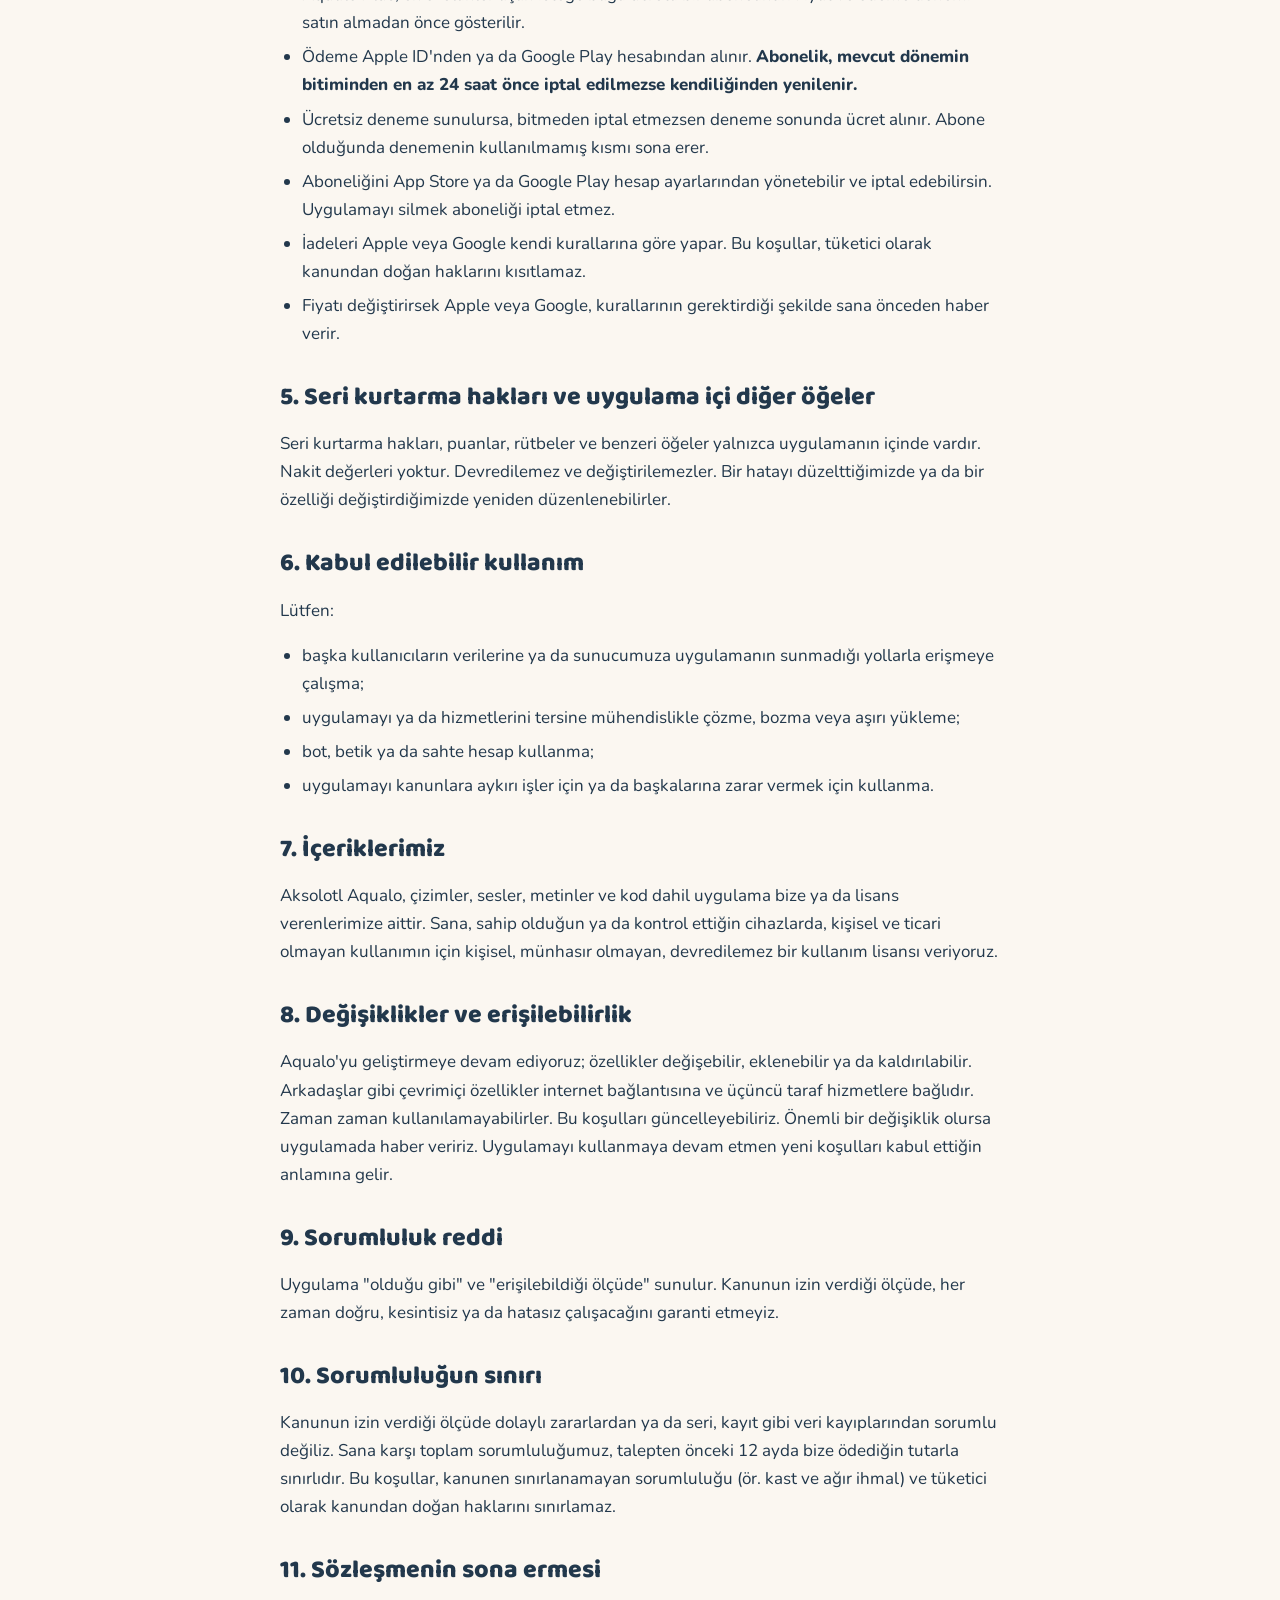
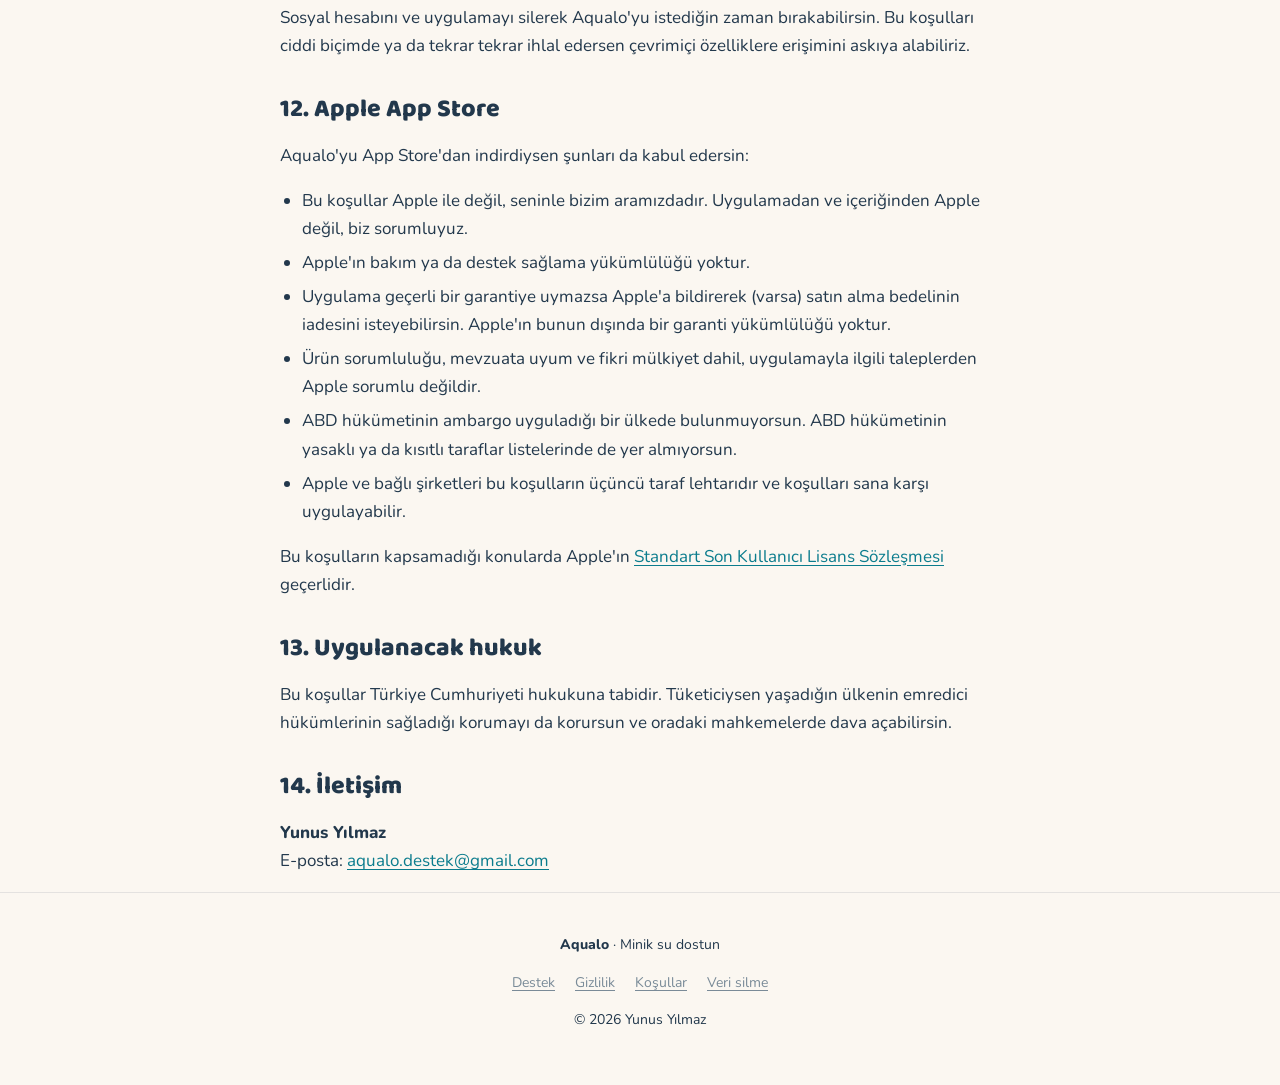
<file: tr/terms.html>
<!doctype html>
<html lang="tr">
<head>
<meta charset="utf-8">
<meta name="viewport" content="width=device-width, initial-scale=1">
<title>Kullanım Koşulları · Aqualo</title>
<meta name="description" content="Aqualo&#x27;yu kullanmanın basit kuralları.">
<meta name="theme-color" content="#FBF7F1">
<link rel="icon" type="image/png" href="../assets/favicon.png">
<link rel="apple-touch-icon" href="../assets/apple-touch-icon.png">
<link rel="alternate" hreflang="en" href="https://mmaskedman.github.io/aqualo/terms.html">
<link rel="alternate" hreflang="tr" href="https://mmaskedman.github.io/aqualo/tr/terms.html">
<link rel="preconnect" href="https://fonts.googleapis.com">
<link rel="preconnect" href="https://fonts.gstatic.com" crossorigin>
<link href="https://fonts.googleapis.com/css2?family=Baloo+2:wght@700;800&family=Nunito:wght@400;700;800&display=swap" rel="stylesheet">
<link rel="stylesheet" href="../assets/style.css">
</head>
<body>
<header class="top">
  <div class="wrap">
    <a class="brand" href="./"><img src="../assets/icon-96.png" alt="">Aqualo</a>
    <nav class="links"><a href="./">Destek</a><a href="privacy.html">Gizlilik</a><a href="terms.html" aria-current="page">Koşullar</a><a href="delete.html">Veri silme</a></nav>
    <span class="lang"><a href="../terms.html" class="" hreflang="en">EN</a><a href="terms.html" class="on" hreflang="tr">TR</a></span>
  </div>
</header>
<main class="wrap">
  <section class="hero">
    <img class="mascot" src="../assets/mascot-proud.webp" alt="" width="360" height="360">
    <h1>Kullanım Koşulları</h1>
    <p class="lead">Aqualo&#x27;yu kullanmanın basit kuralları.</p>
    <p class="updated">Son güncelleme: 20 Kasım 2026</p>
  </section>
<div class="card">
<p>Bu koşullar, Aqualo'nun ("uygulama") geliştiricisi <strong>Yunus Yılmaz</strong> ("biz") ile senin aranda bir sözleşmedir. Uygulamayı indirerek ya da kullanarak bu koşulları kabul etmiş olursun. Kabul etmiyorsan lütfen uygulamayı kullanma. Verilerini nasıl işlediğimizi <a href="privacy.html">Gizlilik Politikası</a> anlatır.</p>
</div>

<h2>1. Kimler kullanabilir</h2>
<p>En az 13 yaşında olmalısın. Ülkende ebeveyn onayı olmadan çevrimiçi hizmet kullanmak için daha yüksek bir yaş sınırı varsa, o yaşı doldurmuş olmalısın. 18 yaşından küçüksen Aqualo'yu anne-babanın ya da velinin izniyle kullan.</p>

<h2>2. Tıbbi tavsiye değildir</h2>
<p><strong>Aqualo bir alışkanlık ve iyi yaşam uygulamasıdır, tıbbi cihaz değildir.</strong> Hedefler, hatırlatmalar, hava durumu önerileri ve içecek bilgileri sağlıklı yetişkinler için genel tahminlerdir. Teşhis ya da tedavi değildir. Ne kadar suya ihtiyacın olduğu sağlığına, kullandığın ilaçlara, hareketine ve iklime göre değişir. Kalp, böbrek ya da başka bir rahatsızlığın varsa, hamile ya da emziriyorsan veya doktorun sıvı alımını sınırladıysa uygulamayı değil doktorunu dinle. Vücudunun ihtiyacından çok daha fazla su içmek de zararlı olabilir.</p>

<h2>3. Hesabın ve Arkadaşlar</h2>
<ul>
  <li>Arkadaşlar özelliğini kullanabilmen için uygulama anonim bir hesap açar. Aqualo ID'nle yapılanlardan sen sorumlusun.</li>
  <li>Görünen adın saldırgan, nefret içeren ya da yanıltıcı olmasın. Başkası gibi davranma. Bu kurallara uymayan adları değiştirebilir ya da kaldırabiliriz. Başkalarını rahatsız etmek için kullanılan hesapları askıya alabiliriz.</li>
  <li>Dürtmeleri ve arkadaşlık isteklerini nazikçe kullan, kimseye istek yağdırma.</li>
  <li><strong>Uygunsuz içeriğe ve kötü niyetli kullanıcılara hiç tolerans göstermiyoruz.</strong> Saldırgan, nefret içeren, cinsel ya da tehdit eden adlar, taciz ve spam yasaktır.</li>
  <li>Dilediğin kişiyi engelleyebilir, arkadaş kartından ya da isteğinden şikâyet edebilirsin. Şikâyetlere 24 saat içinde bakar, kurallara aykırı adları gizler, başkalarına zarar verenlerin hesaplarını kaldırırız.</li>
</ul>

<h2>4. Aqualo Plus (abonelik)</h2>
<ul>
  <li>Aqualo Plus, ek özellikler açan isteğe bağlı ücretli bir aboneliktir. Fiyat ve ödeme dönemi satın almadan önce gösterilir.</li>
  <li>Ödeme Apple ID'nden ya da Google Play hesabından alınır. <strong>Abonelik, mevcut dönemin bitiminden en az 24 saat önce iptal edilmezse kendiliğinden yenilenir.</strong></li>
  <li>Ücretsiz deneme sunulursa, bitmeden iptal etmezsen deneme sonunda ücret alınır. Abone olduğunda denemenin kullanılmamış kısmı sona erer.</li>
  <li>Aboneliğini App Store ya da Google Play hesap ayarlarından yönetebilir ve iptal edebilirsin. Uygulamayı silmek aboneliği iptal etmez.</li>
  <li>İadeleri Apple veya Google kendi kurallarına göre yapar. Bu koşullar, tüketici olarak kanundan doğan haklarını kısıtlamaz.</li>
  <li>Fiyatı değiştirirsek Apple veya Google, kurallarının gerektirdiği şekilde sana önceden haber verir.</li>
</ul>

<h2>5. Seri kurtarma hakları ve uygulama içi diğer öğeler</h2>
<p>Seri kurtarma hakları, puanlar, rütbeler ve benzeri öğeler yalnızca uygulamanın içinde vardır. Nakit değerleri yoktur. Devredilemez ve değiştirilemezler. Bir hatayı düzelttiğimizde ya da bir özelliği değiştirdiğimizde yeniden düzenlenebilirler.</p>

<h2>6. Kabul edilebilir kullanım</h2>
<p>Lütfen:</p>
<ul>
  <li>başka kullanıcıların verilerine ya da sunucumuza uygulamanın sunmadığı yollarla erişmeye çalışma;</li>
  <li>uygulamayı ya da hizmetlerini tersine mühendislikle çözme, bozma veya aşırı yükleme;</li>
  <li>bot, betik ya da sahte hesap kullanma;</li>
  <li>uygulamayı kanunlara aykırı işler için ya da başkalarına zarar vermek için kullanma.</li>
</ul>

<h2>7. İçeriklerimiz</h2>
<p>Aksolotl Aqualo, çizimler, sesler, metinler ve kod dahil uygulama bize ya da lisans verenlerimize aittir. Sana, sahip olduğun ya da kontrol ettiğin cihazlarda, kişisel ve ticari olmayan kullanımın için kişisel, münhasır olmayan, devredilemez bir kullanım lisansı veriyoruz.</p>

<h2>8. Değişiklikler ve erişilebilirlik</h2>
<p>Aqualo'yu geliştirmeye devam ediyoruz; özellikler değişebilir, eklenebilir ya da kaldırılabilir. Arkadaşlar gibi çevrimiçi özellikler internet bağlantısına ve üçüncü taraf hizmetlere bağlıdır. Zaman zaman kullanılamayabilirler. Bu koşulları güncelleyebiliriz. Önemli bir değişiklik olursa uygulamada haber veririz. Uygulamayı kullanmaya devam etmen yeni koşulları kabul ettiğin anlamına gelir.</p>

<h2>9. Sorumluluk reddi</h2>
<p>Uygulama "olduğu gibi" ve "erişilebildiği ölçüde" sunulur. Kanunun izin verdiği ölçüde, her zaman doğru, kesintisiz ya da hatasız çalışacağını garanti etmeyiz.</p>

<h2>10. Sorumluluğun sınırı</h2>
<p>Kanunun izin verdiği ölçüde dolaylı zararlardan ya da seri, kayıt gibi veri kayıplarından sorumlu değiliz. Sana karşı toplam sorumluluğumuz, talepten önceki 12 ayda bize ödediğin tutarla sınırlıdır. Bu koşullar, kanunen sınırlanamayan sorumluluğu (ör. kast ve ağır ihmal) ve tüketici olarak kanundan doğan haklarını sınırlamaz.</p>

<h2>11. Sözleşmenin sona ermesi</h2>
<p>Sosyal hesabını ve uygulamayı silerek Aqualo'yu istediğin zaman bırakabilirsin. Bu koşulları ciddi biçimde ya da tekrar tekrar ihlal edersen çevrimiçi özelliklere erişimini askıya alabiliriz.</p>

<h2>12. Apple App Store</h2>
<p>Aqualo'yu App Store'dan indirdiysen şunları da kabul edersin:</p>
<ul>
  <li>Bu koşullar Apple ile değil, seninle bizim aramızdadır. Uygulamadan ve içeriğinden Apple değil, biz sorumluyuz.</li>
  <li>Apple'ın bakım ya da destek sağlama yükümlülüğü yoktur.</li>
  <li>Uygulama geçerli bir garantiye uymazsa Apple'a bildirerek (varsa) satın alma bedelinin iadesini isteyebilirsin. Apple'ın bunun dışında bir garanti yükümlülüğü yoktur.</li>
  <li>Ürün sorumluluğu, mevzuata uyum ve fikri mülkiyet dahil, uygulamayla ilgili taleplerden Apple sorumlu değildir.</li>
  <li>ABD hükümetinin ambargo uyguladığı bir ülkede bulunmuyorsun. ABD hükümetinin yasaklı ya da kısıtlı taraflar listelerinde de yer almıyorsun.</li>
  <li>Apple ve bağlı şirketleri bu koşulların üçüncü taraf lehtarıdır ve koşulları sana karşı uygulayabilir.</li>
</ul>
<p>Bu koşulların kapsamadığı konularda Apple'ın <a href="https://www.apple.com/legal/internet-services/itunes/dev/stdeula/" rel="noopener">Standart Son Kullanıcı Lisans Sözleşmesi</a> geçerlidir.</p>

<h2>13. Uygulanacak hukuk</h2>
<p>Bu koşullar Türkiye Cumhuriyeti hukukuna tabidir. Tüketiciysen yaşadığın ülkenin emredici hükümlerinin sağladığı korumayı da korursun ve oradaki mahkemelerde dava açabilirsin.</p>

<h2>14. İletişim</h2>
<p><strong>Yunus Yılmaz</strong><br>
E-posta: <a href="mailto:aqualo.destek@gmail.com">aqualo.destek@gmail.com</a></p>
</main>
<footer>
  <div class="wrap">
    <p><strong>Aqualo</strong> · Minik su dostun</p>
    <p><a href="./">Destek</a> <a href="privacy.html">Gizlilik</a> <a href="terms.html">Koşullar</a> <a href="delete.html">Veri silme</a></p>
    <p>© 2026 Yunus Yılmaz</p>
  </div>
</footer>
</body>
</html>
</file>
<file: assets/style.css>
/* Aqualo — web sayfaları (destek, gizlilik, koşullar, veri silme)
   Suluboya, pastel, sakin. Uygulamanın paletinden. */

:root {
  --paper: #FBF7F1;
  --card: #FFFFFFE6;
  --ink: #22384C;
  --ink-soft: #4A6275;
  --muted: #7A8B98;
  --aqua: #14B3CC;
  --aqua-deep: #0B7C8D;
  --pink: #FF8CC2;
  --lilac: #8E6CF0;
  --line: rgba(34, 56, 76, 0.10);
  --shadow: 0 10px 30px rgba(34, 56, 76, 0.08);
  --radius: 22px;
}

* { box-sizing: border-box; }

html { -webkit-text-size-adjust: 100%; scroll-behavior: smooth; }

body {
  margin: 0;
  background: var(--paper);
  color: var(--ink);
  font-family: 'Nunito', system-ui, -apple-system, 'Segoe UI', Roboto, sans-serif;
  font-size: 17px;
  line-height: 1.65;
  min-height: 100vh;
  position: relative;
  overflow-x: hidden;
}

/* Suluboya lekeler */
body::before, body::after {
  content: '';
  position: fixed;
  z-index: -1;
  border-radius: 50%;
  filter: blur(40px);
  opacity: 0.55;
  pointer-events: none;
}
body::before {
  width: 520px; height: 520px; top: -160px; right: -160px;
  background: radial-gradient(circle at 40% 40%, #9FE3F0, #B6E6F2 45%, transparent 70%);
}
body::after {
  width: 480px; height: 480px; bottom: -180px; left: -160px;
  background: radial-gradient(circle at 50% 50%, #FFB9D8, #FFD6E4 45%, transparent 70%);
}

a { color: var(--aqua-deep); text-underline-offset: 3px; }
a:hover { color: var(--lilac); }

.wrap { max-width: 760px; margin: 0 auto; padding: 0 20px; }

/* ── Üst çubuk ── */
header.top {
  position: sticky; top: 0; z-index: 10;
  background: rgba(251, 247, 241, 0.86);
  backdrop-filter: saturate(1.4) blur(10px);
  -webkit-backdrop-filter: saturate(1.4) blur(10px);
  border-bottom: 1px solid var(--line);
}
header.top .wrap {
  display: flex; align-items: center; gap: 14px;
  min-height: 62px; flex-wrap: wrap; padding-top: 8px; padding-bottom: 8px;
}
.brand {
  display: flex; align-items: center; gap: 10px;
  text-decoration: none; color: var(--ink);
  font-family: 'Baloo 2', 'Nunito', sans-serif; font-weight: 800; font-size: 24px;
}
.brand img { width: 36px; height: 36px; border-radius: 10px; }
nav.links { display: flex; gap: 4px; flex-wrap: wrap; margin-left: auto; }
nav.links a {
  text-decoration: none; color: var(--ink-soft);
  font-weight: 700; font-size: 15px;
  padding: 6px 12px; border-radius: 999px;
}
nav.links a:hover { background: rgba(20, 179, 204, 0.10); color: var(--aqua-deep); }
nav.links a[aria-current="page"] { background: var(--ink); color: #fff; }
.lang {
  display: inline-flex; border: 1px solid var(--line); border-radius: 999px; overflow: hidden;
  font-size: 13px; font-weight: 800;
}
.lang a { text-decoration: none; color: var(--muted); padding: 4px 10px; }
.lang a.on { background: var(--aqua); color: #fff; }

/* ── Başlık bölümü ── */
.hero { text-align: center; padding: 42px 0 10px; }
.hero img.mascot { width: 180px; height: auto; filter: drop-shadow(0 12px 22px rgba(20, 179, 204, 0.18)); }
.hero h1 {
  font-family: 'Baloo 2', 'Nunito', sans-serif; font-weight: 800;
  font-size: clamp(32px, 6vw, 44px); line-height: 1.1; margin: 8px 0 8px;
}
.hero p.lead { color: var(--ink-soft); font-size: 18px; margin: 0 auto; max-width: 560px; }
.updated { color: var(--muted); font-size: 14px; margin-top: 10px; }

/* ── İçerik ── */
main { padding-bottom: 40px; }
.card {
  background: var(--card);
  border: 1px solid var(--line);
  border-radius: var(--radius);
  box-shadow: var(--shadow);
  padding: 26px 28px;
  margin: 22px 0;
}
.card.summary {
  background: linear-gradient(135deg, rgba(159, 227, 240, 0.35), rgba(255, 214, 228, 0.35)), #fff;
}
.card.summary h2 { margin-top: 0; }
.card.summary ul { padding-left: 0; list-style: none; }
.card.summary li { padding-left: 30px; position: relative; margin: 10px 0; }
.card.summary li::before { content: '💧'; position: absolute; left: 0; top: 0; }

h2 {
  font-family: 'Baloo 2', 'Nunito', sans-serif; font-weight: 800;
  font-size: 25px; line-height: 1.25; margin: 34px 0 8px;
}
.card > h2:first-child { margin-top: 0; }
h3 { font-size: 18px; margin: 22px 0 6px; }
p, li { color: var(--ink); }
ul { padding-left: 22px; }
li { margin: 6px 0; }
strong { font-weight: 800; }
.muted { color: var(--muted); }
.note { color: var(--ink-soft); font-size: 15px; }

table { width: 100%; border-collapse: collapse; margin: 10px 0 4px; font-size: 15px; }
th, td { text-align: left; vertical-align: top; padding: 10px 8px; border-bottom: 1px solid var(--line); }
th { font-weight: 800; color: var(--ink-soft); font-size: 13px; text-transform: uppercase; letter-spacing: .04em; }

.toc { columns: 2; column-gap: 28px; padding-left: 20px; font-size: 15px; }
.toc li { break-inside: avoid; }

/* ── Düğmeler ── */
.btn {
  display: inline-flex; align-items: center; gap: 10px;
  background: var(--aqua); color: #fff !important; text-decoration: none;
  font-weight: 800; font-size: 17px;
  padding: 14px 24px; border-radius: 999px;
  box-shadow: 0 8px 20px rgba(20, 179, 204, 0.28);
}
.btn:hover { background: var(--aqua-deep); }
.center { text-align: center; }

/* ── SSS ── */
details {
  background: var(--card); border: 1px solid var(--line); border-radius: 18px;
  padding: 0 20px; margin: 12px 0; box-shadow: var(--shadow);
}
details summary {
  cursor: pointer; list-style: none; font-weight: 800; font-size: 17px;
  padding: 16px 28px 16px 0; position: relative;
}
details summary::-webkit-details-marker { display: none; }
details summary::after {
  content: '+'; position: absolute; right: 0; top: 12px;
  font-size: 24px; color: var(--aqua); font-weight: 800;
}
details[open] summary::after { content: '–'; }
details > div { padding: 0 0 16px; }

.steps { counter-reset: s; list-style: none; padding-left: 0; }
.steps li { counter-increment: s; padding-left: 44px; position: relative; margin: 14px 0; }
.steps li::before {
  content: counter(s); position: absolute; left: 0; top: 0;
  width: 30px; height: 30px; border-radius: 50%;
  background: var(--aqua); color: #fff; font-weight: 800;
  display: grid; place-items: center; font-size: 15px;
}

/* ── Alt bilgi ── */
footer {
  border-top: 1px solid var(--line); padding: 26px 0 40px;
  color: var(--muted); font-size: 14px; text-align: center;
}
footer a { color: var(--muted); margin: 0 8px; }

@media (max-width: 620px) {
  body { font-size: 16px; }
  .card { padding: 20px 18px; }
  .toc { columns: 1; }
  header.top { position: static; }
  header.top .wrap { gap: 8px; }
  .lang { margin-left: auto; }
  nav.links {
    order: 3; margin-left: -12px; width: calc(100% + 24px);
    flex-wrap: nowrap; overflow-x: auto; scrollbar-width: none; padding: 0 12px 2px;
  }
  nav.links::-webkit-scrollbar { display: none; }
  nav.links a { white-space: nowrap; padding: 6px 9px; font-size: 14px; }
  .hero img.mascot { width: 150px; }
  table, thead, tbody, tr, th, td { display: block; }
  thead { display: none; }
  tr { border-bottom: 1px solid var(--line); padding: 8px 0; }
  td { border: 0; padding: 2px 0; }
  td:first-child { font-weight: 800; }
}
</file>
